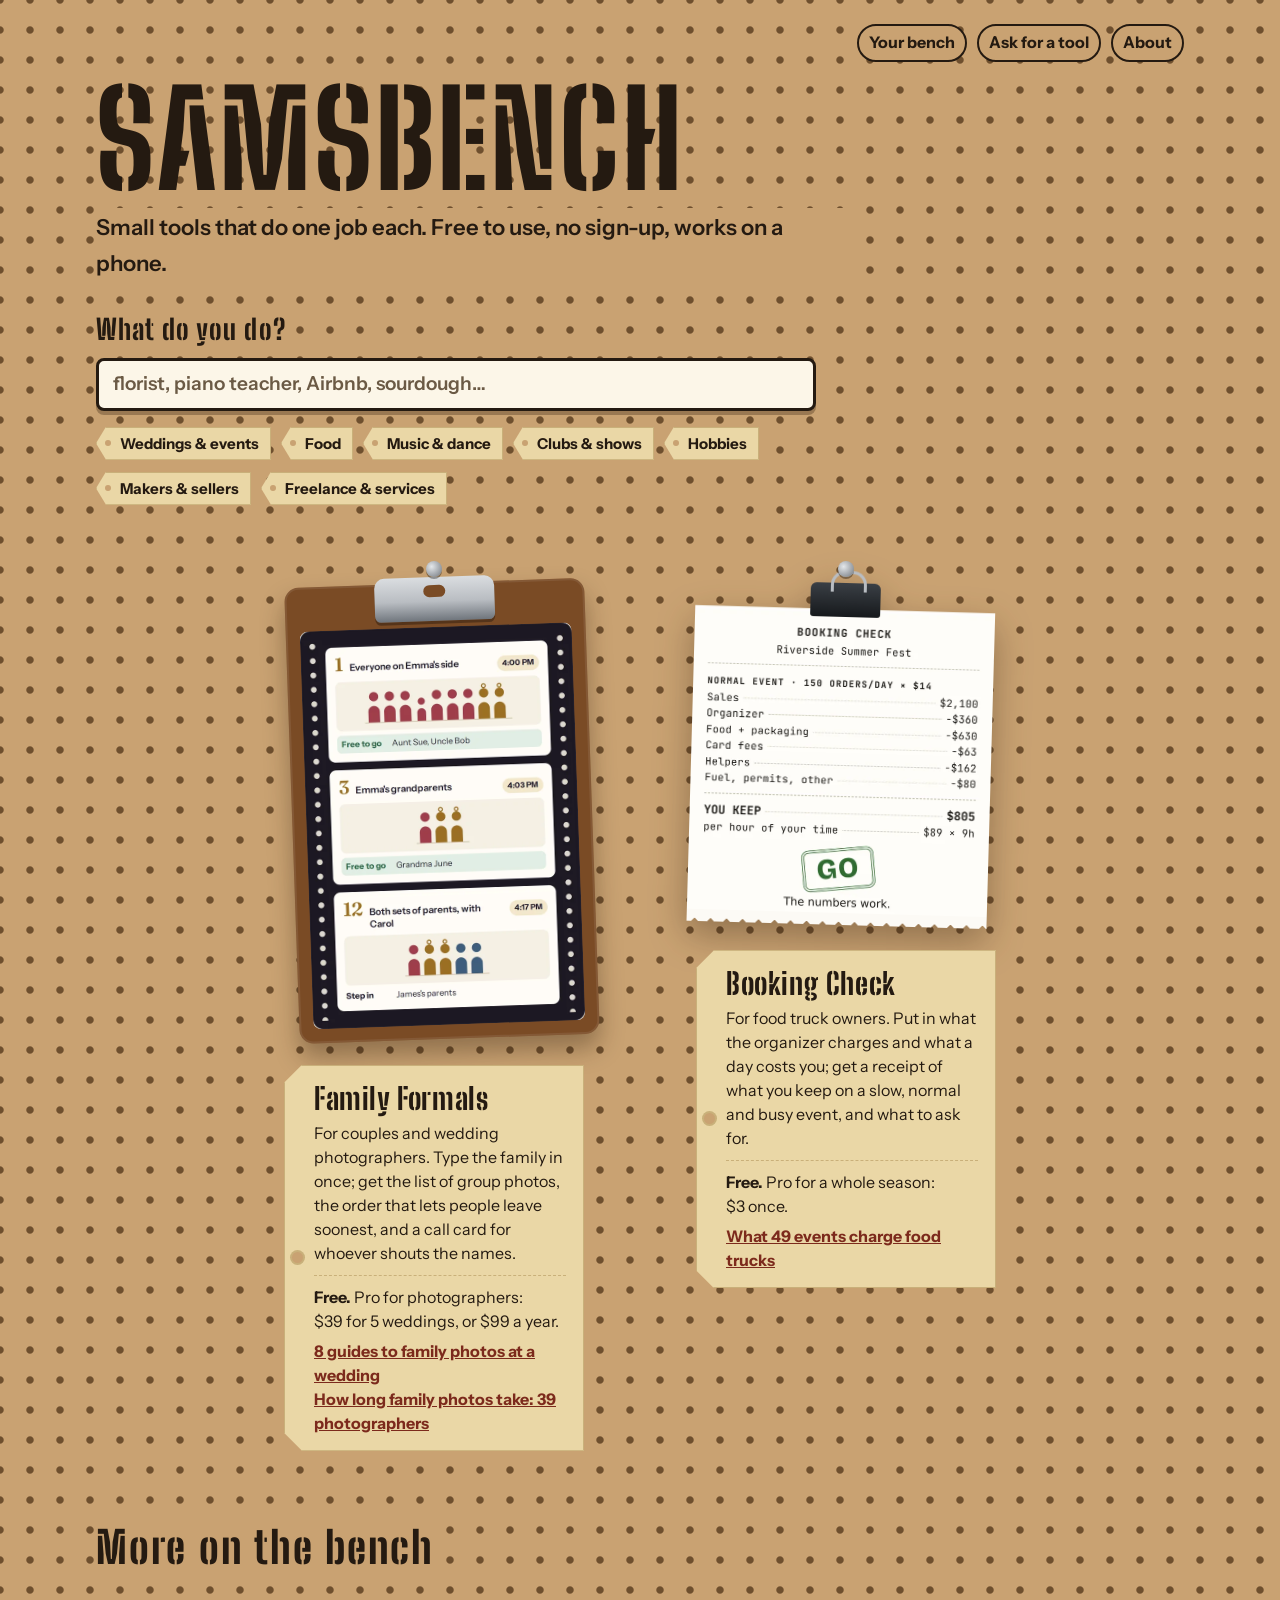
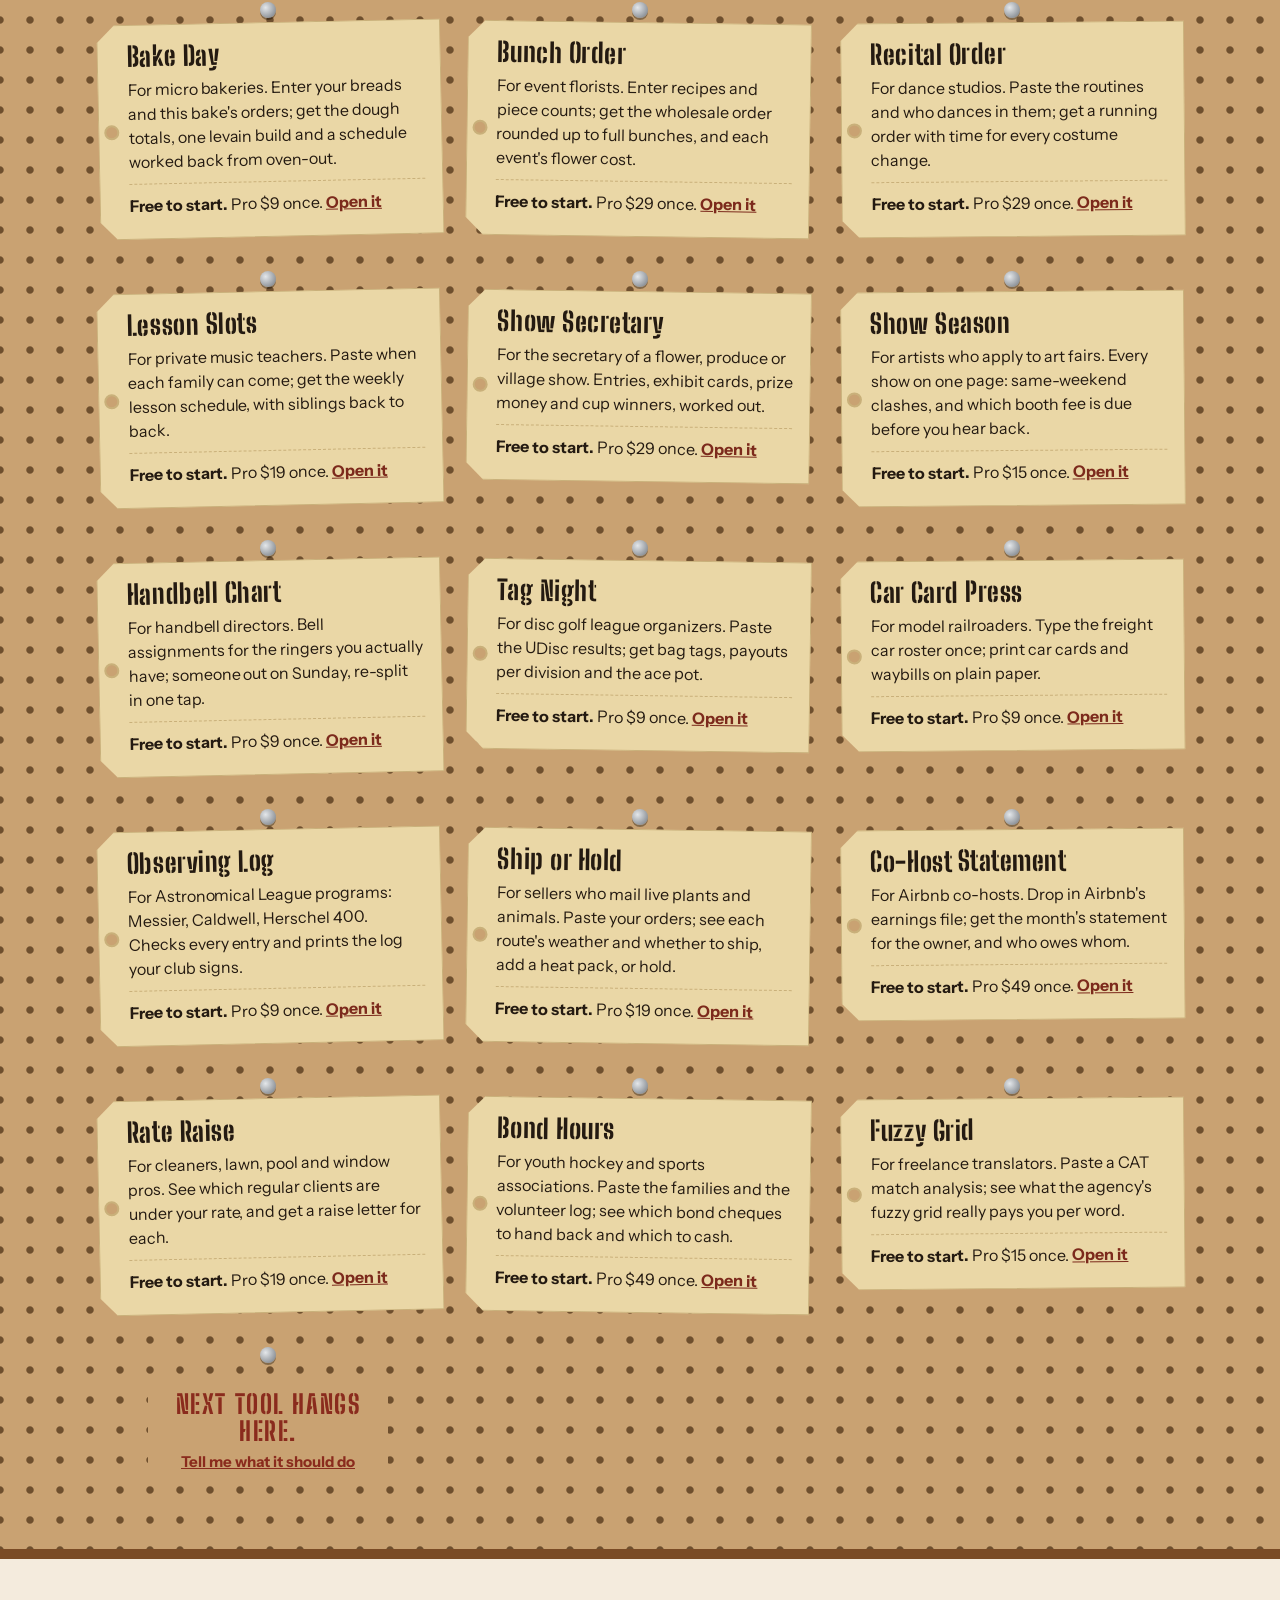
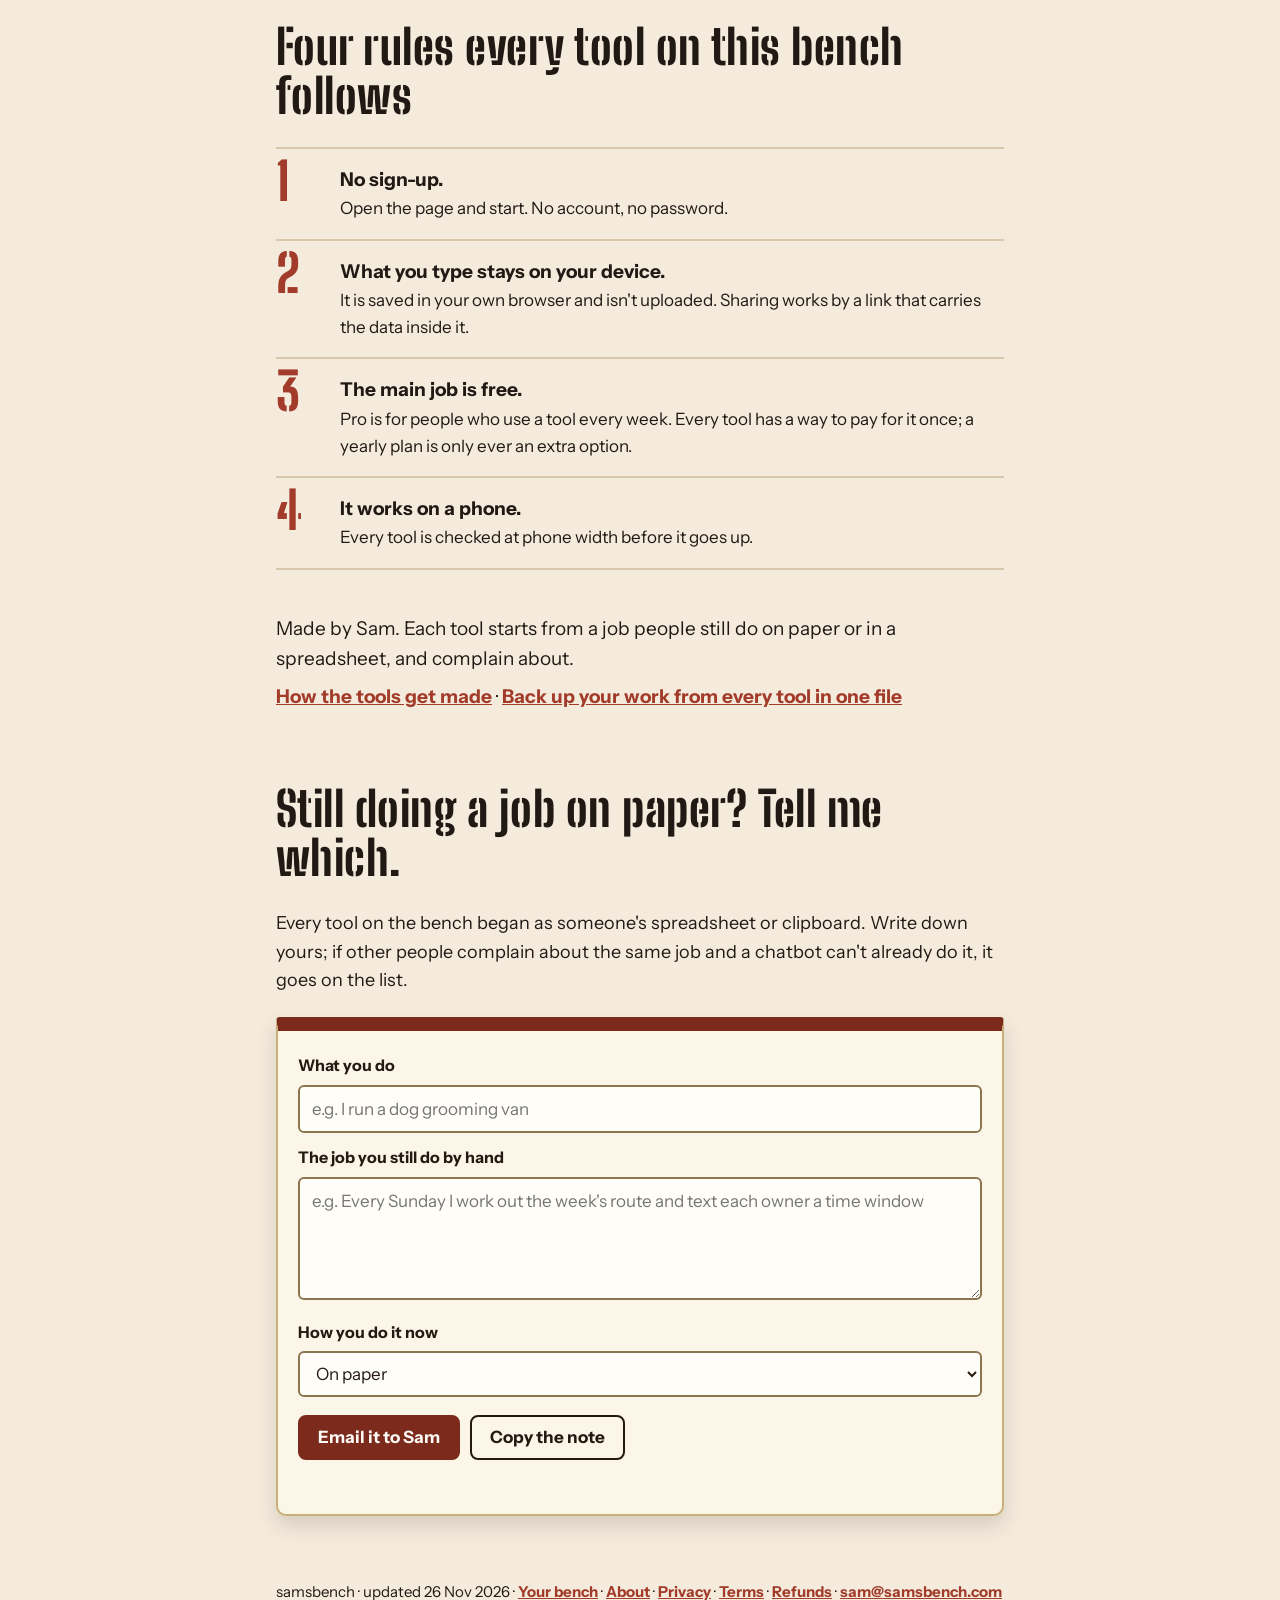
<file: index.html>
<!doctype html>
<html lang="en">
<head>
<meta charset="utf-8">
<meta name="viewport" content="width=device-width,initial-scale=1">
<title>samsbench · small tools that do one job each</title>
<meta name="description" content="Small web tools, one job each: wedding family photos, food truck bookings, micro bakery bake days, recital running orders, handbell charts, village show prize money and more. Free to start, no sign-up, works on a phone.">
<link rel="canonical" href="https://samsbench.com/">
<meta name="p:domain_verify" content="02de9fec3d98bda171ea58de4adf4663"/>
<link rel="icon" href="/favicon.ico" sizes="48x48">
<link rel="icon" href="/icon.svg" type="image/svg+xml">
<link rel="apple-touch-icon" href="/apple-touch-icon.png">
<link rel="manifest" href="/site.webmanifest">
<meta name="theme-color" content="#C9A272">
<meta property="og:type" content="website">
<meta property="og:site_name" content="samsbench">
<meta property="og:url" content="https://samsbench.com/">
<meta property="og:title" content="samsbench · small tools that do one job each">
<meta property="og:description" content="17 small web tools for wedding photographers, food trucks, micro bakeries, dance studios, show secretaries and more. Free to start, no sign-up, works on a phone.">
<meta property="og:image" content="https://samsbench.com/img/og.png">
<meta property="og:image:width" content="1200">
<meta property="og:image:height" content="630">
<meta name="twitter:card" content="summary_large_image">
<script type="application/ld+json">
{"@context":"https://schema.org","@graph":[
 {"@type":"Organization","@id":"https://samsbench.com/#org","name":"samsbench","url":"https://samsbench.com/","logo":"https://samsbench.com/icon-512.png"},
 {"@type":"WebSite","@id":"https://samsbench.com/#site","name":"samsbench","url":"https://samsbench.com/","publisher":{"@id":"https://samsbench.com/#org"},
  "potentialAction":{"@type":"SearchAction","target":{"@type":"EntryPoint","urlTemplate":"https://samsbench.com/?q={search_term_string}"},"query-input":"required name=search_term_string"}}
]}
</script>
<script src="/site.js" defer></script>
<link rel="preconnect" href="https://fonts.googleapis.com">
<link rel="preconnect" href="https://fonts.gstatic.com" crossorigin>
<link href="https://fonts.googleapis.com/css2?family=Big+Shoulders+Stencil+Display:wght@700;800&family=Instrument+Sans:wght@400;600;700&display=swap" rel="stylesheet">
<link rel="stylesheet" href="bench.css">
<script data-goatcounter="https://familyformals.goatcounter.com/count" async src="//gc.zgo.at/count.js"></script>
</head>
<body>

<header class="board">
  <div class="wrap">
    <nav class="topnav" aria-label="Site">
      <a href="/my/">Your bench</a>
      <a href="#ask">Ask for a tool</a>
      <a href="/about/">About</a>
    </nav>
    <h1 class="mark">SAMSBENCH</h1>
    <p class="lede">Small tools that do one job each. Free to use, no sign-up, works on a phone.</p>

    <p class="mine" id="mine" hidden><b>On this device:</b> <span class="mine-list"></span> <a class="mine-go" href="/my/">Your bench &rarr;</a></p>

    <form class="find" id="find" role="search" onsubmit="return false">
      <label class="find-label" for="find-q">What do you do?</label>
      <div class="find-row">
        <input id="find-q" type="search" autocomplete="off" spellcheck="false" placeholder="florist, piano teacher, Airbnb, sourdough&hellip;">
        <button type="button" id="find-clear" class="find-clear">Show all</button>
      </div>
      <div class="chips" aria-label="Filter by trade">
        <button type="button" class="chip" data-trade="weddings" aria-pressed="false">Weddings &amp; events</button>
        <button type="button" class="chip" data-trade="food" aria-pressed="false">Food</button>
        <button type="button" class="chip" data-trade="music" aria-pressed="false">Music &amp; dance</button>
        <button type="button" class="chip" data-trade="clubs" aria-pressed="false">Clubs &amp; shows</button>
        <button type="button" class="chip" data-trade="hobbies" aria-pressed="false">Hobbies</button>
        <button type="button" class="chip" data-trade="makers" aria-pressed="false">Makers &amp; sellers</button>
        <button type="button" class="chip" data-trade="services" aria-pressed="false">Freelance &amp; services</button>
      </div>
      <p class="find-status" id="find-status" role="status" aria-live="polite"></p>
    </form>

    <div class="none" id="find-none" hidden>
      <p class="paint">NOTHING ON THE BENCH FOR &ldquo;<span id="none-q"></span>&rdquo; YET</p>
      <p class="none-sub"><a href="#ask">Tell me the job you still do by hand</a>. That is how every tool here started.</p>
    </div>

    <div class="rack rack-two" data-rack>

      <div class="slot" data-tool="family-formals">
        <span class="peg" aria-hidden="true"></span>
        <a class="obj clipboard" href="https://samsbench.com/family-formals/?via=home" aria-label="Open Family Formals">
          <span class="clip" aria-hidden="true"></span>
          <img src="img/family-formals-cards.webp" width="300" height="439" alt="Family Formals call cards: photo 1, everyone on Emma's side at 4:00 PM, Aunt Sue and Uncle Bob free to go; photo 3, Emma's grandparents at 4:03 PM.">
        </a>
        <div class="tag">
          <h2><a href="https://samsbench.com/family-formals/?via=home">Family Formals</a></h2>
          <p>For couples and wedding photographers. Type the family in once; get the list of group photos, the order that lets people leave soonest, and a call card for whoever shouts the names.</p>
          <p class="price"><b>Free.</b> Pro for photographers: <span class="nw">$39 for 5 weddings,</span> or <span class="nw">$99 a year.</span></p>
          <p class="more"><a href="https://samsbench.com/family-formals/guides/">8 guides to family photos at a wedding</a></p>
          <p class="more"><a href="data/wedding-family-photo-times/">How long family photos take: 39 photographers</a></p>
        </div>
      </div>

      <div class="slot" data-tool="food-truck-event">
        <span class="peg" aria-hidden="true"></span>
        <a class="obj receipt" href="https://samsbench.com/food-truck-event/?via=home" aria-label="Open Booking Check">
          <span class="bulldog" aria-hidden="true"></span>
          <img src="img/booking-check-receipt.webp" width="300" height="304" alt="Booking Check receipt for Riverside Summer Fest: sales $2,100, organizer minus $360, you keep $805, $89 an hour over 9 hours, stamped GO.">
        </a>
        <div class="tag">
          <h2><a href="https://samsbench.com/food-truck-event/?via=home">Booking Check</a></h2>
          <p>For food truck owners. Put in what the organizer charges and what a day costs you; get a receipt of what you keep on a slow, normal and busy event, and what to ask for.</p>
          <p class="price"><b>Free.</b> Pro for a whole season: <span class="nw">$3 once.</span></p>
          <p class="more"><a href="data/food-truck-event-fees/">What 49 events charge food trucks</a></p>
        </div>
      </div>

    </div>

    <h2 class="shelf" data-hide-when-filtered>More on the bench</h2>
    <ul class="minis" data-rack>
      <li class="mini" data-tool="bake-day">
        <span class="peg" aria-hidden="true"></span>
        <div class="tag">
          <h3><a href="https://samsbench.com/bake-day/?via=home">Bake Day</a></h3>
          <p>For micro bakeries. Enter your breads and this bake's orders; get the dough totals, one levain build and a schedule worked back from oven-out.</p>
          <p class="price"><b>Free to start.</b> Pro <span class="nw">$9 once.</span> <a href="https://samsbench.com/bake-day/?via=home">Open it</a></p>
        </div>
      </li>
      <li class="mini" data-tool="bunch-order">
        <span class="peg" aria-hidden="true"></span>
        <div class="tag">
          <h3><a href="https://samsbench.com/bunch-order/?via=home">Bunch Order</a></h3>
          <p>For event florists. Enter recipes and piece counts; get the wholesale order rounded up to full bunches, and each event's flower cost.</p>
          <p class="price"><b>Free to start.</b> Pro <span class="nw">$29 once.</span> <a href="https://samsbench.com/bunch-order/?via=home">Open it</a></p>
        </div>
      </li>
      <li class="mini" data-tool="recital-order">
        <span class="peg" aria-hidden="true"></span>
        <div class="tag">
          <h3><a href="https://samsbench.com/recital-order/?via=home">Recital Order</a></h3>
          <p>For dance studios. Paste the routines and who dances in them; get a running order with time for every costume change.</p>
          <p class="price"><b>Free to start.</b> Pro <span class="nw">$29 once.</span> <a href="https://samsbench.com/recital-order/?via=home">Open it</a></p>
        </div>
      </li>
      <li class="mini" data-tool="lesson-slots">
        <span class="peg" aria-hidden="true"></span>
        <div class="tag">
          <h3><a href="https://samsbench.com/lesson-slots/?via=home">Lesson Slots</a></h3>
          <p>For private music teachers. Paste when each family can come; get the weekly lesson schedule, with siblings back to back.</p>
          <p class="price"><b>Free to start.</b> Pro <span class="nw">$19 once.</span> <a href="https://samsbench.com/lesson-slots/?via=home">Open it</a></p>
        </div>
      </li>
      <li class="mini" data-tool="show-secretary">
        <span class="peg" aria-hidden="true"></span>
        <div class="tag">
          <h3><a href="https://samsbench.com/show-secretary/?via=home">Show Secretary</a></h3>
          <p>For the secretary of a flower, produce or village show. Entries, exhibit cards, prize money and cup winners, worked out.</p>
          <p class="price"><b>Free to start.</b> Pro <span class="nw">$29 once.</span> <a href="https://samsbench.com/show-secretary/?via=home">Open it</a></p>
        </div>
      </li>
      <li class="mini" data-tool="fair-season">
        <span class="peg" aria-hidden="true"></span>
        <div class="tag">
          <h3><a href="https://samsbench.com/fair-season/?via=home">Show Season</a></h3>
          <p>For artists who apply to art fairs. Every show on one page: same-weekend clashes, and which booth fee is due before you hear back.</p>
          <p class="price"><b>Free to start.</b> Pro <span class="nw">$15 once.</span> <a href="https://samsbench.com/fair-season/?via=home">Open it</a></p>
        </div>
      </li>
      <li class="mini" data-tool="handbell-chart">
        <span class="peg" aria-hidden="true"></span>
        <div class="tag">
          <h3><a href="https://samsbench.com/handbell-chart/?via=home">Handbell Chart</a></h3>
          <p>For handbell directors. Bell assignments for the ringers you actually have; someone out on Sunday, re-split in one tap.</p>
          <p class="price"><b>Free to start.</b> Pro <span class="nw">$9 once.</span> <a href="https://samsbench.com/handbell-chart/?via=home">Open it</a></p>
        </div>
      </li>
      <li class="mini" data-tool="discgolf-league">
        <span class="peg" aria-hidden="true"></span>
        <div class="tag">
          <h3><a href="https://samsbench.com/discgolf-league/?via=home">Tag Night</a></h3>
          <p>For disc golf league organizers. Paste the UDisc results; get bag tags, payouts per division and the ace pot.</p>
          <p class="price"><b>Free to start.</b> Pro <span class="nw">$9 once.</span> <a href="https://samsbench.com/discgolf-league/?via=home">Open it</a></p>
        </div>
      </li>
      <li class="mini" data-tool="car-cards">
        <span class="peg" aria-hidden="true"></span>
        <div class="tag">
          <h3><a href="https://samsbench.com/car-cards/?via=home">Car Card Press</a></h3>
          <p>For model railroaders. Type the freight car roster once; print car cards and waybills on plain paper.</p>
          <p class="price"><b>Free to start.</b> Pro <span class="nw">$9 once.</span> <a href="https://samsbench.com/car-cards/?via=home">Open it</a></p>
        </div>
      </li>
      <li class="mini" data-tool="observing-log">
        <span class="peg" aria-hidden="true"></span>
        <div class="tag">
          <h3><a href="https://samsbench.com/observing-log/?via=home">Observing Log</a></h3>
          <p>For Astronomical League programs: Messier, Caldwell, Herschel 400. Checks every entry and prints the log your club signs.</p>
          <p class="price"><b>Free to start.</b> Pro <span class="nw">$9 once.</span> <a href="https://samsbench.com/observing-log/?via=home">Open it</a></p>
        </div>
      </li>
      <li class="mini" data-tool="ship-or-hold">
        <span class="peg" aria-hidden="true"></span>
        <div class="tag">
          <h3><a href="https://samsbench.com/ship-or-hold/?via=home">Ship or Hold</a></h3>
          <p>For sellers who mail live plants and animals. Paste your orders; see each route's weather and whether to ship, add a heat pack, or hold.</p>
          <p class="price"><b>Free to start.</b> Pro <span class="nw">$19 once.</span> <a href="https://samsbench.com/ship-or-hold/?via=home">Open it</a></p>
        </div>
      </li>
      <li class="mini" data-tool="cohost-statement">
        <span class="peg" aria-hidden="true"></span>
        <div class="tag">
          <h3><a href="https://samsbench.com/cohost-statement/?via=home">Co-Host Statement</a></h3>
          <p>For Airbnb co-hosts. Drop in Airbnb's earnings file; get the month's statement for the owner, and who owes whom.</p>
          <p class="price"><b>Free to start.</b> Pro <span class="nw">$49 once.</span> <a href="https://samsbench.com/cohost-statement/?via=home">Open it</a></p>
        </div>
      </li>
      <li class="mini" data-tool="rate-raise">
        <span class="peg" aria-hidden="true"></span>
        <div class="tag">
          <h3><a href="https://samsbench.com/rate-raise/?via=home">Rate Raise</a></h3>
          <p>For cleaners, lawn, pool and window pros. See which regular clients are under your rate, and get a raise letter for each.</p>
          <p class="price"><b>Free to start.</b> Pro <span class="nw">$19 once.</span> <a href="https://samsbench.com/rate-raise/?via=home">Open it</a></p>
        </div>
      </li>
      <li class="mini" data-tool="bond-hours">
        <span class="peg" aria-hidden="true"></span>
        <div class="tag">
          <h3><a href="https://samsbench.com/bond-hours/?via=home">Bond Hours</a></h3>
          <p>For youth hockey and sports associations. Paste the families and the volunteer log; see which bond cheques to hand back and which to cash.</p>
          <p class="price"><b>Free to start.</b> Pro <span class="nw">$49 once.</span> <a href="https://samsbench.com/bond-hours/?via=home">Open it</a></p>
        </div>
      </li>
      <li class="mini" data-tool="fuzzy-grid">
        <span class="peg" aria-hidden="true"></span>
        <div class="tag">
          <h3><a href="https://samsbench.com/fuzzy-grid/?via=home">Fuzzy Grid</a></h3>
          <p>For freelance translators. Paste a CAT match analysis; see what the agency's fuzzy grid really pays you per word.</p>
          <p class="price"><b>Free to start.</b> Pro <span class="nw">$15 once.</span> <a href="https://samsbench.com/fuzzy-grid/?via=home">Open it</a></p>
        </div>
      </li>
      <li class="mini mini-empty" data-hide-when-filtered>
        <span class="peg" aria-hidden="true"></span>
        <a class="paint" href="#ask">NEXT TOOL HANGS HERE. <span class="paint-sub">Tell me what it should do</span></a>
      </li>
    </ul>
  </div>
</header>

<main class="paper">
  <div class="wrap narrow">
    <h2 class="h">Four rules every tool on this bench follows</h2>
    <ol class="rules">
      <li><b>No sign-up.</b> Open the page and start. No account, no password.</li>
      <li><b>What you type stays on your device.</b> It is saved in your own browser and isn't uploaded. Sharing works by a link that carries the data inside it.</li>
      <li><b>The main job is free.</b> Pro is for people who use a tool every week. Every tool has a way to pay for it once; a yearly plan is only ever an extra option.</li>
      <li><b>It works on a phone.</b> Every tool is checked at phone width before it goes up.</li>
    </ol>

    <div class="maker">
      <p>Made by Sam. Each tool starts from a job people still do on paper or in a spreadsheet, and complain about.</p>
      <p><a href="/about/">How the tools get made</a> · <a href="/my/">Back up your work from every tool in one file</a></p>
    </div>

    <section class="ask" id="ask" aria-labelledby="ask-h">
      <h2 class="h" id="ask-h">Still doing a job on paper? Tell me which.</h2>
      <p class="ask-lede">Every tool on the bench began as someone's spreadsheet or clipboard. Write down yours; if other people complain about the same job and a chatbot can't already do it, it goes on the list.</p>
      <form id="ask-form" class="ask-card" novalidate>
        <label for="ask-who">What you do</label>
        <input id="ask-who" maxlength="80" placeholder="e.g. I run a dog grooming van" autocomplete="organization-title">
        <label for="ask-job">The job you still do by hand</label>
        <textarea id="ask-job" rows="4" maxlength="1500" placeholder="e.g. Every Sunday I work out the week's route and text each owner a time window"></textarea>
        <label for="ask-now">How you do it now</label>
        <select id="ask-now">
          <option>On paper</option>
          <option>In a spreadsheet</option>
          <option>In an app I don't like</option>
          <option>In my head</option>
        </select>
        <div class="ask-acts">
          <button type="submit" class="btn">Email it to Sam</button>
          <button type="button" class="btn ghost" id="ask-copy">Copy the note</button>
        </div>
        <p class="ask-msg" id="ask-msg" role="status" aria-live="polite"></p>
      </form>
    </section>
  </div>
</main>

<footer class="foot">
  <div class="wrap narrow">samsbench · updated 26 Nov 2026 · <a href="/my/">Your bench</a> · <a href="/about/">About</a> · <a href="/privacy/">Privacy</a> · <a href="/terms/">Terms</a> · <a href="/refund/">Refunds</a> · <a href="mailto:sam@samsbench.com">sam@samsbench.com</a></div>
</footer>

</body>
</html>
</file>
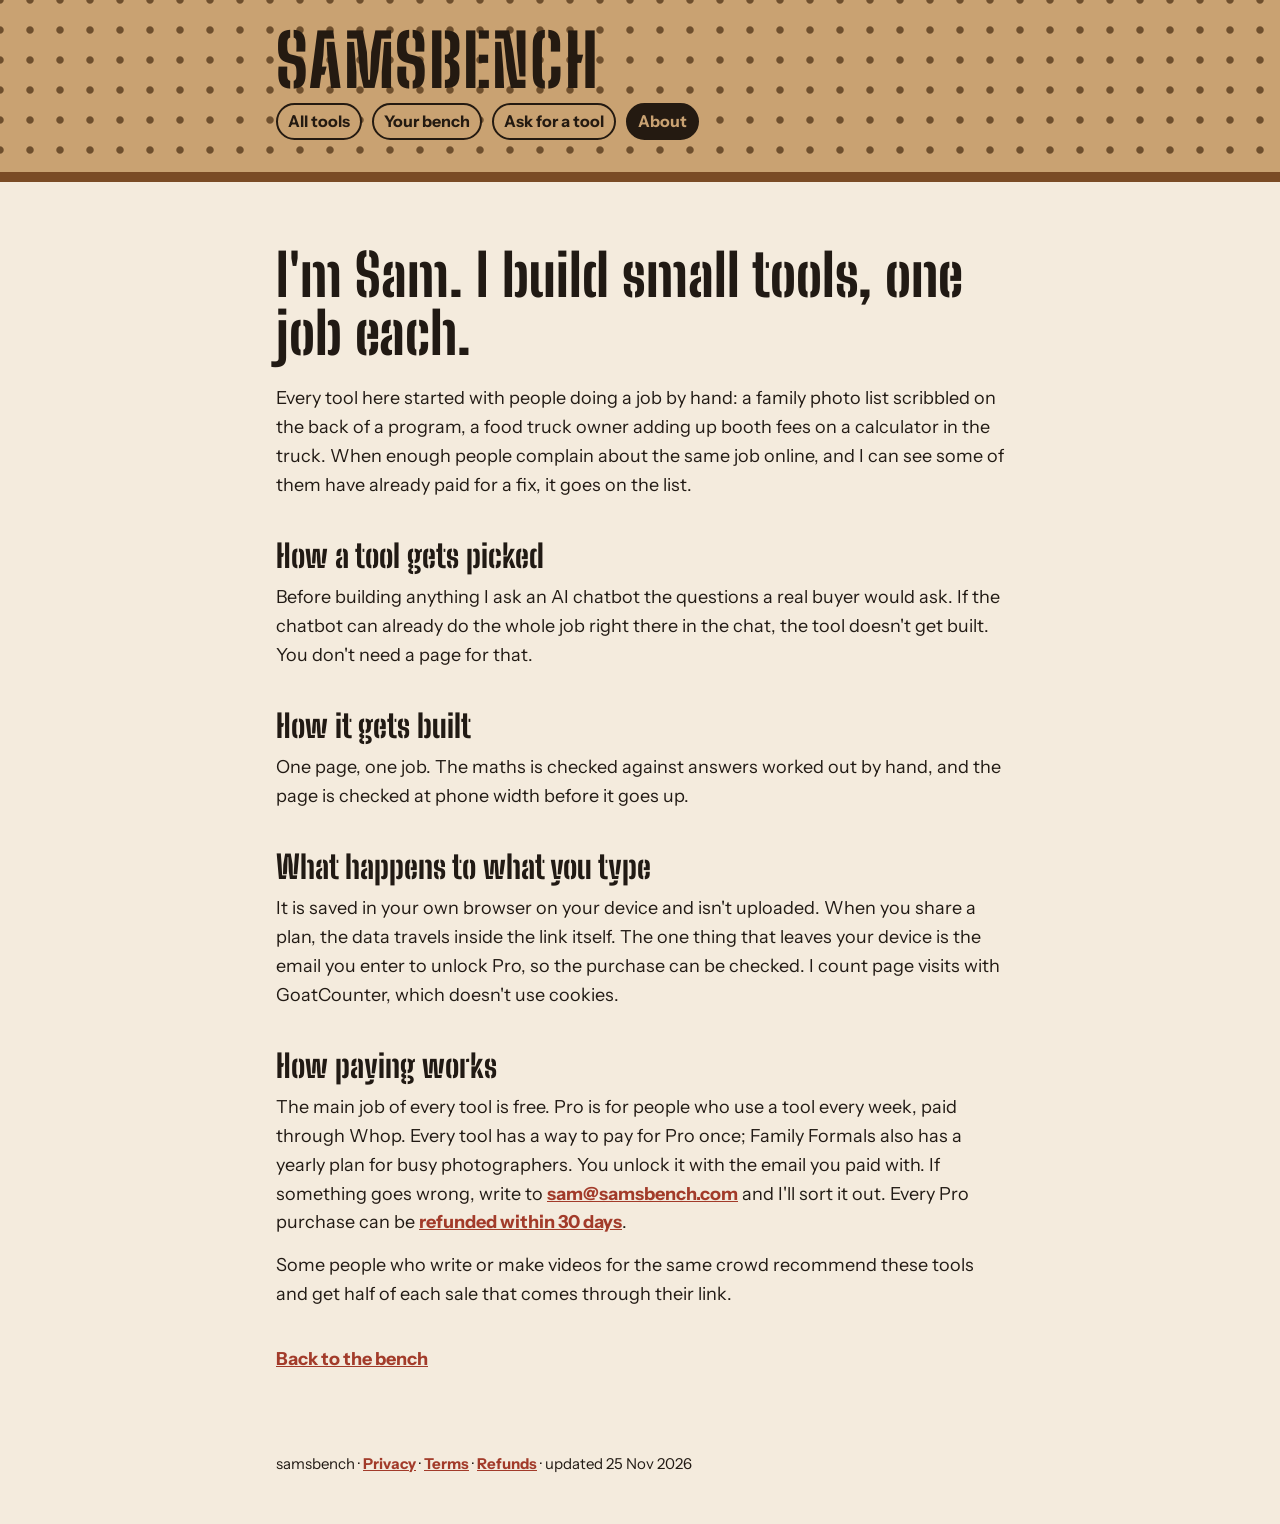
<file: about/index.html>
<!doctype html>
<html lang="en">
<head>
<meta charset="utf-8">
<meta name="viewport" content="width=device-width,initial-scale=1">
<title>About samsbench · how the tools get made</title>
<meta name="description" content="Who makes the samsbench tools, how a tool gets picked and built, what happens to what you type, and how paying works.">
<link rel="canonical" href="https://samsbench.com/about/">
<meta property="og:type" content="website">
<meta property="og:site_name" content="samsbench">
<meta property="og:url" content="https://samsbench.com/about/">
<meta property="og:title" content="About samsbench · how the tools get made">
<meta property="og:description" content="Who makes the samsbench tools, how a tool gets picked and built, what happens to what you type, and how paying works.">
<meta property="og:image" content="https://samsbench.com/img/og.png">
<meta name="twitter:card" content="summary_large_image">
<link rel="icon" href="/favicon.ico" sizes="48x48">
<link rel="icon" href="/icon.svg" type="image/svg+xml">
<link rel="apple-touch-icon" href="/apple-touch-icon.png">
<link rel="manifest" href="/site.webmanifest">
<meta name="theme-color" content="#C9A272">
<link rel="preconnect" href="https://fonts.googleapis.com">
<link rel="preconnect" href="https://fonts.gstatic.com" crossorigin>
<link href="https://fonts.googleapis.com/css2?family=Big+Shoulders+Stencil+Display:wght@700;800&family=Instrument+Sans:wght@400;600;700&display=swap" rel="stylesheet">
<link rel="stylesheet" href="../bench.css">
<style>
.board.short{padding:28px 0 32px}
.board.short .mark{font-size:clamp(44px,8vw,72px)}
.board.short .mark a{color:var(--ink);text-decoration:none}
.prose h1{font:800 clamp(38px,6vw,58px)/1 "Big Shoulders Stencil Display",Impact,sans-serif;margin:0 0 22px}
.prose h2{font:800 32px/1.05 "Big Shoulders Stencil Display",Impact,sans-serif;margin:40px 0 10px}
.prose p{margin:0 0 14px;font-size:18px}
.prose a{color:var(--accent);font-weight:700}
</style>
<script data-goatcounter="https://familyformals.goatcounter.com/count" async src="//gc.zgo.at/count.js"></script>
</head>
<body>

<header class="board short">
  <div class="wrap narrow bar">
    <p class="mark"><a href="/">SAMSBENCH</a></p>
    <nav class="topnav" aria-label="Site"><a href="/">All tools</a><a href="/my/">Your bench</a><a href="/#ask">Ask for a tool</a><a href="/about/" aria-current="page">About</a></nav>
  </div>
</header>

<main class="paper">
  <article class="wrap narrow prose">
    <h1>I'm Sam. I build small tools, one job each.</h1>

    <p>Every tool here started with people doing a job by hand: a family photo list scribbled on the back of a program, a food truck owner adding up booth fees on a calculator in the truck. When enough people complain about the same job online, and I can see some of them have already paid for a fix, it goes on the list.</p>

    <h2>How a tool gets picked</h2>
    <p>Before building anything I ask an AI chatbot the questions a real buyer would ask. If the chatbot can already do the whole job right there in the chat, the tool doesn't get built. You don't need a page for that.</p>

    <h2>How it gets built</h2>
    <p>One page, one job. The maths is checked against answers worked out by hand, and the page is checked at phone width before it goes up.</p>

    <h2>What happens to what you type</h2>
    <p>It is saved in your own browser on your device and isn't uploaded. When you share a plan, the data travels inside the link itself. The one thing that leaves your device is the email you enter to unlock Pro, so the purchase can be checked. I count page visits with GoatCounter, which doesn't use cookies.</p>

    <h2>How paying works</h2>
    <p>The main job of every tool is free. Pro is for people who use a tool every week, paid through Whop. Every tool has a way to pay for Pro once; Family Formals also has a yearly plan for busy photographers. You unlock it with the email you paid with. If something goes wrong, write to <a href="mailto:sam@samsbench.com">sam@samsbench.com</a> and I'll sort it out. Every Pro purchase can be <a href="../refund/">refunded within 30 days</a>.</p>
    <p>Some people who write or make videos for the same crowd recommend these tools and get half of each sale that comes through their link.</p>

    <p style="margin-top:36px"><a href="../">Back to the bench</a></p>
  </article>
</main>

<footer class="foot">
  <div class="wrap narrow">samsbench · <a href="../privacy/">Privacy</a> · <a href="../terms/">Terms</a> · <a href="../refund/">Refunds</a> · updated 25 Nov 2026</div>
</footer>

</body>
</html>
</file>
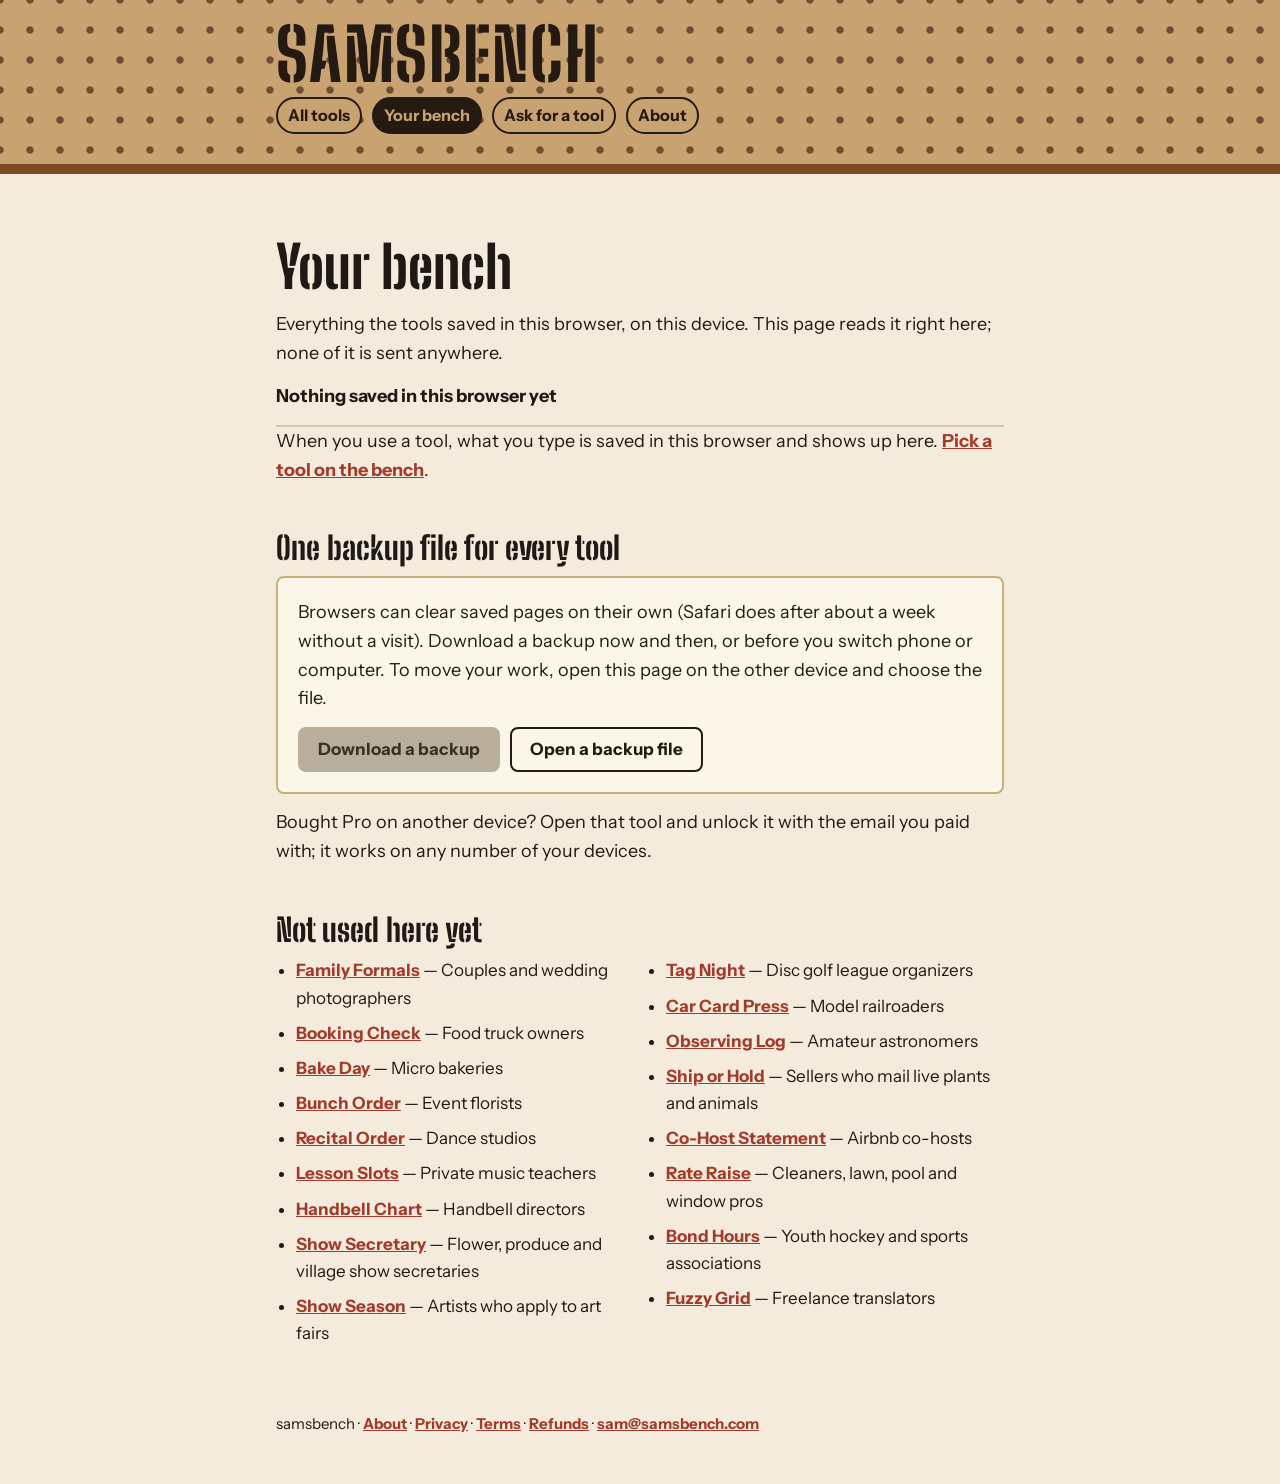
<file: my/index.html>
<!doctype html>
<html lang="en">
<head>
<meta charset="utf-8">
<meta name="viewport" content="width=device-width,initial-scale=1">
<title>Your bench · samsbench</title>
<meta name="description" content="See which samsbench tools have work saved in this browser, which have Pro, and back everything up to one file you can open on another device.">
<link rel="canonical" href="https://samsbench.com/my/">
<link rel="icon" href="/favicon.ico" sizes="48x48">
<link rel="icon" href="/icon.svg" type="image/svg+xml">
<link rel="apple-touch-icon" href="/apple-touch-icon.png">
<link rel="manifest" href="/site.webmanifest">
<meta name="theme-color" content="#C9A272">
<meta property="og:title" content="Your bench · samsbench">
<meta property="og:description" content="Everything the samsbench tools saved in this browser, and one backup file for all of it.">
<meta property="og:image" content="https://samsbench.com/img/og.png">
<link rel="preconnect" href="https://fonts.googleapis.com">
<link rel="preconnect" href="https://fonts.gstatic.com" crossorigin>
<link href="https://fonts.googleapis.com/css2?family=Big+Shoulders+Stencil+Display:wght@700;800&family=Instrument+Sans:wght@400;600;700&display=swap" rel="stylesheet">
<link rel="stylesheet" href="/bench.css">
<style>
.prose h1{font:800 clamp(38px,6vw,58px)/1 "Big Shoulders Stencil Display",Impact,sans-serif;margin:0 0 14px}
.prose h2{font:800 32px/1.05 "Big Shoulders Stencil Display",Impact,sans-serif;margin:48px 0 10px}
.prose p{margin:0 0 14px;font-size:18px}
.prose a{color:var(--accent);font-weight:700}
.prose a.btn{color:#FCFAF5}
.count{font-size:19px;font-weight:700;margin:0 0 18px}
.bench-list{list-style:none;margin:0;padding:0;border-top:2px solid var(--rule)}
.bench-row{display:grid;grid-template-columns:1fr auto auto;align-items:center;gap:10px 18px;padding:14px 0;border-bottom:2px solid var(--rule)}
.bench-row h3{font:800 28px/1 "Big Shoulders Stencil Display",Impact,sans-serif;letter-spacing:.02em;margin:0}
.bench-row h3 a{color:var(--paper-ink);text-decoration:none}
.bench-row h3 a:hover{text-decoration:underline}
.bench-meta{margin:4px 0 0!important;font-size:16px!important}
.stamp{font:800 18px/1 "Big Shoulders Stencil Display",Impact,sans-serif;letter-spacing:.12em;color:var(--accent);
  border:3px solid var(--accent);border-radius:4px;padding:5px 8px 3px;transform:rotate(-4deg)}
.stamp.free{color:var(--paper-ink);border-color:var(--rule);transform:none}
.bench-acts{display:flex;gap:8px}
.bench-acts .btn{font-size:16px;padding:10px 14px}
.empty{font-size:18px}
.rest{columns:2;column-gap:32px;padding-left:20px;margin:0}
.rest li{margin:0 0 8px;break-inside:avoid}
.flash{background:var(--tag);color:var(--tag-ink);border-left:6px solid #2F5A1E;padding:12px 14px;font-weight:600;margin:0 0 18px}
.flash.bad{border-left-color:#7C2A1C}
.backup-card{background:#FCF6E8;color:var(--tag-ink);border:2px solid var(--tag-edge);border-radius:8px;padding:20px}
.backup-card p{color:var(--tag-ink)}
.backup-card .btn.ghost{color:var(--tag-ink)}
.acts{display:flex;flex-wrap:wrap;gap:10px;align-items:center;margin-top:6px}
.file-btn{position:relative;overflow:hidden}
.file-btn input{position:absolute;inset:0;opacity:0;cursor:pointer;width:100%}
.file-btn:focus-within{outline:3px solid var(--ink);outline-offset:2px}
.restore{margin-top:16px;border-top:2px dashed var(--tag-edge);padding-top:14px}
@media (max-width:640px){
  .bench-row{grid-template-columns:1fr auto}
  .bench-acts{grid-column:1 / -1}
  .rest{columns:1}
}
</style>
<script data-goatcounter="https://familyformals.goatcounter.com/count" async src="//gc.zgo.at/count.js"></script>
<script src="/site.js" defer></script>
</head>
<body>

<header class="board short">
  <div class="wrap narrow bar">
    <p class="mark"><a href="/">SAMSBENCH</a></p>
    <nav class="topnav" aria-label="Site"><a href="/">All tools</a><a href="/my/" aria-current="page">Your bench</a><a href="/#ask">Ask for a tool</a><a href="/about/">About</a></nav>
  </div>
</header>

<main class="paper">
  <article class="wrap narrow prose">
    <h1>Your bench</h1>
    <p>Everything the tools saved in this browser, on this device. This page reads it right here; none of it is sent anywhere.</p>

    <p class="flash" id="flash" role="status" aria-live="polite" hidden></p>
    <p class="count" id="bench-count">Looking&hellip;</p>
    <ul class="bench-list" id="bench"></ul>

    <section id="backup" aria-labelledby="backup-h">
      <h2 id="backup-h">One backup file for every tool</h2>
      <div class="backup-card">
        <p>Browsers can clear saved pages on their own (Safari does after about a week without a visit). Download a backup now and then, or before you switch phone or computer. To move your work, open this page on the other device and choose the file.</p>
        <div class="acts">
          <button type="button" class="btn" id="dl">Download a backup</button>
          <label class="btn ghost file-btn">Open a backup file<input type="file" id="up" accept="application/json,.json"></label>
        </div>
        <div class="restore" id="restore" hidden>
          <p id="restore-what"></p>
          <div class="acts">
            <button type="button" class="btn" id="restore-go">Put it back</button>
            <button type="button" class="btn ghost" id="restore-no">Cancel</button>
          </div>
        </div>
      </div>
      <p style="margin-top:14px">Bought Pro on another device? Open that tool and unlock it with the email you paid with; it works on any number of your devices.</p>
    </section>

    <section id="rest-wrap" hidden>
      <h2>Not used here yet</h2>
      <ul class="rest" id="rest"></ul>
    </section>
  </article>
</main>

<footer class="foot">
  <div class="wrap narrow">samsbench · <a href="/about/">About</a> · <a href="/privacy/">Privacy</a> · <a href="/terms/">Terms</a> · <a href="/refund/">Refunds</a> · <a href="mailto:sam@samsbench.com">sam@samsbench.com</a></div>
</footer>

</body>
</html>
</file>
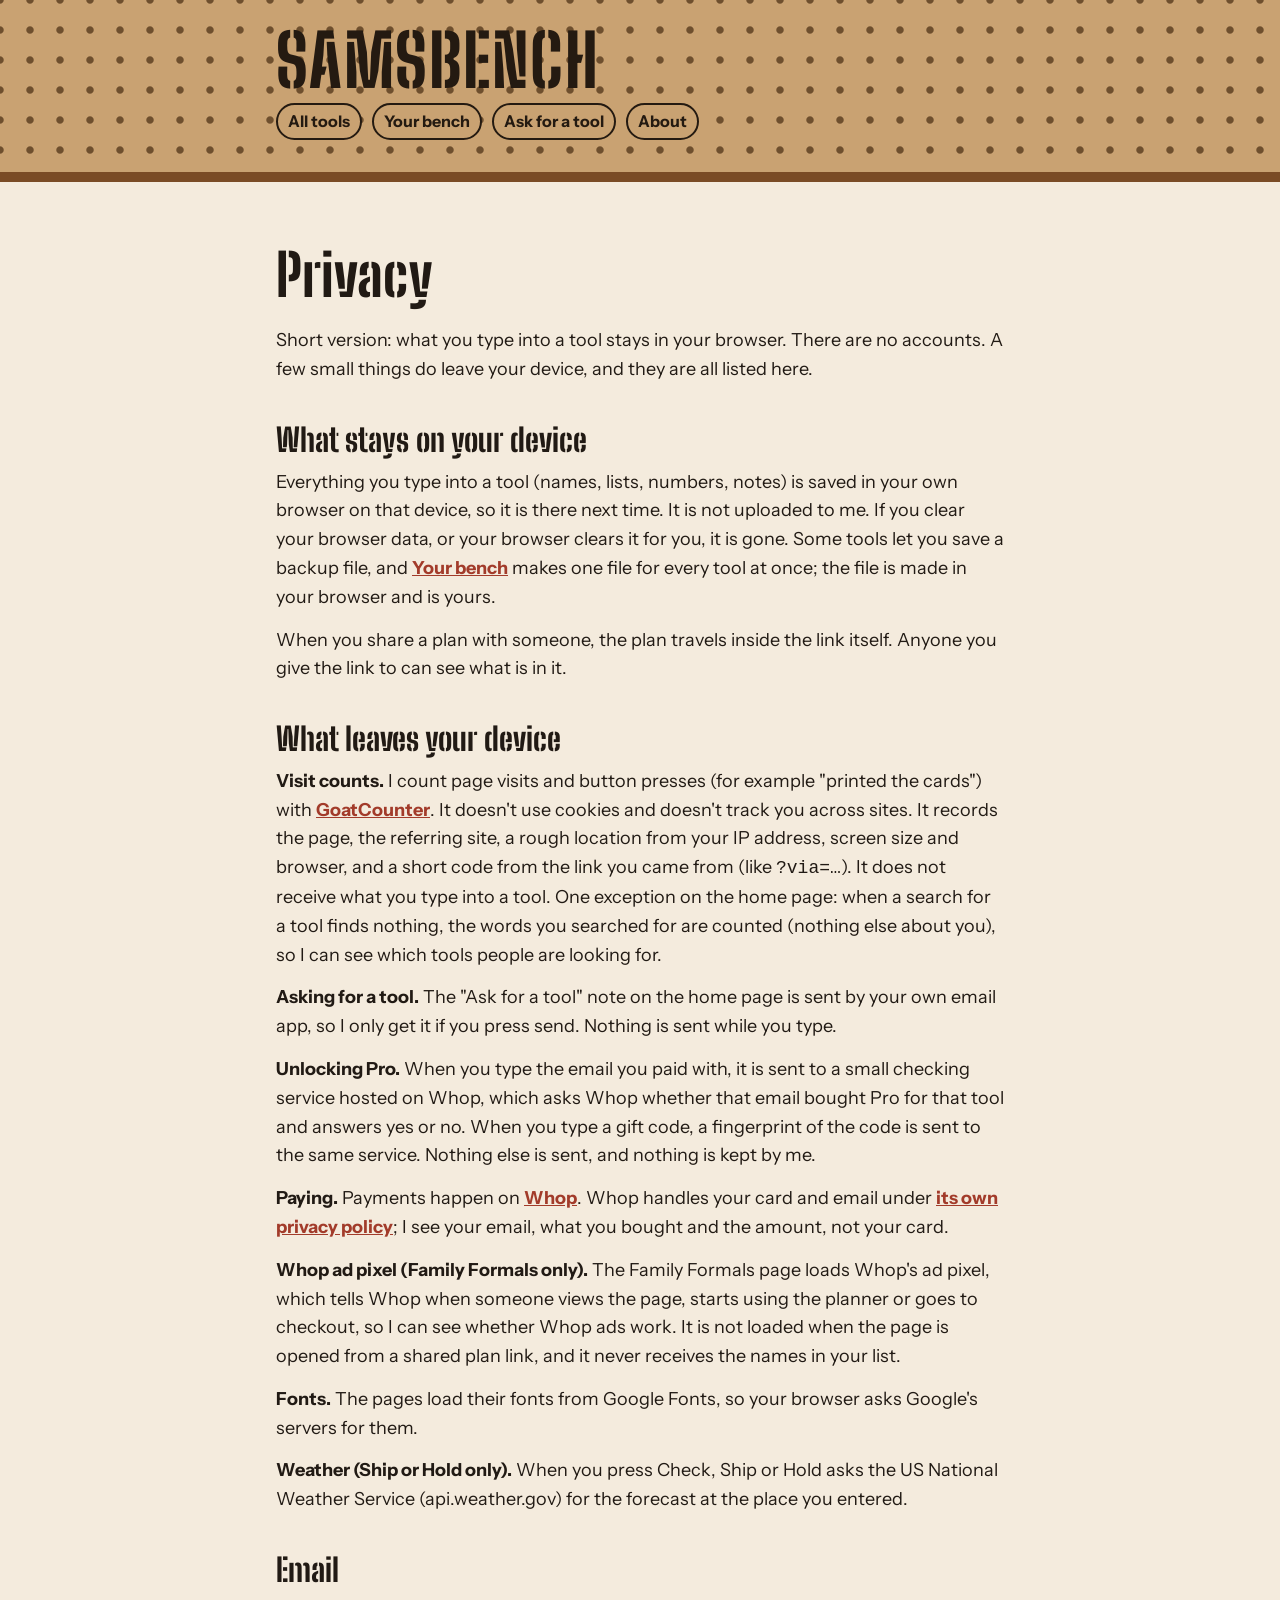
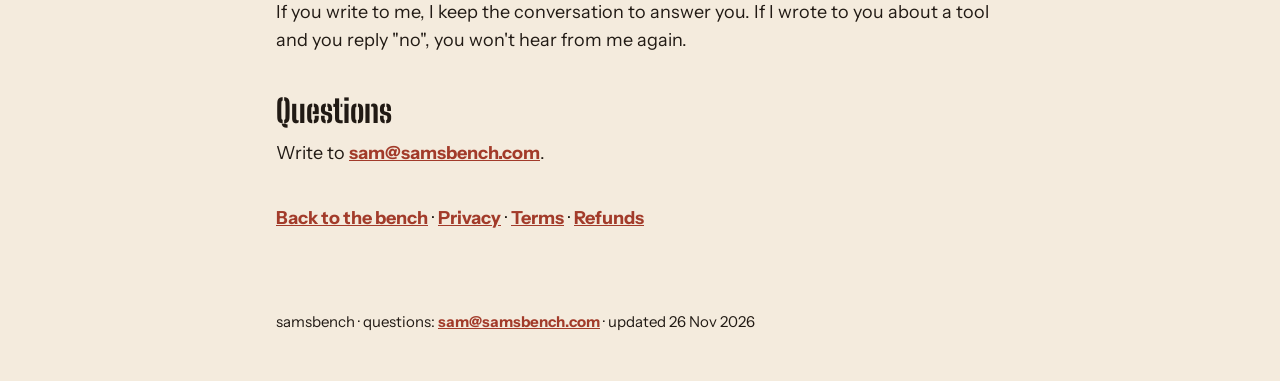
<file: privacy/index.html>
<!doctype html>
<html lang="en">
<head>
<meta charset="utf-8">
<meta name="viewport" content="width=device-width,initial-scale=1">
<title>Privacy · samsbench</title>
<meta name="description" content="What the samsbench tools keep, what they send and to whom: your data stays in your browser; visit counts by GoatCounter; payments and purchase checks by Whop.">
<link rel="canonical" href="https://samsbench.com/privacy/">
<meta property="og:type" content="website">
<meta property="og:site_name" content="samsbench">
<meta property="og:url" content="https://samsbench.com/privacy/">
<meta property="og:title" content="Privacy · samsbench">
<meta property="og:description" content="What the samsbench tools keep, what they send and to whom: your data stays in your browser; visit counts by GoatCounter; payments and purchase checks by Whop.">
<meta property="og:image" content="https://samsbench.com/img/og.png">
<meta name="twitter:card" content="summary_large_image">
<link rel="icon" href="/favicon.ico" sizes="48x48">
<link rel="icon" href="/icon.svg" type="image/svg+xml">
<link rel="apple-touch-icon" href="/apple-touch-icon.png">
<link rel="manifest" href="/site.webmanifest">
<meta name="theme-color" content="#C9A272">
<link rel="preconnect" href="https://fonts.googleapis.com">
<link rel="preconnect" href="https://fonts.gstatic.com" crossorigin>
<link href="https://fonts.googleapis.com/css2?family=Big+Shoulders+Stencil+Display:wght@700;800&family=Instrument+Sans:wght@400;600;700&display=swap" rel="stylesheet">
<link rel="stylesheet" href="../bench.css">
<style>
.board.short{padding:28px 0 32px}
.board.short .mark{font-size:clamp(44px,8vw,72px)}
.board.short .mark a{color:var(--ink);text-decoration:none}
.prose h1{font:800 clamp(38px,6vw,58px)/1 "Big Shoulders Stencil Display",Impact,sans-serif;margin:0 0 22px}
.prose h2{font:800 32px/1.05 "Big Shoulders Stencil Display",Impact,sans-serif;margin:40px 0 10px}
.prose p{margin:0 0 14px;font-size:18px}
.prose a{color:var(--accent);font-weight:700}
</style>
<script data-goatcounter="https://familyformals.goatcounter.com/count" async src="//gc.zgo.at/count.js"></script>
</head>
<body>

<header class="board short">
  <div class="wrap narrow bar">
    <p class="mark"><a href="/">SAMSBENCH</a></p>
    <nav class="topnav" aria-label="Site"><a href="/">All tools</a><a href="/my/">Your bench</a><a href="/#ask">Ask for a tool</a><a href="/about/">About</a></nav>
  </div>
</header>

<main class="paper">
  <article class="wrap narrow prose">
    <h1>Privacy</h1>
    <p>Short version: what you type into a tool stays in your browser. There are no accounts. A few small things do leave your device, and they are all listed here.</p>

    <h2>What stays on your device</h2>
    <p>Everything you type into a tool (names, lists, numbers, notes) is saved in your own browser on that device, so it is there next time. It is not uploaded to me. If you clear your browser data, or your browser clears it for you, it is gone. Some tools let you save a backup file, and <a href="/my/">Your bench</a> makes one file for every tool at once; the file is made in your browser and is yours.</p>
    <p>When you share a plan with someone, the plan travels inside the link itself. Anyone you give the link to can see what is in it.</p>

    <h2>What leaves your device</h2>
    <p><b>Visit counts.</b> I count page visits and button presses (for example "printed the cards") with <a href="https://www.goatcounter.com/">GoatCounter</a>. It doesn't use cookies and doesn't track you across sites. It records the page, the referring site, a rough location from your IP address, screen size and browser, and a short code from the link you came from (like <code>?via=…</code>). It does not receive what you type into a tool. One exception on the home page: when a search for a tool finds nothing, the words you searched for are counted (nothing else about you), so I can see which tools people are looking for.</p>
    <p><b>Asking for a tool.</b> The "Ask for a tool" note on the home page is sent by your own email app, so I only get it if you press send. Nothing is sent while you type.</p>
    <p><b>Unlocking Pro.</b> When you type the email you paid with, it is sent to a small checking service hosted on Whop, which asks Whop whether that email bought Pro for that tool and answers yes or no. When you type a gift code, a fingerprint of the code is sent to the same service. Nothing else is sent, and nothing is kept by me.</p>
    <p><b>Paying.</b> Payments happen on <a href="https://whop.com/">Whop</a>. Whop handles your card and email under <a href="https://whop.com/privacy/">its own privacy policy</a>; I see your email, what you bought and the amount, not your card.</p>
    <p><b>Whop ad pixel (Family Formals only).</b> The Family Formals page loads Whop's ad pixel, which tells Whop when someone views the page, starts using the planner or goes to checkout, so I can see whether Whop ads work. It is not loaded when the page is opened from a shared plan link, and it never receives the names in your list.</p>
    <p><b>Fonts.</b> The pages load their fonts from Google Fonts, so your browser asks Google's servers for them.</p>
    <p><b>Weather (Ship or Hold only).</b> When you press Check, Ship or Hold asks the US National Weather Service (api.weather.gov) for the forecast at the place you entered.</p>

    <h2>Email</h2>
    <p>If you write to me, I keep the conversation to answer you. If I wrote to you about a tool and you reply "no", you won't hear from me again.</p>

    <h2>Questions</h2>
    <p>Write to <a href="mailto:sam@samsbench.com">sam@samsbench.com</a>.</p>

    <p style="margin-top:36px"><a href="../">Back to the bench</a> · <a href="../privacy/">Privacy</a> · <a href="../terms/">Terms</a> · <a href="../refund/">Refunds</a></p>
  </article>
</main>

<footer class="foot">
  <div class="wrap narrow">samsbench · questions: <a href="mailto:sam@samsbench.com">sam@samsbench.com</a> · updated 26 Nov 2026</div>
</footer>

</body>
</html>
</file>
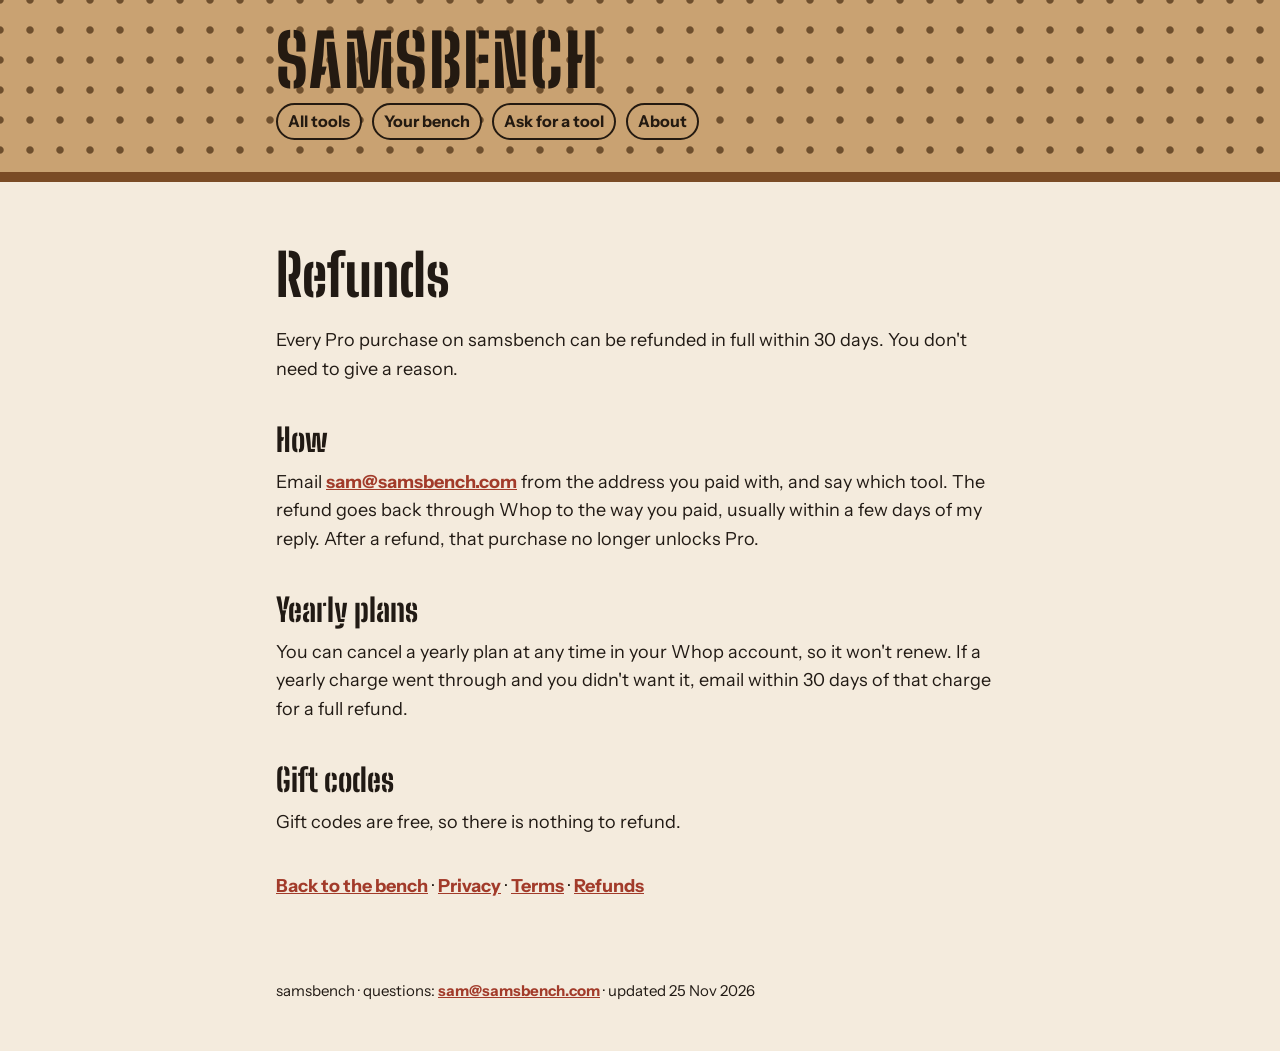
<file: refund/index.html>
<!doctype html>
<html lang="en">
<head>
<meta charset="utf-8">
<meta name="viewport" content="width=device-width,initial-scale=1">
<title>Refunds · samsbench</title>
<meta name="description" content="Every samsbench Pro purchase can be refunded in full within 30 days: email sam@samsbench.com.">
<link rel="canonical" href="https://samsbench.com/refund/">
<meta property="og:type" content="website">
<meta property="og:site_name" content="samsbench">
<meta property="og:url" content="https://samsbench.com/refund/">
<meta property="og:title" content="Refunds · samsbench">
<meta property="og:description" content="Every samsbench Pro purchase can be refunded in full within 30 days: email sam@samsbench.com.">
<meta property="og:image" content="https://samsbench.com/img/og.png">
<meta name="twitter:card" content="summary_large_image">
<link rel="icon" href="/favicon.ico" sizes="48x48">
<link rel="icon" href="/icon.svg" type="image/svg+xml">
<link rel="apple-touch-icon" href="/apple-touch-icon.png">
<link rel="manifest" href="/site.webmanifest">
<meta name="theme-color" content="#C9A272">
<link rel="preconnect" href="https://fonts.googleapis.com">
<link rel="preconnect" href="https://fonts.gstatic.com" crossorigin>
<link href="https://fonts.googleapis.com/css2?family=Big+Shoulders+Stencil+Display:wght@700;800&family=Instrument+Sans:wght@400;600;700&display=swap" rel="stylesheet">
<link rel="stylesheet" href="../bench.css">
<style>
.board.short{padding:28px 0 32px}
.board.short .mark{font-size:clamp(44px,8vw,72px)}
.board.short .mark a{color:var(--ink);text-decoration:none}
.prose h1{font:800 clamp(38px,6vw,58px)/1 "Big Shoulders Stencil Display",Impact,sans-serif;margin:0 0 22px}
.prose h2{font:800 32px/1.05 "Big Shoulders Stencil Display",Impact,sans-serif;margin:40px 0 10px}
.prose p{margin:0 0 14px;font-size:18px}
.prose a{color:var(--accent);font-weight:700}
</style>
<script data-goatcounter="https://familyformals.goatcounter.com/count" async src="//gc.zgo.at/count.js"></script>
</head>
<body>

<header class="board short">
  <div class="wrap narrow bar">
    <p class="mark"><a href="/">SAMSBENCH</a></p>
    <nav class="topnav" aria-label="Site"><a href="/">All tools</a><a href="/my/">Your bench</a><a href="/#ask">Ask for a tool</a><a href="/about/">About</a></nav>
  </div>
</header>

<main class="paper">
  <article class="wrap narrow prose">
    <h1>Refunds</h1>
    <p>Every Pro purchase on samsbench can be refunded in full within 30 days. You don't need to give a reason.</p>

    <h2>How</h2>
    <p>Email <a href="mailto:sam@samsbench.com">sam@samsbench.com</a> from the address you paid with, and say which tool. The refund goes back through Whop to the way you paid, usually within a few days of my reply. After a refund, that purchase no longer unlocks Pro.</p>

    <h2>Yearly plans</h2>
    <p>You can cancel a yearly plan at any time in your Whop account, so it won't renew. If a yearly charge went through and you didn't want it, email within 30 days of that charge for a full refund.</p>

    <h2>Gift codes</h2>
    <p>Gift codes are free, so there is nothing to refund.</p>

    <p style="margin-top:36px"><a href="../">Back to the bench</a> · <a href="../privacy/">Privacy</a> · <a href="../terms/">Terms</a> · <a href="../refund/">Refunds</a></p>
  </article>
</main>

<footer class="foot">
  <div class="wrap narrow">samsbench · questions: <a href="mailto:sam@samsbench.com">sam@samsbench.com</a> · updated 25 Nov 2026</div>
</footer>

</body>
</html>
</file>
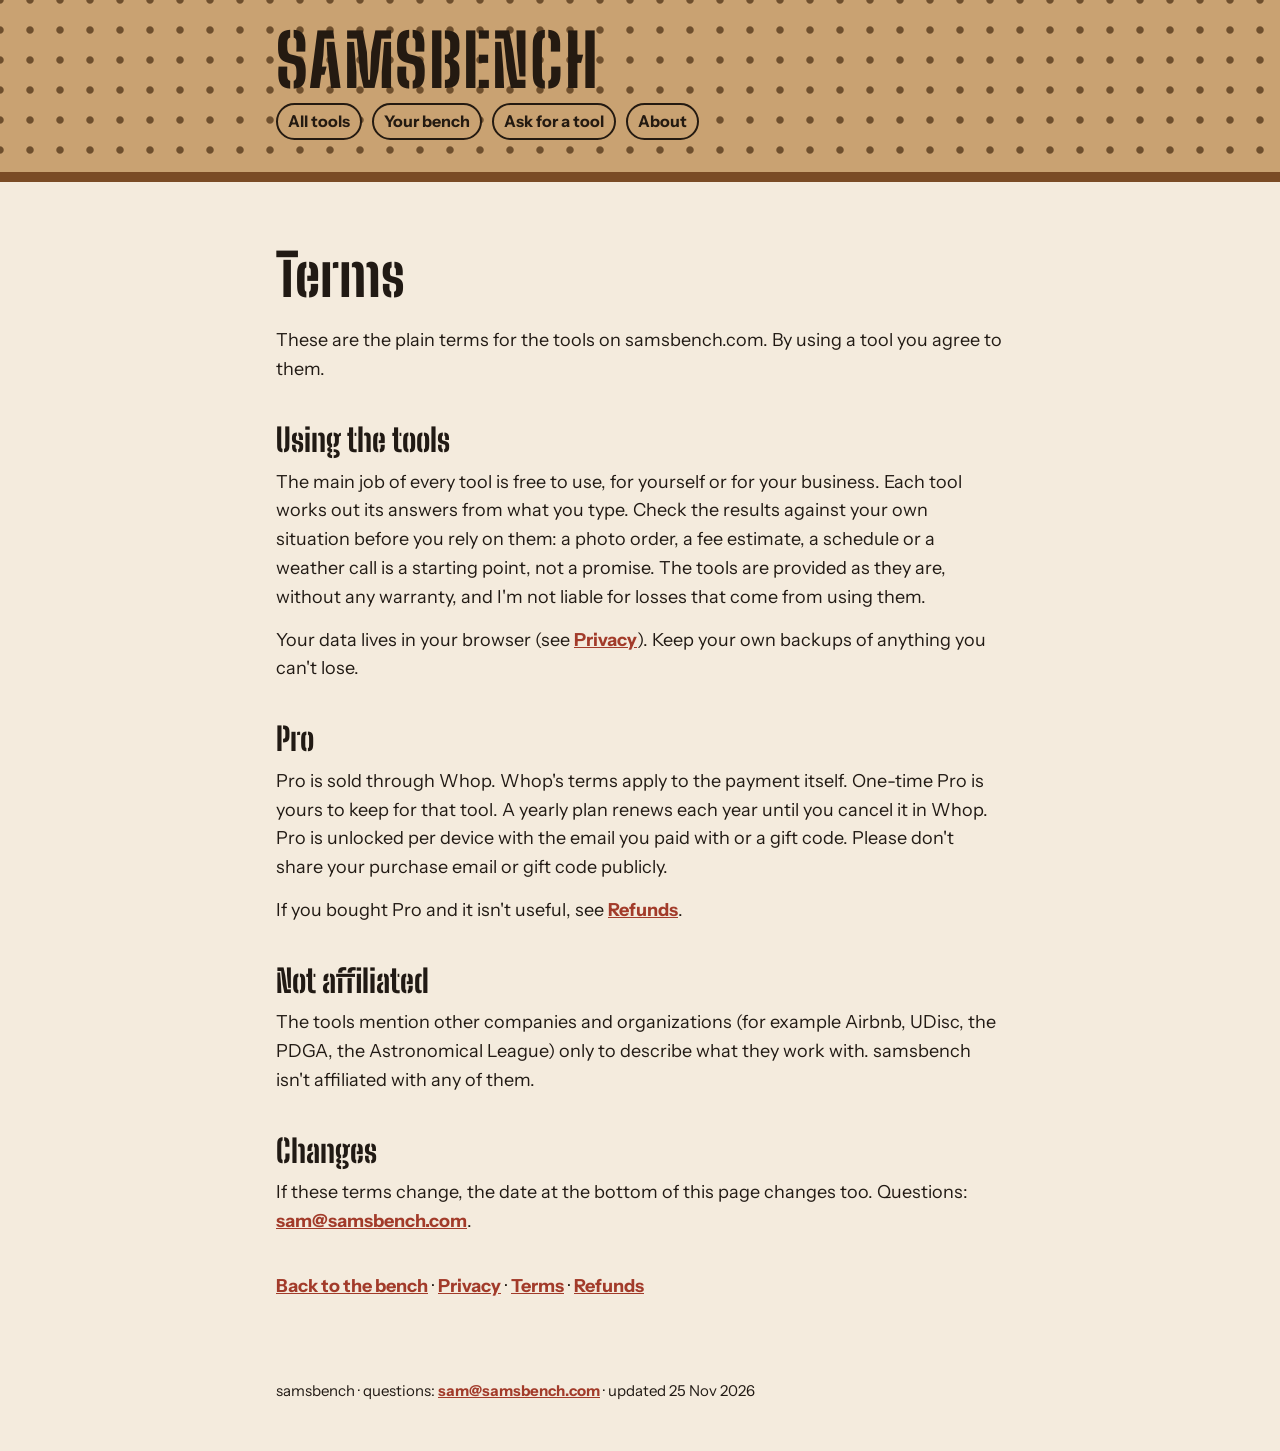
<file: terms/index.html>
<!doctype html>
<html lang="en">
<head>
<meta charset="utf-8">
<meta name="viewport" content="width=device-width,initial-scale=1">
<title>Terms · samsbench</title>
<meta name="description" content="The terms for using the samsbench tools: free to use, Pro through Whop, check the results, no warranty.">
<link rel="canonical" href="https://samsbench.com/terms/">
<meta property="og:type" content="website">
<meta property="og:site_name" content="samsbench">
<meta property="og:url" content="https://samsbench.com/terms/">
<meta property="og:title" content="Terms · samsbench">
<meta property="og:description" content="The terms for using the samsbench tools: free to use, Pro through Whop, check the results, no warranty.">
<meta property="og:image" content="https://samsbench.com/img/og.png">
<meta name="twitter:card" content="summary_large_image">
<link rel="icon" href="/favicon.ico" sizes="48x48">
<link rel="icon" href="/icon.svg" type="image/svg+xml">
<link rel="apple-touch-icon" href="/apple-touch-icon.png">
<link rel="manifest" href="/site.webmanifest">
<meta name="theme-color" content="#C9A272">
<link rel="preconnect" href="https://fonts.googleapis.com">
<link rel="preconnect" href="https://fonts.gstatic.com" crossorigin>
<link href="https://fonts.googleapis.com/css2?family=Big+Shoulders+Stencil+Display:wght@700;800&family=Instrument+Sans:wght@400;600;700&display=swap" rel="stylesheet">
<link rel="stylesheet" href="../bench.css">
<style>
.board.short{padding:28px 0 32px}
.board.short .mark{font-size:clamp(44px,8vw,72px)}
.board.short .mark a{color:var(--ink);text-decoration:none}
.prose h1{font:800 clamp(38px,6vw,58px)/1 "Big Shoulders Stencil Display",Impact,sans-serif;margin:0 0 22px}
.prose h2{font:800 32px/1.05 "Big Shoulders Stencil Display",Impact,sans-serif;margin:40px 0 10px}
.prose p{margin:0 0 14px;font-size:18px}
.prose a{color:var(--accent);font-weight:700}
</style>
<script data-goatcounter="https://familyformals.goatcounter.com/count" async src="//gc.zgo.at/count.js"></script>
</head>
<body>

<header class="board short">
  <div class="wrap narrow bar">
    <p class="mark"><a href="/">SAMSBENCH</a></p>
    <nav class="topnav" aria-label="Site"><a href="/">All tools</a><a href="/my/">Your bench</a><a href="/#ask">Ask for a tool</a><a href="/about/">About</a></nav>
  </div>
</header>

<main class="paper">
  <article class="wrap narrow prose">
    <h1>Terms</h1>
    <p>These are the plain terms for the tools on samsbench.com. By using a tool you agree to them.</p>

    <h2>Using the tools</h2>
    <p>The main job of every tool is free to use, for yourself or for your business. Each tool works out its answers from what you type. Check the results against your own situation before you rely on them: a photo order, a fee estimate, a schedule or a weather call is a starting point, not a promise. The tools are provided as they are, without any warranty, and I'm not liable for losses that come from using them.</p>
    <p>Your data lives in your browser (see <a href="../privacy/">Privacy</a>). Keep your own backups of anything you can't lose.</p>

    <h2>Pro</h2>
    <p>Pro is sold through Whop. Whop's terms apply to the payment itself. One-time Pro is yours to keep for that tool. A yearly plan renews each year until you cancel it in Whop. Pro is unlocked per device with the email you paid with or a gift code. Please don't share your purchase email or gift code publicly.</p>
    <p>If you bought Pro and it isn't useful, see <a href="../refund/">Refunds</a>.</p>

    <h2>Not affiliated</h2>
    <p>The tools mention other companies and organizations (for example Airbnb, UDisc, the PDGA, the Astronomical League) only to describe what they work with. samsbench isn't affiliated with any of them.</p>

    <h2>Changes</h2>
    <p>If these terms change, the date at the bottom of this page changes too. Questions: <a href="mailto:sam@samsbench.com">sam@samsbench.com</a>.</p>

    <p style="margin-top:36px"><a href="../">Back to the bench</a> · <a href="../privacy/">Privacy</a> · <a href="../terms/">Terms</a> · <a href="../refund/">Refunds</a></p>
  </article>
</main>

<footer class="foot">
  <div class="wrap narrow">samsbench · questions: <a href="mailto:sam@samsbench.com">sam@samsbench.com</a> · updated 25 Nov 2026</div>
</footer>

</body>
</html>
</file>
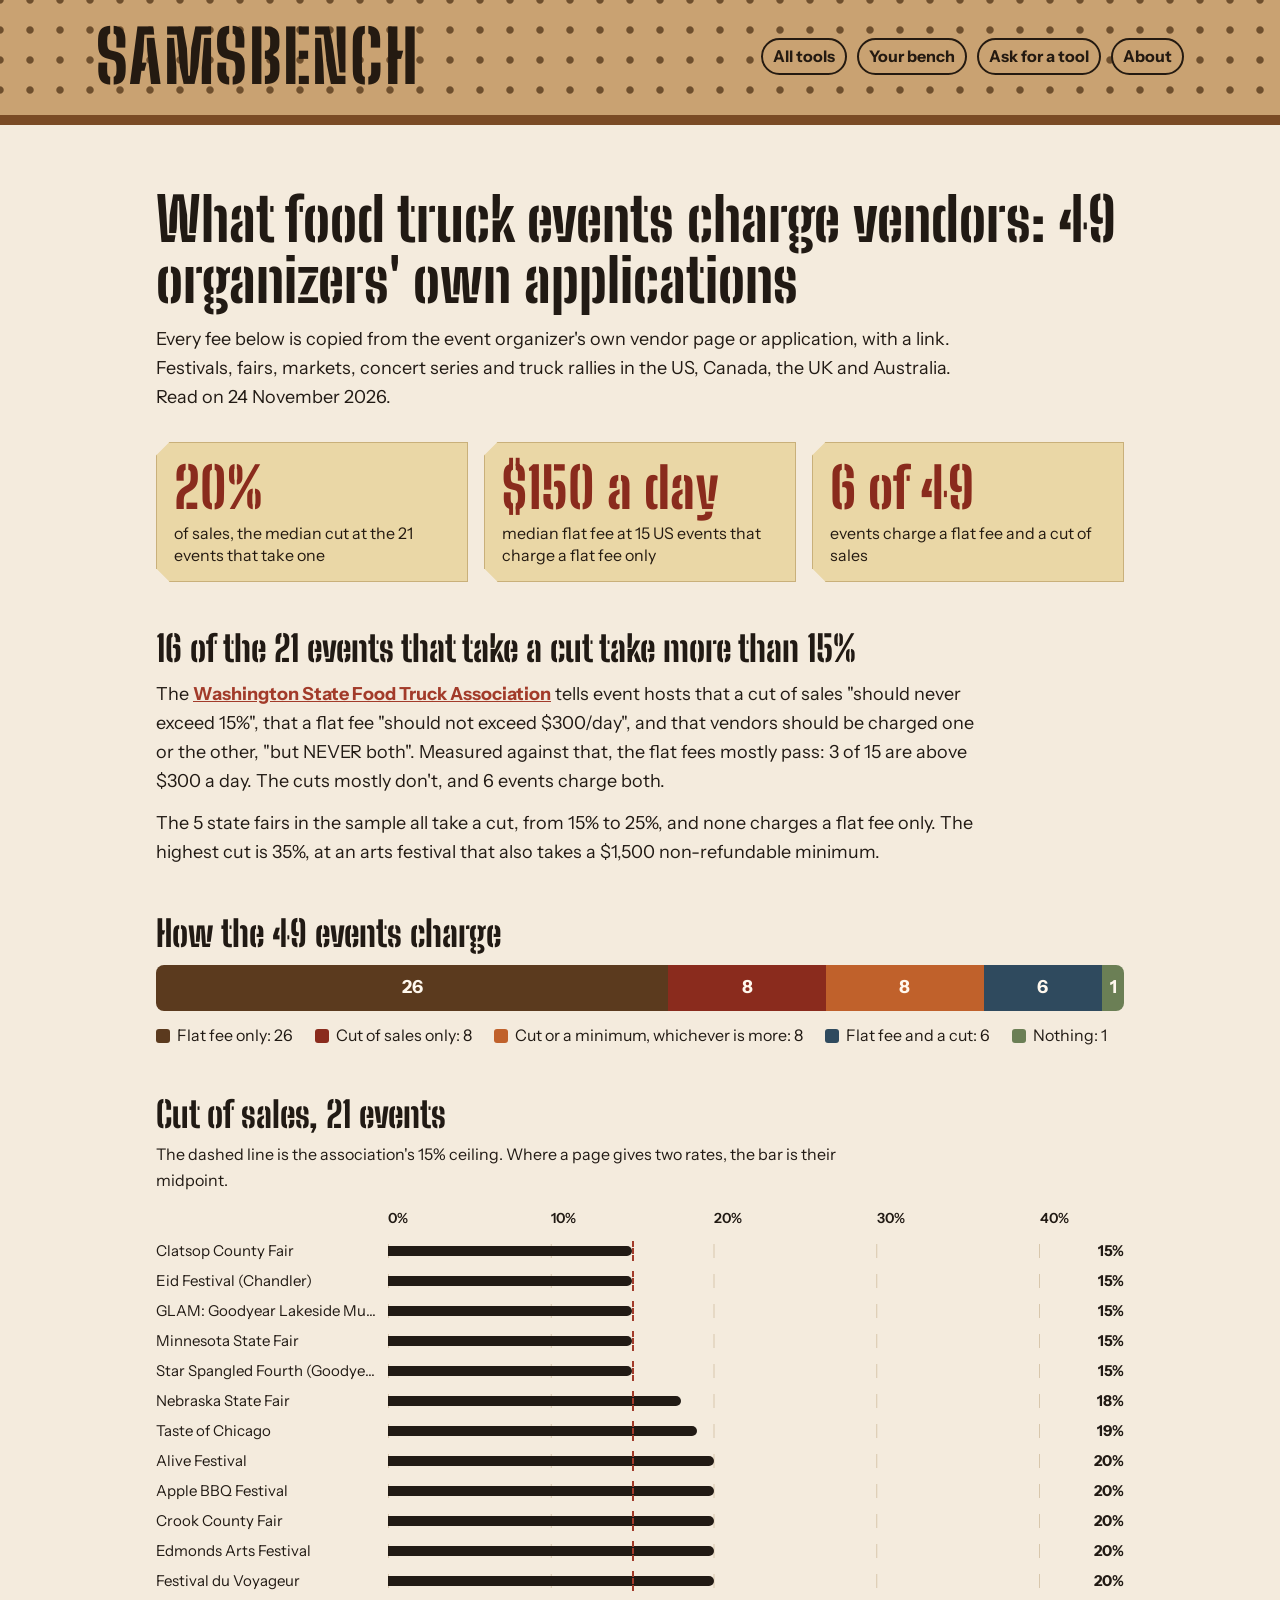
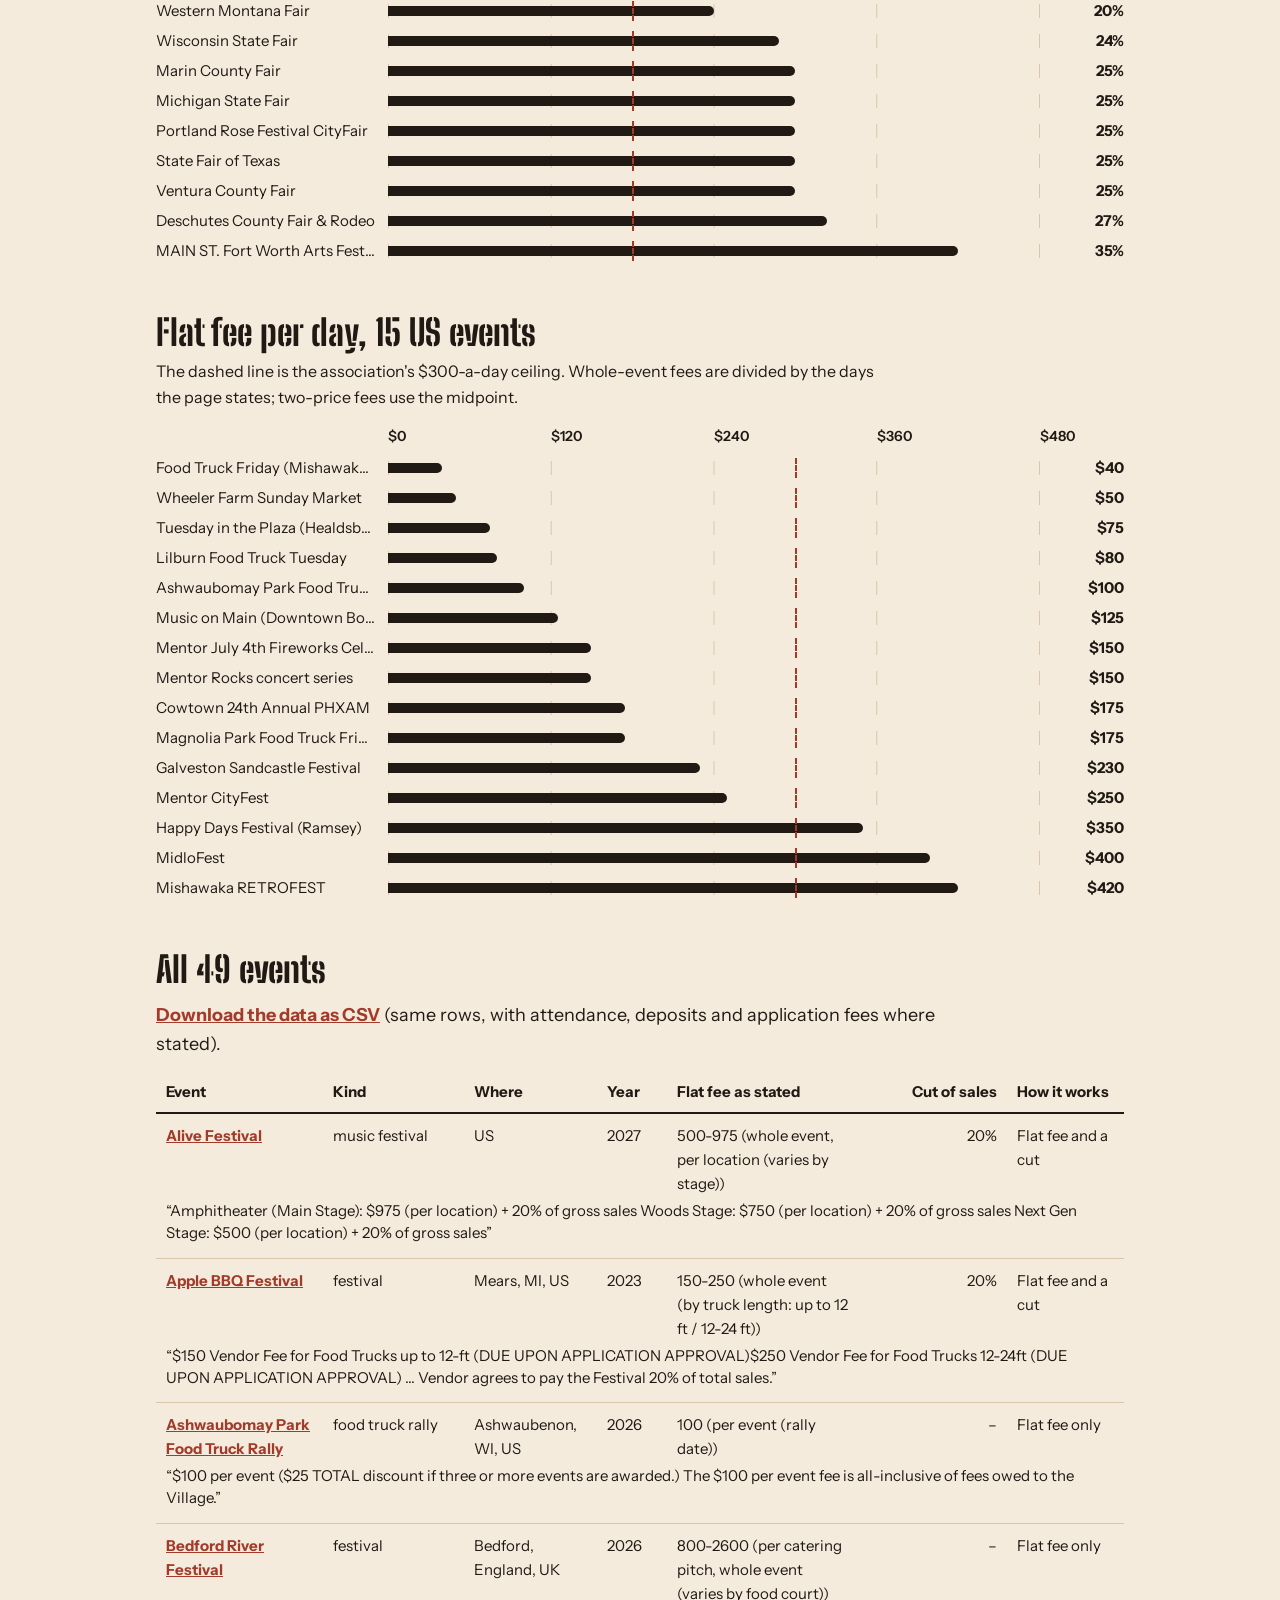
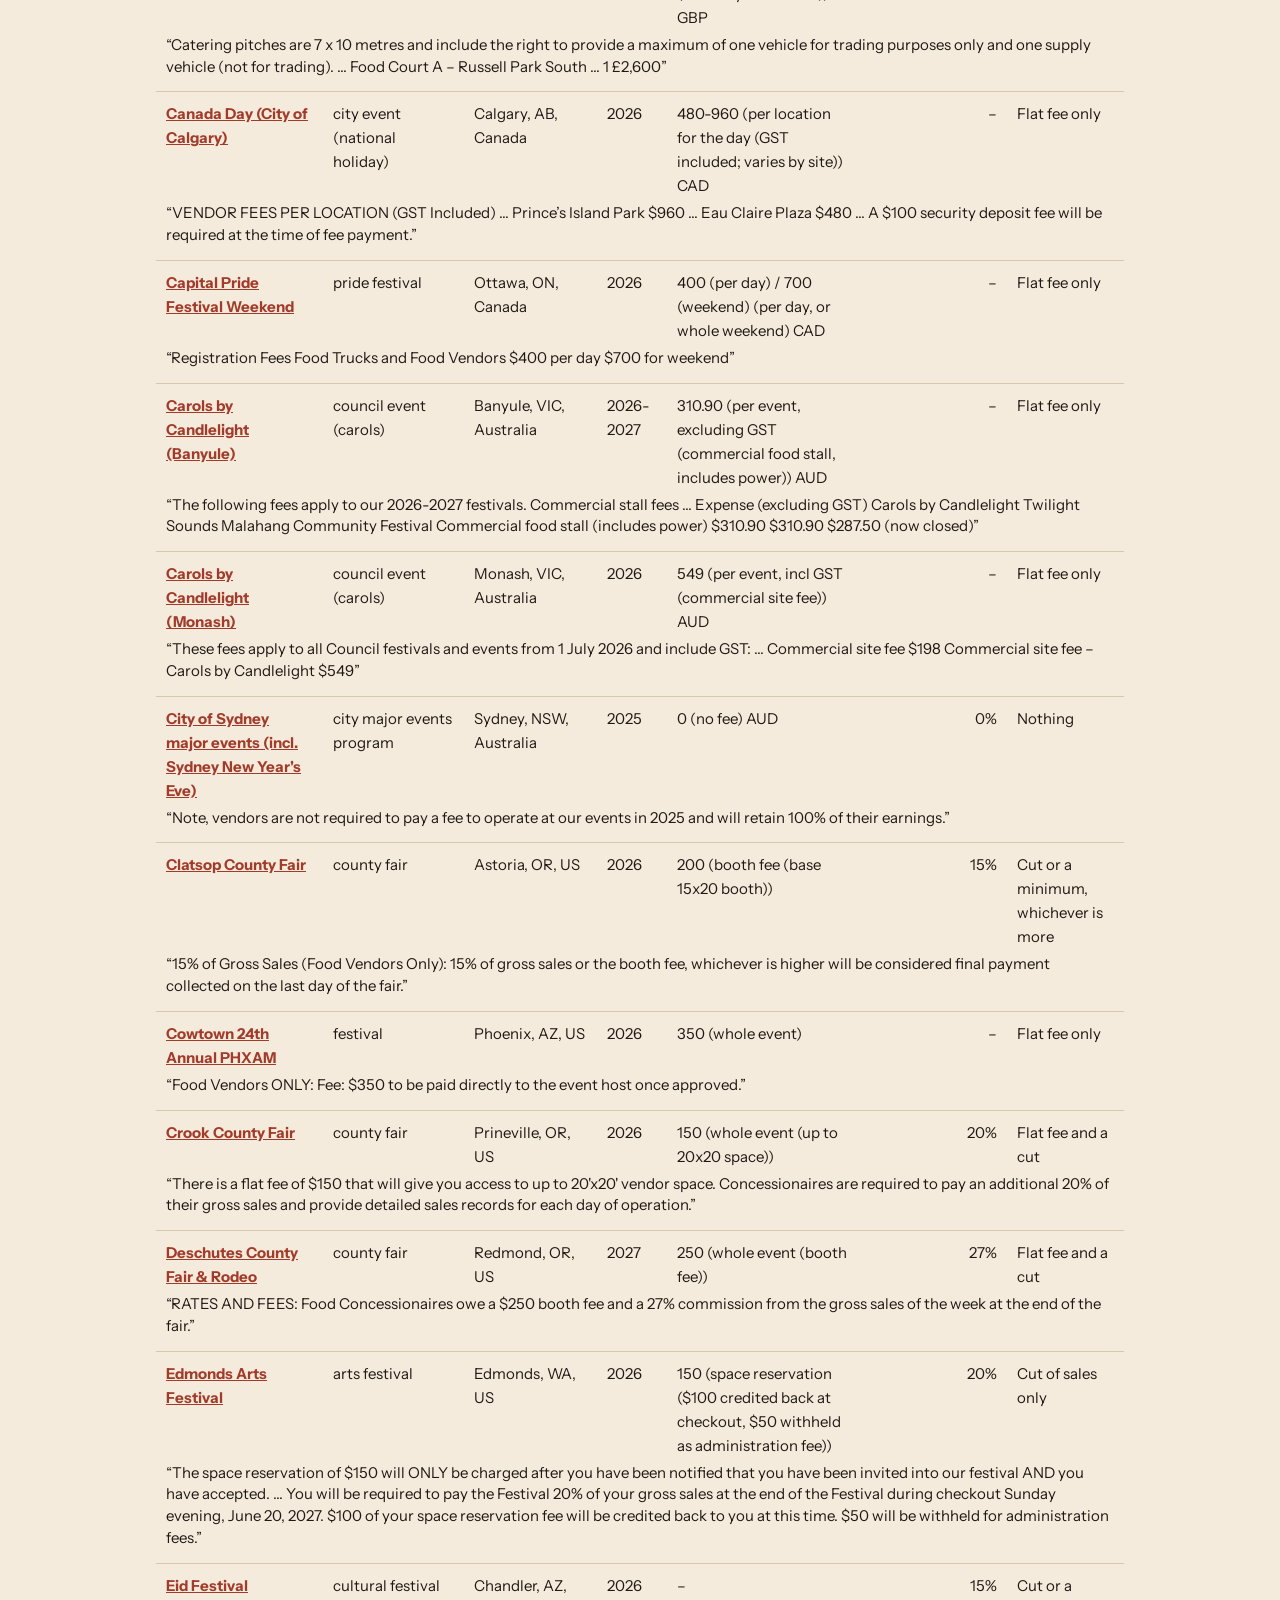
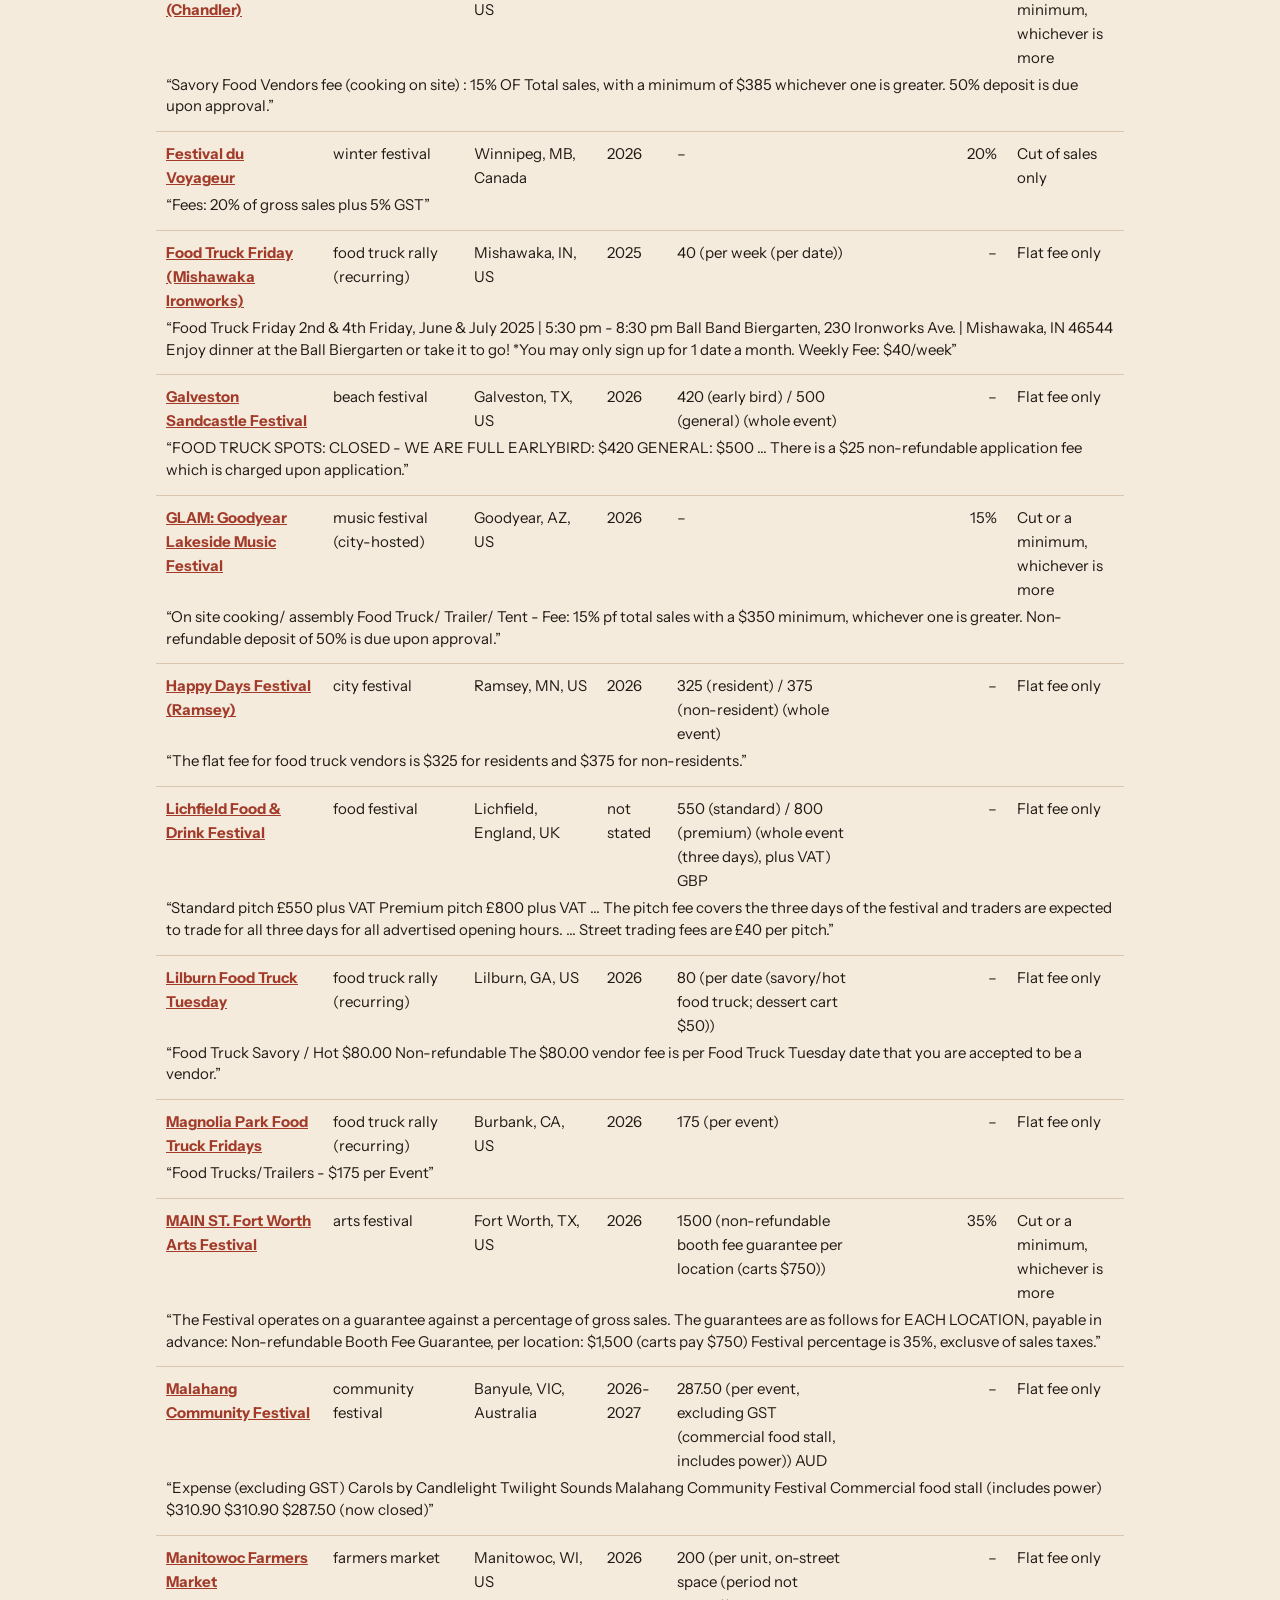
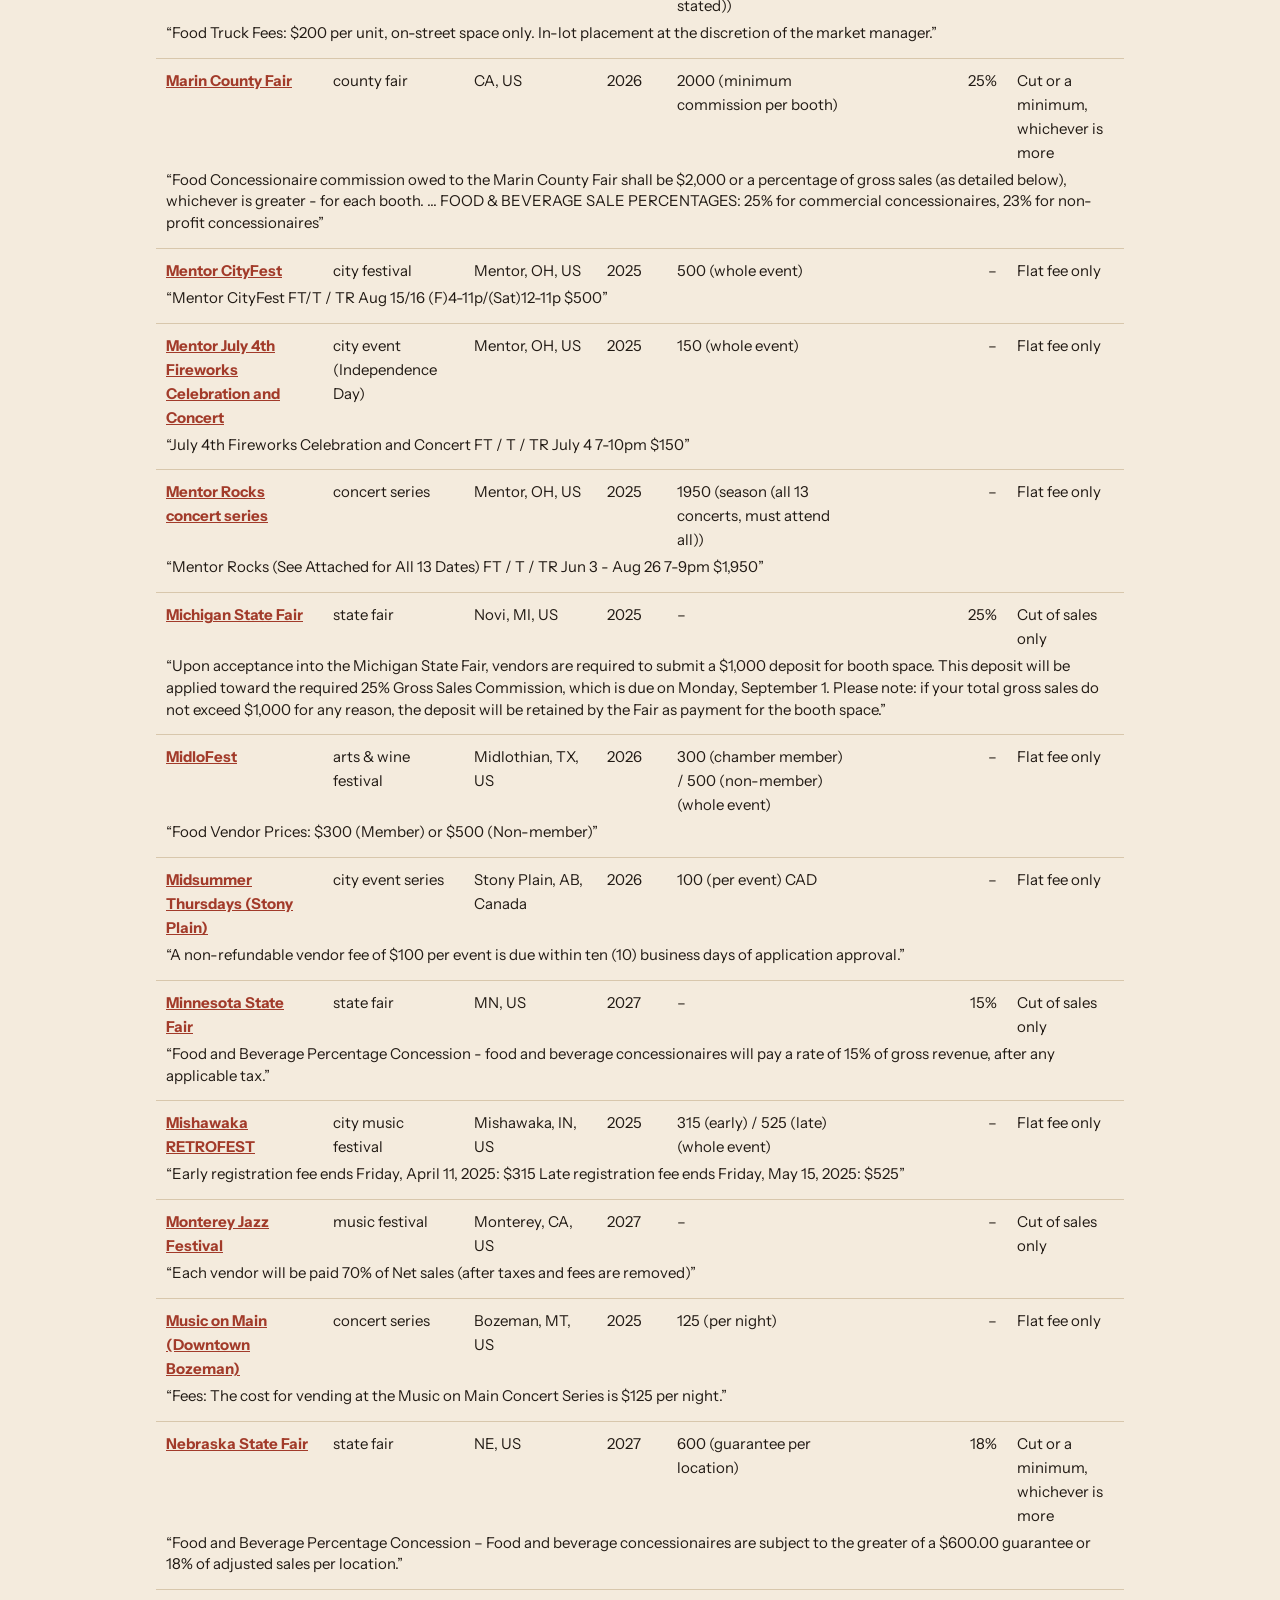
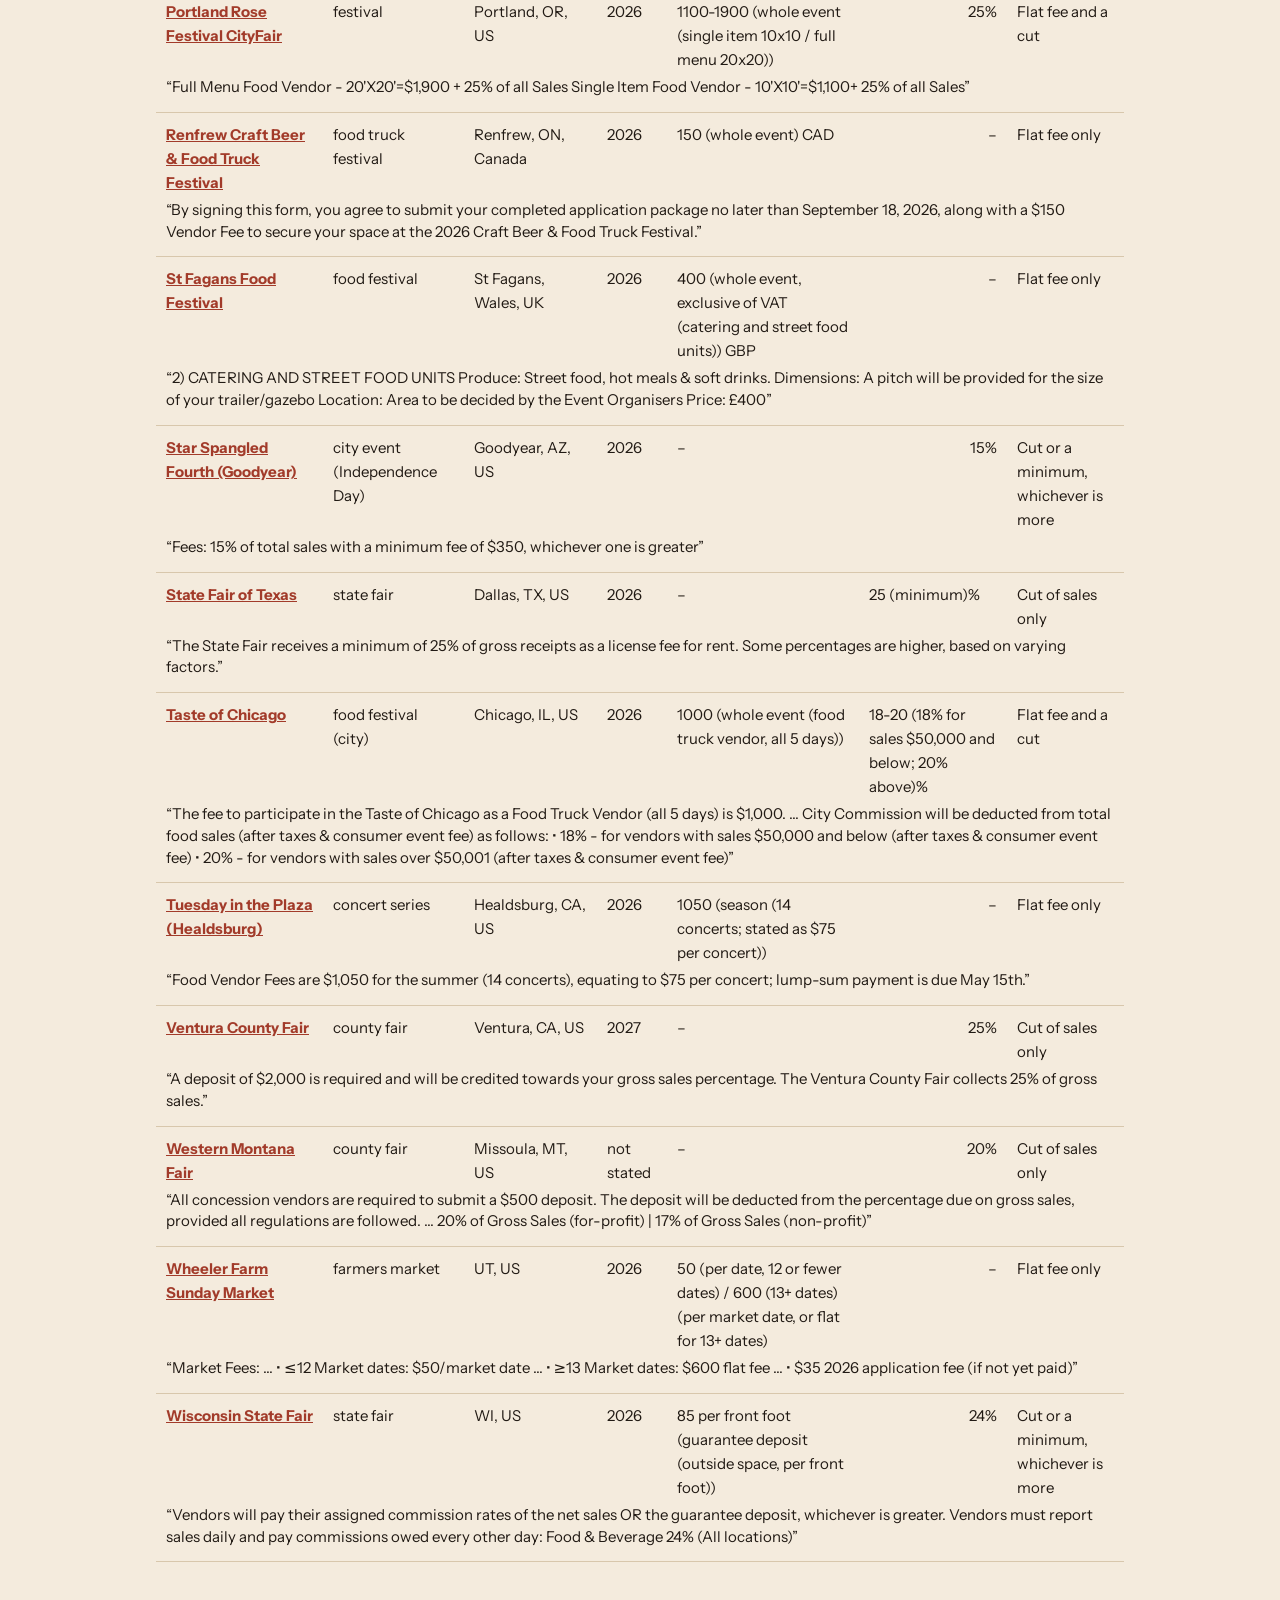
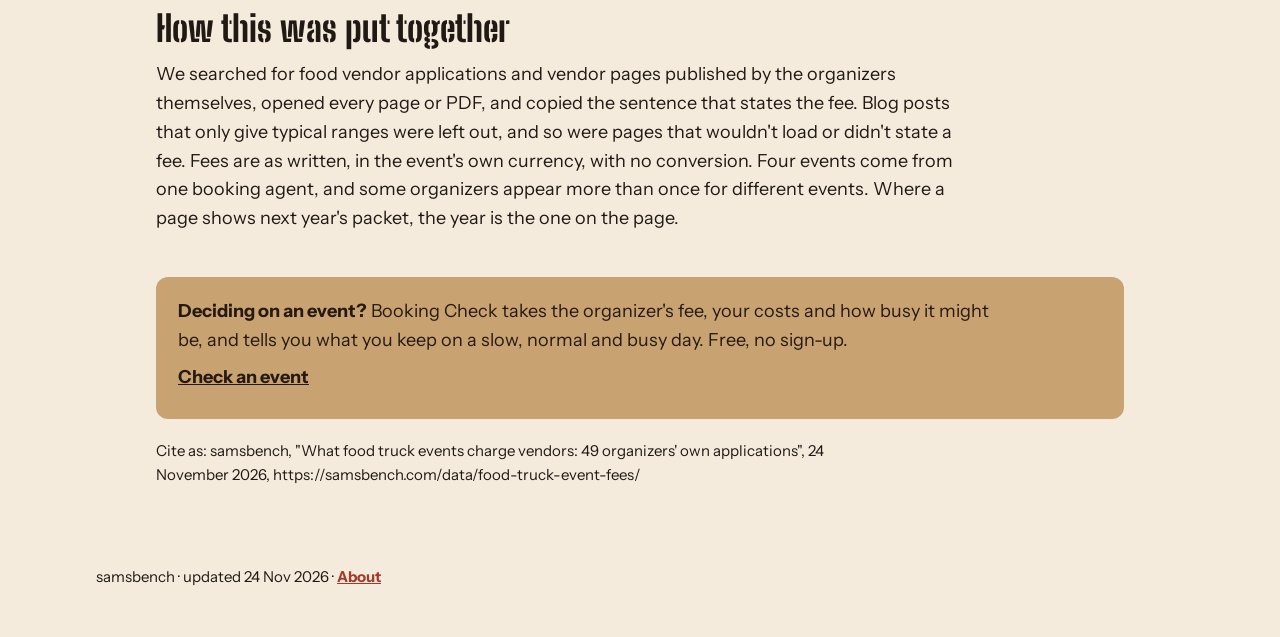
<file: data/food-truck-event-fees/index.html>
<!doctype html>
<html lang="en">
<head>
<meta charset="utf-8">
<meta name="viewport" content="width=device-width,initial-scale=1">
<title>What food truck events charge vendors: 49 applications read | samsbench</title>
<meta name="description" content="We read 49 event organizers' own food vendor applications. Median cut of sales: 20%. Median flat fee: $150 a day. 6 of 49 charge a flat fee and a cut. Every fee quoted and linked.">
<link rel="canonical" href="https://samsbench.com/data/food-truck-event-fees/">
<meta property="og:type" content="website">
<meta property="og:site_name" content="samsbench">
<meta property="og:url" content="https://samsbench.com/data/food-truck-event-fees/">
<meta property="og:title" content="What food truck events charge vendors: 49 applications read | samsbench">
<meta property="og:description" content="We read 49 event organizers' own food vendor applications. Median cut of sales: 20%. Median flat fee: $150 a day. 6 of 49 charge a flat fee and a cut. Every fee quoted and linked.">
<meta property="og:image" content="https://samsbench.com/img/og.png">
<meta name="twitter:card" content="summary_large_image">
<link rel="icon" href="/favicon.ico" sizes="48x48">
<link rel="icon" href="/icon.svg" type="image/svg+xml">
<link rel="apple-touch-icon" href="/apple-touch-icon.png">
<link rel="manifest" href="/site.webmanifest">
<meta name="theme-color" content="#C9A272">
<link rel="preconnect" href="https://fonts.googleapis.com">
<link rel="preconnect" href="https://fonts.gstatic.com" crossorigin>
<link href="https://fonts.googleapis.com/css2?family=Big+Shoulders+Stencil+Display:wght@700;800&family=Instrument+Sans:wght@400;600;700&display=swap" rel="stylesheet">
<link rel="stylesheet" href="../../bench.css">
<link rel="stylesheet" href="../data.css">
<script data-goatcounter="https://familyformals.goatcounter.com/count" async src="//gc.zgo.at/count.js"></script>
</head>
<body>
<header class="board short">
  <div class="wrap bar">
    <p class="mark"><a href="/">SAMSBENCH</a></p>
    <nav class="topnav" aria-label="Site"><a href="/">All tools</a><a href="/my/">Your bench</a><a href="/#ask">Ask for a tool</a><a href="/about/">About</a></nav>
  </div>
</header>
<main class="paper">
<article class="wrap">
<h1>What food truck events charge vendors: 49 organizers' own applications</h1>
<p class="sub">Every fee below is copied from the event organizer's own vendor page or application, with a link. Festivals, fairs, markets, concert series and truck rallies in the US, Canada, the UK and Australia. Read on 24 November 2026.</p>

<div class="stats">
  <div class="stat"><b>20%</b><span>of sales, the median cut at the 21 events that take one</span></div>
  <div class="stat"><b>$150 a day</b><span>median flat fee at 15 US events that charge a flat fee only</span></div>
  <div class="stat"><b>6 of 49</b><span>events charge a flat fee and a cut of sales</span></div>
</div>

<h2>16 of the 21 events that take a cut take more than 15%</h2>
<p>The <a href="https://wafoodtrucks.squarespace.com/event-information" rel="nofollow noopener">Washington State Food Truck Association</a> tells event hosts that a cut of sales "should never exceed 15%", that a flat fee "should not exceed $300/day", and that vendors should be charged one or the other, "but NEVER both". Measured against that, the flat fees mostly pass: 3 of 15 are above $300 a day. The cuts mostly don't, and 6 events charge both.</p>
<p>The 5 state fairs in the sample all take a cut, from 15% to 25%, and none charges a flat fee only. The highest cut is 35%, at an arts festival that also takes a $1,500 non-refundable minimum.</p>

<h2>How the 49 events charge</h2>
<div class="stack" role="img" aria-label="Flat fee only: 26, Cut of sales only: 8, Cut or a minimum, whichever is more: 8, Flat fee and a cut: 6, Nothing: 1"><span class="seg s-flat" style="flex:26"><b>26</b></span><span class="seg s-commission" style="flex:8"><b>8</b></span><span class="seg s-greaterof" style="flex:8"><b>8</b></span><span class="seg s-both" style="flex:6"><b>6</b></span><span class="seg s-none" style="flex:1"><b>1</b></span></div>
<ul class="legend"><li><i class="s-flat"></i>Flat fee only: 26</li><li><i class="s-commission"></i>Cut of sales only: 8</li><li><i class="s-greaterof"></i>Cut or a minimum, whichever is more: 8</li><li><i class="s-both"></i>Flat fee and a cut: 6</li><li><i class="s-none"></i>Nothing: 1</li></ul>

<h2>Cut of sales, 21 events</h2>
<p class="cap">The dashed line is the association's 15% ceiling. Where a page gives two rates, the bar is their midpoint.</p>
<div class="axis" aria-hidden="true"><span>0%</span><span>10%</span><span>20%</span><span>30%</span><span>40%</span></div>
<ol class="bars from0">
<li><span class="who">Clatsop County Fair</span><span class="track" style="--g:37.50%"><span class="bar" style="left:0;width:37.50%"></span></span><span class="val">15%</span></li>
<li><span class="who">Eid Festival (Chandler)</span><span class="track" style="--g:37.50%"><span class="bar" style="left:0;width:37.50%"></span></span><span class="val">15%</span></li>
<li><span class="who">GLAM: Goodyear Lakeside Music Festival</span><span class="track" style="--g:37.50%"><span class="bar" style="left:0;width:37.50%"></span></span><span class="val">15%</span></li>
<li><span class="who">Minnesota State Fair</span><span class="track" style="--g:37.50%"><span class="bar" style="left:0;width:37.50%"></span></span><span class="val">15%</span></li>
<li><span class="who">Star Spangled Fourth (Goodyear)</span><span class="track" style="--g:37.50%"><span class="bar" style="left:0;width:37.50%"></span></span><span class="val">15%</span></li>
<li><span class="who">Nebraska State Fair</span><span class="track" style="--g:37.50%"><span class="bar" style="left:0;width:45.00%"></span></span><span class="val">18%</span></li>
<li><span class="who">Taste of Chicago</span><span class="track" style="--g:37.50%"><span class="bar" style="left:0;width:47.50%"></span></span><span class="val">19%</span></li>
<li><span class="who">Alive Festival</span><span class="track" style="--g:37.50%"><span class="bar" style="left:0;width:50.00%"></span></span><span class="val">20%</span></li>
<li><span class="who">Apple BBQ Festival</span><span class="track" style="--g:37.50%"><span class="bar" style="left:0;width:50.00%"></span></span><span class="val">20%</span></li>
<li><span class="who">Crook County Fair</span><span class="track" style="--g:37.50%"><span class="bar" style="left:0;width:50.00%"></span></span><span class="val">20%</span></li>
<li><span class="who">Edmonds Arts Festival</span><span class="track" style="--g:37.50%"><span class="bar" style="left:0;width:50.00%"></span></span><span class="val">20%</span></li>
<li><span class="who">Festival du Voyageur</span><span class="track" style="--g:37.50%"><span class="bar" style="left:0;width:50.00%"></span></span><span class="val">20%</span></li>
<li><span class="who">Western Montana Fair</span><span class="track" style="--g:37.50%"><span class="bar" style="left:0;width:50.00%"></span></span><span class="val">20%</span></li>
<li><span class="who">Wisconsin State Fair</span><span class="track" style="--g:37.50%"><span class="bar" style="left:0;width:60.00%"></span></span><span class="val">24%</span></li>
<li><span class="who">Marin County Fair</span><span class="track" style="--g:37.50%"><span class="bar" style="left:0;width:62.50%"></span></span><span class="val">25%</span></li>
<li><span class="who">Michigan State Fair</span><span class="track" style="--g:37.50%"><span class="bar" style="left:0;width:62.50%"></span></span><span class="val">25%</span></li>
<li><span class="who">Portland Rose Festival CityFair</span><span class="track" style="--g:37.50%"><span class="bar" style="left:0;width:62.50%"></span></span><span class="val">25%</span></li>
<li><span class="who">State Fair of Texas</span><span class="track" style="--g:37.50%"><span class="bar" style="left:0;width:62.50%"></span></span><span class="val">25%</span></li>
<li><span class="who">Ventura County Fair</span><span class="track" style="--g:37.50%"><span class="bar" style="left:0;width:62.50%"></span></span><span class="val">25%</span></li>
<li><span class="who">Deschutes County Fair &amp; Rodeo</span><span class="track" style="--g:37.50%"><span class="bar" style="left:0;width:67.50%"></span></span><span class="val">27%</span></li>
<li><span class="who">MAIN ST. Fort Worth Arts Festival</span><span class="track" style="--g:37.50%"><span class="bar" style="left:0;width:87.50%"></span></span><span class="val">35%</span></li>
</ol>

<h2>Flat fee per day, 15 US events</h2>
<p class="cap">The dashed line is the association's $300-a-day ceiling. Whole-event fees are divided by the days the page states; two-price fees use the midpoint.</p>
<div class="axis" aria-hidden="true"><span>$0</span><span>$120</span><span>$240</span><span>$360</span><span>$480</span></div>
<ol class="bars from0">
<li><span class="who">Food Truck Friday (Mishawaka Ironworks)</span><span class="track" style="--g:62.50%"><span class="bar" style="left:0;width:8.33%"></span></span><span class="val">$40</span></li>
<li><span class="who">Wheeler Farm Sunday Market</span><span class="track" style="--g:62.50%"><span class="bar" style="left:0;width:10.42%"></span></span><span class="val">$50</span></li>
<li><span class="who">Tuesday in the Plaza (Healdsburg)</span><span class="track" style="--g:62.50%"><span class="bar" style="left:0;width:15.62%"></span></span><span class="val">$75</span></li>
<li><span class="who">Lilburn Food Truck Tuesday</span><span class="track" style="--g:62.50%"><span class="bar" style="left:0;width:16.67%"></span></span><span class="val">$80</span></li>
<li><span class="who">Ashwaubomay Park Food Truck Rally</span><span class="track" style="--g:62.50%"><span class="bar" style="left:0;width:20.83%"></span></span><span class="val">$100</span></li>
<li><span class="who">Music on Main (Downtown Bozeman)</span><span class="track" style="--g:62.50%"><span class="bar" style="left:0;width:26.04%"></span></span><span class="val">$125</span></li>
<li><span class="who">Mentor July 4th Fireworks Celebration and Concert</span><span class="track" style="--g:62.50%"><span class="bar" style="left:0;width:31.25%"></span></span><span class="val">$150</span></li>
<li><span class="who">Mentor Rocks concert series</span><span class="track" style="--g:62.50%"><span class="bar" style="left:0;width:31.25%"></span></span><span class="val">$150</span></li>
<li><span class="who">Cowtown 24th Annual PHXAM</span><span class="track" style="--g:62.50%"><span class="bar" style="left:0;width:36.46%"></span></span><span class="val">$175</span></li>
<li><span class="who">Magnolia Park Food Truck Fridays</span><span class="track" style="--g:62.50%"><span class="bar" style="left:0;width:36.46%"></span></span><span class="val">$175</span></li>
<li><span class="who">Galveston Sandcastle Festival</span><span class="track" style="--g:62.50%"><span class="bar" style="left:0;width:47.92%"></span></span><span class="val">$230</span></li>
<li><span class="who">Mentor CityFest</span><span class="track" style="--g:62.50%"><span class="bar" style="left:0;width:52.08%"></span></span><span class="val">$250</span></li>
<li><span class="who">Happy Days Festival (Ramsey)</span><span class="track" style="--g:62.50%"><span class="bar" style="left:0;width:72.92%"></span></span><span class="val">$350</span></li>
<li><span class="who">MidloFest</span><span class="track" style="--g:62.50%"><span class="bar" style="left:0;width:83.33%"></span></span><span class="val">$400</span></li>
<li><span class="who">Mishawaka RETROFEST</span><span class="track" style="--g:62.50%"><span class="bar" style="left:0;width:87.50%"></span></span><span class="val">$420</span></li>
</ol>

<h2>All 49 events</h2>
<p><a href="food-truck-event-fees.csv" download>Download the data as CSV</a> (same rows, with attendance, deposits and application fees where stated).</p>
<div class="tablewrap">
<table class="data">
<thead><tr><th>Event</th><th>Kind</th><th>Where</th><th>Year</th><th>Flat fee as stated</th><th class="n">Cut of sales</th><th>How it works</th></tr></thead>
<tbody>
<tr><td data-l="Event"><a href="https://support.alive.org/knowledge-base/food-vendor-information/" rel="nofollow noopener">Alive Festival</a></td><td data-l="Kind">music festival</td><td data-l="Where">US</td><td data-l="Year">2027</td><td data-l="Flat fee">500-975 (whole event, per location (varies by stage))</td><td data-l="Cut of sales" class="n">20%</td><td data-l="How it works">Flat fee and a cut</td></tr><tr class="qrow"><td colspan="7" class="q">“Amphitheater (Main Stage): $975 (per location) + 20% of gross sales Woods Stage: $750 (per location) + 20% of gross sales Next Gen Stage: $500 (per location) + 20% of gross sales”</td></tr>
<tr><td data-l="Event"><a href="https://www.eventeny.com/events/vendor/?id=7831" rel="nofollow noopener">Apple BBQ Festival</a></td><td data-l="Kind">festival</td><td data-l="Where">Mears, MI, US</td><td data-l="Year">2023</td><td data-l="Flat fee">150-250 (whole event (by truck length: up to 12 ft / 12-24 ft))</td><td data-l="Cut of sales" class="n">20%</td><td data-l="How it works">Flat fee and a cut</td></tr><tr class="qrow"><td colspan="7" class="q">“$150 Vendor Fee for Food Trucks up to 12-ft (DUE UPON APPLICATION APPROVAL)$250 Vendor Fee for Food Trucks 12-24ft (DUE UPON APPLICATION APPROVAL) ... Vendor agrees to pay the Festival 20% of total sales.”</td></tr>
<tr><td data-l="Event"><a href="https://ashwaubenon.gov/media/tzkhxhgy/application-guidelines-for-approved-food-truck-rally-list.pdf" rel="nofollow noopener">Ashwaubomay Park Food Truck Rally</a></td><td data-l="Kind">food truck rally</td><td data-l="Where">Ashwaubenon, WI, US</td><td data-l="Year">2026</td><td data-l="Flat fee">100 (per event (rally date))</td><td data-l="Cut of sales" class="n">–</td><td data-l="How it works">Flat fee only</td></tr><tr class="qrow"><td colspan="7" class="q">“$100 per event ($25 TOTAL discount if three or more events are awarded.) The $100 per event fee is all-inclusive of fees owed to the Village.”</td></tr>
<tr><td data-l="Event"><a href="https://www.bedford.gov.uk/files/river-festival-2026-trade-pack.pdf/download" rel="nofollow noopener">Bedford River Festival</a></td><td data-l="Kind">festival</td><td data-l="Where">Bedford, England, UK</td><td data-l="Year">2026</td><td data-l="Flat fee">800-2600 (per catering pitch, whole event (varies by food court)) GBP</td><td data-l="Cut of sales" class="n">–</td><td data-l="How it works">Flat fee only</td></tr><tr class="qrow"><td colspan="7" class="q">“Catering pitches are 7 x 10 metres and include the right to provide a maximum of one vehicle for trading purposes only and one supply vehicle (not for trading). ... Food Court A – Russell Park South ... 1 £2,600”</td></tr>
<tr><td data-l="Event"><a href="https://www.calgary.ca/content/dam/www/get-involved/events/canada-day/2026/canada-day-2026-food-beverage-vendor-application.pdf" rel="nofollow noopener">Canada Day (City of Calgary)</a></td><td data-l="Kind">city event (national holiday)</td><td data-l="Where">Calgary, AB, Canada</td><td data-l="Year">2026</td><td data-l="Flat fee">480-960 (per location for the day (GST included; varies by site)) CAD</td><td data-l="Cut of sales" class="n">–</td><td data-l="How it works">Flat fee only</td></tr><tr class="qrow"><td colspan="7" class="q">“VENDOR FEES PER LOCATION (GST Included) ... Prince’s Island Park $960 ... Eau Claire Plaza $480 ... A $100 security deposit fee will be required at the time of fee payment.”</td></tr>
<tr><td data-l="Event"><a href="https://capitalpride.ca/2026-food-vendor-applications/" rel="nofollow noopener">Capital Pride Festival Weekend</a></td><td data-l="Kind">pride festival</td><td data-l="Where">Ottawa, ON, Canada</td><td data-l="Year">2026</td><td data-l="Flat fee">400 (per day) / 700 (weekend) (per day, or whole weekend) CAD</td><td data-l="Cut of sales" class="n">–</td><td data-l="How it works">Flat fee only</td></tr><tr class="qrow"><td colspan="7" class="q">“Registration Fees Food Trucks and Food Vendors $400 per day $700 for weekend”</td></tr>
<tr><td data-l="Event"><a href="https://www.banyule.vic.gov.au/Events-activities/Arts-culture/Stall-holder-and-food-vendor-application" rel="nofollow noopener">Carols by Candlelight (Banyule)</a></td><td data-l="Kind">council event (carols)</td><td data-l="Where">Banyule, VIC, Australia</td><td data-l="Year">2026-2027</td><td data-l="Flat fee">310.90 (per event, excluding GST (commercial food stall, includes power)) AUD</td><td data-l="Cut of sales" class="n">–</td><td data-l="How it works">Flat fee only</td></tr><tr class="qrow"><td colspan="7" class="q">“The following fees apply to our 2026-2027 festivals. Commercial stall fees ... Expense (excluding GST) Carols by Candlelight Twilight Sounds Malahang Community Festival Commercial food stall (includes power) $310.90 $310.90 $287.50 (now closed)”</td></tr>
<tr><td data-l="Event"><a href="https://www.monash.vic.gov.au/Things-to-Do/Festivals-and-Events/Stallholders-and-Performers" rel="nofollow noopener">Carols by Candlelight (Monash)</a></td><td data-l="Kind">council event (carols)</td><td data-l="Where">Monash, VIC, Australia</td><td data-l="Year">2026</td><td data-l="Flat fee">549 (per event, incl GST (commercial site fee)) AUD</td><td data-l="Cut of sales" class="n">–</td><td data-l="How it works">Flat fee only</td></tr><tr class="qrow"><td colspan="7" class="q">“These fees apply to all Council festivals and events from 1 July 2026 and include GST: ... Commercial site fee $198 Commercial site fee – Carols by Candlelight $549”</td></tr>
<tr><td data-l="Event"><a href="https://www.cityofsydney.nsw.gov.au/opportunities/apply-food-beverage-vendor-opportunities-major-events-festivals" rel="nofollow noopener">City of Sydney major events (incl. Sydney New Year&#x27;s Eve)</a></td><td data-l="Kind">city major events program</td><td data-l="Where">Sydney, NSW, Australia</td><td data-l="Year">2025</td><td data-l="Flat fee">0 (no fee) AUD</td><td data-l="Cut of sales" class="n">0%</td><td data-l="How it works">Nothing</td></tr><tr class="qrow"><td colspan="7" class="q">“Note, vendors are not required to pay a fee to operate at our events in 2025 and will retain 100% of their earnings.”</td></tr>
<tr><td data-l="Event"><a href="https://www.eventeny.com/events/vendor/?id=41993" rel="nofollow noopener">Clatsop County Fair</a></td><td data-l="Kind">county fair</td><td data-l="Where">Astoria, OR, US</td><td data-l="Year">2026</td><td data-l="Flat fee">200 (booth fee (base 15x20 booth))</td><td data-l="Cut of sales" class="n">15%</td><td data-l="How it works">Cut or a minimum, whichever is more</td></tr><tr class="qrow"><td colspan="7" class="q">“15% of Gross Sales (Food Vendors Only): 15% of gross sales or the booth fee, whichever is higher will be considered final payment collected on the last day of the fair.”</td></tr>
<tr><td data-l="Event"><a href="https://form.jotform.com/252991705987172" rel="nofollow noopener">Cowtown 24th Annual PHXAM</a></td><td data-l="Kind">festival</td><td data-l="Where">Phoenix, AZ, US</td><td data-l="Year">2026</td><td data-l="Flat fee">350 (whole event)</td><td data-l="Cut of sales" class="n">–</td><td data-l="How it works">Flat fee only</td></tr><tr class="qrow"><td colspan="7" class="q">“Food Vendors ONLY: Fee: $350 to be paid directly to the event host once approved.”</td></tr>
<tr><td data-l="Event"><a href="https://www.eventeny.com/events/vendor/?id=39115" rel="nofollow noopener">Crook County Fair</a></td><td data-l="Kind">county fair</td><td data-l="Where">Prineville, OR, US</td><td data-l="Year">2026</td><td data-l="Flat fee">150 (whole event (up to 20x20 space))</td><td data-l="Cut of sales" class="n">20%</td><td data-l="How it works">Flat fee and a cut</td></tr><tr class="qrow"><td colspan="7" class="q">“There is a flat fee of $150 that will give you access to up to 20&#x27;x20&#x27; vendor space. Concessionaires are required to pay an additional 20% of their gross sales and provide detailed sales records for each day of operation.”</td></tr>
<tr><td data-l="Event"><a href="https://expo.deschutes.org/p/fair/get-involved/food-vendors1/2026-food-vendor-handbook" rel="nofollow noopener">Deschutes County Fair &amp; Rodeo</a></td><td data-l="Kind">county fair</td><td data-l="Where">Redmond, OR, US</td><td data-l="Year">2027</td><td data-l="Flat fee">250 (whole event (booth fee))</td><td data-l="Cut of sales" class="n">27%</td><td data-l="How it works">Flat fee and a cut</td></tr><tr class="qrow"><td colspan="7" class="q">“RATES AND FEES: Food Concessionaires owe a $250 booth fee and a 27% commission from the gross sales of the week at the end of the fair.”</td></tr>
<tr><td data-l="Event"><a href="https://www.edmondsartsfestival.com/food-vendor-application" rel="nofollow noopener">Edmonds Arts Festival</a></td><td data-l="Kind">arts festival</td><td data-l="Where">Edmonds, WA, US</td><td data-l="Year">2026</td><td data-l="Flat fee">150 (space reservation ($100 credited back at checkout, $50 withheld as administration fee))</td><td data-l="Cut of sales" class="n">20%</td><td data-l="How it works">Cut of sales only</td></tr><tr class="qrow"><td colspan="7" class="q">“The space reservation of $150 will ONLY be charged after you have been notified that you have been invited into our festival AND you have accepted. ... You will be required to pay the Festival 20% of your gross sales at the end of the Festival during checkout Sunday evening, June 20, 2027. $100 of your space reservation fee will be credited back to you at this time. $50 will be withheld for administration fees.”</td></tr>
<tr><td data-l="Event"><a href="https://form.jotform.com/252991705987172" rel="nofollow noopener">Eid Festival (Chandler)</a></td><td data-l="Kind">cultural festival</td><td data-l="Where">Chandler, AZ, US</td><td data-l="Year">2026</td><td data-l="Flat fee">–</td><td data-l="Cut of sales" class="n">15%</td><td data-l="How it works">Cut or a minimum, whichever is more</td></tr><tr class="qrow"><td colspan="7" class="q">“Savory Food Vendors fee (cooking on site) : 15% OF Total sales, with a minimum of $385 whichever one is greater. 50% deposit is due upon approval.”</td></tr>
<tr><td data-l="Event"><a href="https://heho.ca/wp-content/uploads/2025/09/Festival-du-Voyageur-2026-Food-Vendor-Application-Form-1.pdf" rel="nofollow noopener">Festival du Voyageur</a></td><td data-l="Kind">winter festival</td><td data-l="Where">Winnipeg, MB, Canada</td><td data-l="Year">2026</td><td data-l="Flat fee">–</td><td data-l="Cut of sales" class="n">20%</td><td data-l="How it works">Cut of sales only</td></tr><tr class="qrow"><td colspan="7" class="q">“Fees: 20% of gross sales plus 5% GST”</td></tr>
<tr><td data-l="Event"><a href="https://mishawaka.in.gov/wp-content/uploads/2025/02/Ironworks-Program-and-Events-Food-Application-25.pdf" rel="nofollow noopener">Food Truck Friday (Mishawaka Ironworks)</a></td><td data-l="Kind">food truck rally (recurring)</td><td data-l="Where">Mishawaka, IN, US</td><td data-l="Year">2025</td><td data-l="Flat fee">40 (per week (per date))</td><td data-l="Cut of sales" class="n">–</td><td data-l="How it works">Flat fee only</td></tr><tr class="qrow"><td colspan="7" class="q">“Food Truck Friday 2nd &amp; 4th Friday, June &amp; July 2025 | 5:30 pm - 8:30 pm Ball Band Biergarten, 230 Ironworks Ave. | Mishawaka, IN 46544 Enjoy dinner at the Ball Biergarten or take it to go! *You may only sign up for 1 date a month. Weekly Fee: $40/week”</td></tr>
<tr><td data-l="Event"><a href="https://www.eventeny.com/events/vendor/?id=46200" rel="nofollow noopener">Galveston Sandcastle Festival</a></td><td data-l="Kind">beach festival</td><td data-l="Where">Galveston, TX, US</td><td data-l="Year">2026</td><td data-l="Flat fee">420 (early bird) / 500 (general) (whole event)</td><td data-l="Cut of sales" class="n">–</td><td data-l="How it works">Flat fee only</td></tr><tr class="qrow"><td colspan="7" class="q">“FOOD TRUCK SPOTS: CLOSED - WE ARE FULL EARLYBIRD: $420 GENERAL: $500 ... There is a $25 non-refundable application fee which is charged upon application.”</td></tr>
<tr><td data-l="Event"><a href="https://form.jotform.com/252991705987172" rel="nofollow noopener">GLAM: Goodyear Lakeside Music Festival</a></td><td data-l="Kind">music festival (city-hosted)</td><td data-l="Where">Goodyear, AZ, US</td><td data-l="Year">2026</td><td data-l="Flat fee">–</td><td data-l="Cut of sales" class="n">15%</td><td data-l="How it works">Cut or a minimum, whichever is more</td></tr><tr class="qrow"><td colspan="7" class="q">“On site cooking/ assembly Food Truck/ Trailer/ Tent - Fee: 15% pf total sales with a $350 minimum, whichever one is greater. Non- refundable deposit of 50% is due upon approval.”</td></tr>
<tr><td data-l="Event"><a href="https://www.cityoframseymn.gov/recreation-culture/events/happy-days-festival/food-truck-vendors/" rel="nofollow noopener">Happy Days Festival (Ramsey)</a></td><td data-l="Kind">city festival</td><td data-l="Where">Ramsey, MN, US</td><td data-l="Year">2026</td><td data-l="Flat fee">325 (resident) / 375 (non-resident) (whole event)</td><td data-l="Cut of sales" class="n">–</td><td data-l="How it works">Flat fee only</td></tr><tr class="qrow"><td colspan="7" class="q">“The flat fee for food truck vendors is $325 for residents and $375 for non-residents.”</td></tr>
<tr><td data-l="Event"><a href="https://www.lichfielddc.gov.uk/street-trading-licences/trader-information-applications/2" rel="nofollow noopener">Lichfield Food &amp; Drink Festival</a></td><td data-l="Kind">food festival</td><td data-l="Where">Lichfield, England, UK</td><td data-l="Year">not stated</td><td data-l="Flat fee">550 (standard) / 800 (premium) (whole event (three days), plus VAT) GBP</td><td data-l="Cut of sales" class="n">–</td><td data-l="How it works">Flat fee only</td></tr><tr class="qrow"><td colspan="7" class="q">“Standard pitch £550 plus VAT Premium pitch £800 plus VAT ... The pitch fee covers the three days of the festival and traders are expected to trade for all three days for all advertised opening hours. ... Street trading fees are £40 per pitch.”</td></tr>
<tr><td data-l="Event"><a href="https://www.eventeny.com/events/vendor/?id=41319" rel="nofollow noopener">Lilburn Food Truck Tuesday</a></td><td data-l="Kind">food truck rally (recurring)</td><td data-l="Where">Lilburn, GA, US</td><td data-l="Year">2026</td><td data-l="Flat fee">80 (per date (savory/hot food truck; dessert cart $50))</td><td data-l="Cut of sales" class="n">–</td><td data-l="How it works">Flat fee only</td></tr><tr class="qrow"><td colspan="7" class="q">“Food Truck Savory / Hot $80.00 Non-refundable The $80.00 vendor fee is per Food Truck Tuesday date that you are accepted to be a vendor.”</td></tr>
<tr><td data-l="Event"><a href="https://www.eventeny.com/events/vendor/?id=37854" rel="nofollow noopener">Magnolia Park Food Truck Fridays</a></td><td data-l="Kind">food truck rally (recurring)</td><td data-l="Where">Burbank, CA, US</td><td data-l="Year">2026</td><td data-l="Flat fee">175 (per event)</td><td data-l="Cut of sales" class="n">–</td><td data-l="How it works">Flat fee only</td></tr><tr class="qrow"><td colspan="7" class="q">“Food Trucks/Trailers - $175 per Event”</td></tr>
<tr><td data-l="Event"><a href="https://form.jotform.com/253480948527367" rel="nofollow noopener">MAIN ST. Fort Worth Arts Festival</a></td><td data-l="Kind">arts festival</td><td data-l="Where">Fort Worth, TX, US</td><td data-l="Year">2026</td><td data-l="Flat fee">1500 (non-refundable booth fee guarantee per location (carts $750))</td><td data-l="Cut of sales" class="n">35%</td><td data-l="How it works">Cut or a minimum, whichever is more</td></tr><tr class="qrow"><td colspan="7" class="q">“The Festival operates on a guarantee against a percentage of gross sales. The guarantees are as follows for EACH LOCATION, payable in advance: Non-refundable Booth Fee Guarantee, per location: $1,500 (carts pay $750) Festival percentage is 35%, exclusve of sales taxes.”</td></tr>
<tr><td data-l="Event"><a href="https://www.banyule.vic.gov.au/Events-activities/Arts-culture/Stall-holder-and-food-vendor-application" rel="nofollow noopener">Malahang Community Festival</a></td><td data-l="Kind">community festival</td><td data-l="Where">Banyule, VIC, Australia</td><td data-l="Year">2026-2027</td><td data-l="Flat fee">287.50 (per event, excluding GST (commercial food stall, includes power)) AUD</td><td data-l="Cut of sales" class="n">–</td><td data-l="How it works">Flat fee only</td></tr><tr class="qrow"><td colspan="7" class="q">“Expense (excluding GST) Carols by Candlelight Twilight Sounds Malahang Community Festival Commercial food stall (includes power) $310.90 $310.90 $287.50 (now closed)”</td></tr>
<tr><td data-l="Event"><a href="https://assets.simpleviewinc.com/simpleview/image/upload/v1/clients/manitowocwi/Vendor_Application_2026_56647b0b-0acc-4a7d-bbae-be3e68588c75.pdf" rel="nofollow noopener">Manitowoc Farmers Market</a></td><td data-l="Kind">farmers market</td><td data-l="Where">Manitowoc, WI, US</td><td data-l="Year">2026</td><td data-l="Flat fee">200 (per unit, on-street space (period not stated))</td><td data-l="Cut of sales" class="n">–</td><td data-l="How it works">Flat fee only</td></tr><tr class="qrow"><td colspan="7" class="q">“Food Truck Fees: $200 per unit, on-street space only. In-lot placement at the discretion of the market manager.”</td></tr>
<tr><td data-l="Event"><a href="https://marinfair.org/wp-content/uploads/2026/01/MCF26-Food-Vendor-Handbook-Final.pdf" rel="nofollow noopener">Marin County Fair</a></td><td data-l="Kind">county fair</td><td data-l="Where">CA, US</td><td data-l="Year">2026</td><td data-l="Flat fee">2000 (minimum commission per booth)</td><td data-l="Cut of sales" class="n">25%</td><td data-l="How it works">Cut or a minimum, whichever is more</td></tr><tr class="qrow"><td colspan="7" class="q">“Food Concessionaire commission owed to the Marin County Fair shall be $2,000 or a percentage of gross sales (as detailed below), whichever is greater - for each booth. ... FOOD &amp; BEVERAGE SALE PERCENTAGES: 25% for commercial concessionaires, 23% for non-profit concessionaires”</td></tr>
<tr><td data-l="Event"><a href="https://cityofmentor.com/wp-content/uploads/Food-Vendor-Application-2025.pdf" rel="nofollow noopener">Mentor CityFest</a></td><td data-l="Kind">city festival</td><td data-l="Where">Mentor, OH, US</td><td data-l="Year">2025</td><td data-l="Flat fee">500 (whole event)</td><td data-l="Cut of sales" class="n">–</td><td data-l="How it works">Flat fee only</td></tr><tr class="qrow"><td colspan="7" class="q">“Mentor CityFest FT/T / TR Aug 15/16 (F)4-11p/(Sat)12-11p $500”</td></tr>
<tr><td data-l="Event"><a href="https://cityofmentor.com/wp-content/uploads/Food-Vendor-Application-2025.pdf" rel="nofollow noopener">Mentor July 4th Fireworks Celebration and Concert</a></td><td data-l="Kind">city event (Independence Day)</td><td data-l="Where">Mentor, OH, US</td><td data-l="Year">2025</td><td data-l="Flat fee">150 (whole event)</td><td data-l="Cut of sales" class="n">–</td><td data-l="How it works">Flat fee only</td></tr><tr class="qrow"><td colspan="7" class="q">“July 4th Fireworks Celebration and Concert FT / T / TR July 4 7-10pm $150”</td></tr>
<tr><td data-l="Event"><a href="https://cityofmentor.com/wp-content/uploads/Food-Vendor-Application-2025.pdf" rel="nofollow noopener">Mentor Rocks concert series</a></td><td data-l="Kind">concert series</td><td data-l="Where">Mentor, OH, US</td><td data-l="Year">2025</td><td data-l="Flat fee">1950 (season (all 13 concerts, must attend all))</td><td data-l="Cut of sales" class="n">–</td><td data-l="How it works">Flat fee only</td></tr><tr class="qrow"><td colspan="7" class="q">“Mentor Rocks (See Attached for All 13 Dates) FT / T / TR Jun 3 - Aug 26 7-9pm $1,950”</td></tr>
<tr><td data-l="Event"><a href="https://www.michiganstatefairllc.com/_files/ugd/a94cf8_7cc7db7b4d8f4817a742649e1a1947a8.pdf" rel="nofollow noopener">Michigan State Fair</a></td><td data-l="Kind">state fair</td><td data-l="Where">Novi, MI, US</td><td data-l="Year">2025</td><td data-l="Flat fee">–</td><td data-l="Cut of sales" class="n">25%</td><td data-l="How it works">Cut of sales only</td></tr><tr class="qrow"><td colspan="7" class="q">“Upon acceptance into the Michigan State Fair, vendors are required to submit a $1,000 deposit for booth space. This deposit will be applied toward the required 25% Gross Sales Commission, which is due on Monday, September 1. Please note: if your total gross sales do not exceed $1,000 for any reason, the deposit will be retained by the Fair as payment for the booth space.”</td></tr>
<tr><td data-l="Event"><a href="https://www.eventeny.com/events/vendor/?id=40281" rel="nofollow noopener">MidloFest</a></td><td data-l="Kind">arts &amp; wine festival</td><td data-l="Where">Midlothian, TX, US</td><td data-l="Year">2026</td><td data-l="Flat fee">300 (chamber member) / 500 (non-member) (whole event)</td><td data-l="Cut of sales" class="n">–</td><td data-l="How it works">Flat fee only</td></tr><tr class="qrow"><td colspan="7" class="q">“Food Vendor Prices: $300 (Member) or $500 (Non-member)”</td></tr>
<tr><td data-l="Event"><a href="https://www.stonyplain.com/media/5yjb4og3/midsummer-thursdays-vendor-rules-2026.pdf" rel="nofollow noopener">Midsummer Thursdays (Stony Plain)</a></td><td data-l="Kind">city event series</td><td data-l="Where">Stony Plain, AB, Canada</td><td data-l="Year">2026</td><td data-l="Flat fee">100 (per event) CAD</td><td data-l="Cut of sales" class="n">–</td><td data-l="How it works">Flat fee only</td></tr><tr class="qrow"><td colspan="7" class="q">“A non-refundable vendor fee of $100 per event is due within ten (10) business days of application approval.”</td></tr>
<tr><td data-l="Event"><a href="https://www.mnstatefair.org/get-involved/concessions-and-exhibits" rel="nofollow noopener">Minnesota State Fair</a></td><td data-l="Kind">state fair</td><td data-l="Where">MN, US</td><td data-l="Year">2027</td><td data-l="Flat fee">–</td><td data-l="Cut of sales" class="n">15%</td><td data-l="How it works">Cut of sales only</td></tr><tr class="qrow"><td colspan="7" class="q">“Food and Beverage Percentage Concession - food and beverage concessionaires will pay a rate of 15% of gross revenue, after any applicable tax.”</td></tr>
<tr><td data-l="Event"><a href="https://mishawaka.in.gov/wp-content/uploads/2025/02/Ironworks-Program-and-Events-Food-Application-25.pdf" rel="nofollow noopener">Mishawaka RETROFEST</a></td><td data-l="Kind">city music festival</td><td data-l="Where">Mishawaka, IN, US</td><td data-l="Year">2025</td><td data-l="Flat fee">315 (early) / 525 (late) (whole event)</td><td data-l="Cut of sales" class="n">–</td><td data-l="How it works">Flat fee only</td></tr><tr class="qrow"><td colspan="7" class="q">“Early registration fee ends Friday, April 11, 2025: $315 Late registration fee ends Friday, May 15, 2025: $525”</td></tr>
<tr><td data-l="Event"><a href="https://montereyjazz.org/festival/food-vendor-details/" rel="nofollow noopener">Monterey Jazz Festival</a></td><td data-l="Kind">music festival</td><td data-l="Where">Monterey, CA, US</td><td data-l="Year">2027</td><td data-l="Flat fee">–</td><td data-l="Cut of sales" class="n">–</td><td data-l="How it works">Cut of sales only</td></tr><tr class="qrow"><td colspan="7" class="q">“Each vendor will be paid 70% of Net sales (after taxes and fees are removed)”</td></tr>
<tr><td data-l="Event"><a href="https://downtownbozeman.org/news/music-on-main-food-vendor-application-2025" rel="nofollow noopener">Music on Main (Downtown Bozeman)</a></td><td data-l="Kind">concert series</td><td data-l="Where">Bozeman, MT, US</td><td data-l="Year">2025</td><td data-l="Flat fee">125 (per night)</td><td data-l="Cut of sales" class="n">–</td><td data-l="How it works">Flat fee only</td></tr><tr class="qrow"><td colspan="7" class="q">“Fees: The cost for vending at the Music on Main Concert Series is $125 per night.”</td></tr>
<tr><td data-l="Event"><a href="https://www.statefair.org/?p=413406" rel="nofollow noopener">Nebraska State Fair</a></td><td data-l="Kind">state fair</td><td data-l="Where">NE, US</td><td data-l="Year">2027</td><td data-l="Flat fee">600 (guarantee per location)</td><td data-l="Cut of sales" class="n">18%</td><td data-l="How it works">Cut or a minimum, whichever is more</td></tr><tr class="qrow"><td colspan="7" class="q">“Food and Beverage Percentage Concession – Food and beverage concessionaires are subject to the greater of a $600.00 guarantee or 18% of adjusted sales per location.”</td></tr>
<tr><td data-l="Event"><a href="https://www.rosefestival.org/f/244" rel="nofollow noopener">Portland Rose Festival CityFair</a></td><td data-l="Kind">festival</td><td data-l="Where">Portland, OR, US</td><td data-l="Year">2026</td><td data-l="Flat fee">1100-1900 (whole event (single item 10x10 / full menu 20x20))</td><td data-l="Cut of sales" class="n">25%</td><td data-l="How it works">Flat fee and a cut</td></tr><tr class="qrow"><td colspan="7" class="q">“Full Menu Food Vendor - 20&#x27;X20&#x27;=$1,900 + 25% of all Sales Single Item Food Vendor - 10&#x27;X10&#x27;=$1,100+ 25% of all Sales”</td></tr>
<tr><td data-l="Event"><a href="https://www.renfrew.ca/uploads/2026-Food-Vendor-Application-Form-Craft-Beer-and-Food-Truck-Festival.pdf" rel="nofollow noopener">Renfrew Craft Beer &amp; Food Truck Festival</a></td><td data-l="Kind">food truck festival</td><td data-l="Where">Renfrew, ON, Canada</td><td data-l="Year">2026</td><td data-l="Flat fee">150 (whole event) CAD</td><td data-l="Cut of sales" class="n">–</td><td data-l="How it works">Flat fee only</td></tr><tr class="qrow"><td colspan="7" class="q">“By signing this form, you agree to submit your completed application package no later than September 18, 2026, along with a $150 Vendor Fee to secure your space at the 2026 Craft Beer &amp; Food Truck Festival.”</td></tr>
<tr><td data-l="Event"><a href="https://museum.wales/media/64538/Food-Festival-2026-Traders-Application-Guidance.pdf" rel="nofollow noopener">St Fagans Food Festival</a></td><td data-l="Kind">food festival</td><td data-l="Where">St Fagans, Wales, UK</td><td data-l="Year">2026</td><td data-l="Flat fee">400 (whole event, exclusive of VAT (catering and street food units)) GBP</td><td data-l="Cut of sales" class="n">–</td><td data-l="How it works">Flat fee only</td></tr><tr class="qrow"><td colspan="7" class="q">“2) CATERING AND STREET FOOD UNITS Produce: Street food, hot meals &amp; soft drinks. Dimensions: A pitch will be provided for the size of your trailer/gazebo Location: Area to be decided by the Event Organisers Price: £400”</td></tr>
<tr><td data-l="Event"><a href="https://form.jotform.com/252991705987172" rel="nofollow noopener">Star Spangled Fourth (Goodyear)</a></td><td data-l="Kind">city event (Independence Day)</td><td data-l="Where">Goodyear, AZ, US</td><td data-l="Year">2026</td><td data-l="Flat fee">–</td><td data-l="Cut of sales" class="n">15%</td><td data-l="How it works">Cut or a minimum, whichever is more</td></tr><tr class="qrow"><td colspan="7" class="q">“Fees: 15% of total sales with a minimum fee of $350, whichever one is greater”</td></tr>
<tr><td data-l="Event"><a href="https://bigtex.com/wp-content/uploads/2026/01/2026_Concessionaire-Applicant-Information-Packet_Final.pdf" rel="nofollow noopener">State Fair of Texas</a></td><td data-l="Kind">state fair</td><td data-l="Where">Dallas, TX, US</td><td data-l="Year">2026</td><td data-l="Flat fee">–</td><td data-l="Cut of sales">25 (minimum)%</td><td data-l="How it works">Cut of sales only</td></tr><tr class="qrow"><td colspan="7" class="q">“The State Fair receives a minimum of 25% of gross receipts as a license fee for rent. Some percentages are higher, based on varying factors.”</td></tr>
<tr><td data-l="Event"><a href="https://cdn.ymaws.com/www.illinoisrestaurants.org/resource/resmgr/Taste_2026_VendorInfoPacket.pdf" rel="nofollow noopener">Taste of Chicago</a></td><td data-l="Kind">food festival (city)</td><td data-l="Where">Chicago, IL, US</td><td data-l="Year">2026</td><td data-l="Flat fee">1000 (whole event (food truck vendor, all 5 days))</td><td data-l="Cut of sales">18-20 (18% for sales $50,000 and below; 20% above)%</td><td data-l="How it works">Flat fee and a cut</td></tr><tr class="qrow"><td colspan="7" class="q">“The fee to participate in the Taste of Chicago as a Food Truck Vendor (all 5 days) is $1,000. ... City Commission will be deducted from total food sales (after taxes &amp; consumer event fee) as follows: • 18% - for vendors with sales $50,000 and below (after taxes &amp; consumer event fee) • 20% - for vendors with sales over $50,001 (after taxes &amp; consumer event fee)”</td></tr>
<tr><td data-l="Event"><a href="https://cityofhealdsburg.org/FormCenter/Community-Services-Parks-Recreation-4/Food-Vendor-Application-City-of-Healdsbu-64" rel="nofollow noopener">Tuesday in the Plaza (Healdsburg)</a></td><td data-l="Kind">concert series</td><td data-l="Where">Healdsburg, CA, US</td><td data-l="Year">2026</td><td data-l="Flat fee">1050 (season (14 concerts; stated as $75 per concert))</td><td data-l="Cut of sales" class="n">–</td><td data-l="How it works">Flat fee only</td></tr><tr class="qrow"><td colspan="7" class="q">“Food Vendor Fees are $1,050 for the summer (14 concerts), equating to $75 per concert; lump-sum payment is due May 15th.”</td></tr>
<tr><td data-l="Event"><a href="https://venturacountyfair.org/fair/vendors/concessions-application/" rel="nofollow noopener">Ventura County Fair</a></td><td data-l="Kind">county fair</td><td data-l="Where">Ventura, CA, US</td><td data-l="Year">2027</td><td data-l="Flat fee">–</td><td data-l="Cut of sales" class="n">25%</td><td data-l="How it works">Cut of sales only</td></tr><tr class="qrow"><td colspan="7" class="q">“A deposit of $2,000 is required and will be credited towards your gross sales percentage. The Ventura County Fair collects 25% of gross sales.”</td></tr>
<tr><td data-l="Event"><a href="https://westernmontanafair.squarespace.com/handbook-sections/2022/2/3/vendor-handbook-fees-amp-payments" rel="nofollow noopener">Western Montana Fair</a></td><td data-l="Kind">county fair</td><td data-l="Where">Missoula, MT, US</td><td data-l="Year">not stated</td><td data-l="Flat fee">–</td><td data-l="Cut of sales" class="n">20%</td><td data-l="How it works">Cut of sales only</td></tr><tr class="qrow"><td colspan="7" class="q">“All concession vendors are required to submit a $500 deposit. The deposit will be deducted from the percentage due on gross sales, provided all regulations are followed. ... 20% of Gross Sales (for-profit) | 17% of Gross Sales (non-profit)”</td></tr>
<tr><td data-l="Event"><a href="https://www.saltlakecounty.gov/globalassets/3-wheeler-farm/vendor-opportunities/seasonal-blocks/application---concessions-food-truck-vendors---2026.pdf" rel="nofollow noopener">Wheeler Farm Sunday Market</a></td><td data-l="Kind">farmers market</td><td data-l="Where">UT, US</td><td data-l="Year">2026</td><td data-l="Flat fee">50 (per date, 12 or fewer dates) / 600 (13+ dates) (per market date, or flat for 13+ dates)</td><td data-l="Cut of sales" class="n">–</td><td data-l="How it works">Flat fee only</td></tr><tr class="qrow"><td colspan="7" class="q">“Market Fees: ... • ≤12 Market dates: $50/market date ... • ≥13 Market dates: $600 flat fee ... • $35 2026 application fee (if not yet paid)”</td></tr>
<tr><td data-l="Event"><a href="https://wistatefair.com/fair/wp-content/uploads/2026/04/2026-FB-App-Info-1.pdf" rel="nofollow noopener">Wisconsin State Fair</a></td><td data-l="Kind">state fair</td><td data-l="Where">WI, US</td><td data-l="Year">2026</td><td data-l="Flat fee">85 per front foot (guarantee deposit (outside space, per front foot))</td><td data-l="Cut of sales" class="n">24%</td><td data-l="How it works">Cut or a minimum, whichever is more</td></tr><tr class="qrow"><td colspan="7" class="q">“Vendors will pay their assigned commission rates of the net sales OR the guarantee deposit, whichever is greater. Vendors must report sales daily and pay commissions owed every other day: Food &amp; Beverage 24% (All locations)”</td></tr>
</tbody>
</table>
</div>

<h2>How this was put together</h2>
<p>We searched for food vendor applications and vendor pages published by the organizers themselves, opened every page or PDF, and copied the sentence that states the fee. Blog posts that only give typical ranges were left out, and so were pages that wouldn't load or didn't state a fee. Fees are as written, in the event's own currency, with no conversion. Four events come from one booking agent, and some organizers appear more than once for different events. Where a page shows next year's packet, the year is the one on the page.</p>

<div class="cta">
  <p><b>Deciding on an event?</b> Booking Check takes the organizer's fee, your costs and how busy it might be, and tells you what you keep on a slow, normal and busy day. Free, no sign-up.</p>
  <p><a href="https://samsbench.com/food-truck-event/?via=data-fees">Check an event</a></p>
</div>
<p class="cite">Cite as: samsbench, "What food truck events charge vendors: 49 organizers' own applications", 24 November 2026, https://samsbench.com/data/food-truck-event-fees/</p>
</article>
</main>
<footer class="foot"><div class="wrap">samsbench · updated 24 Nov 2026 · <a href="../../about/">About</a></div></footer>
</body>
</html>
</file>
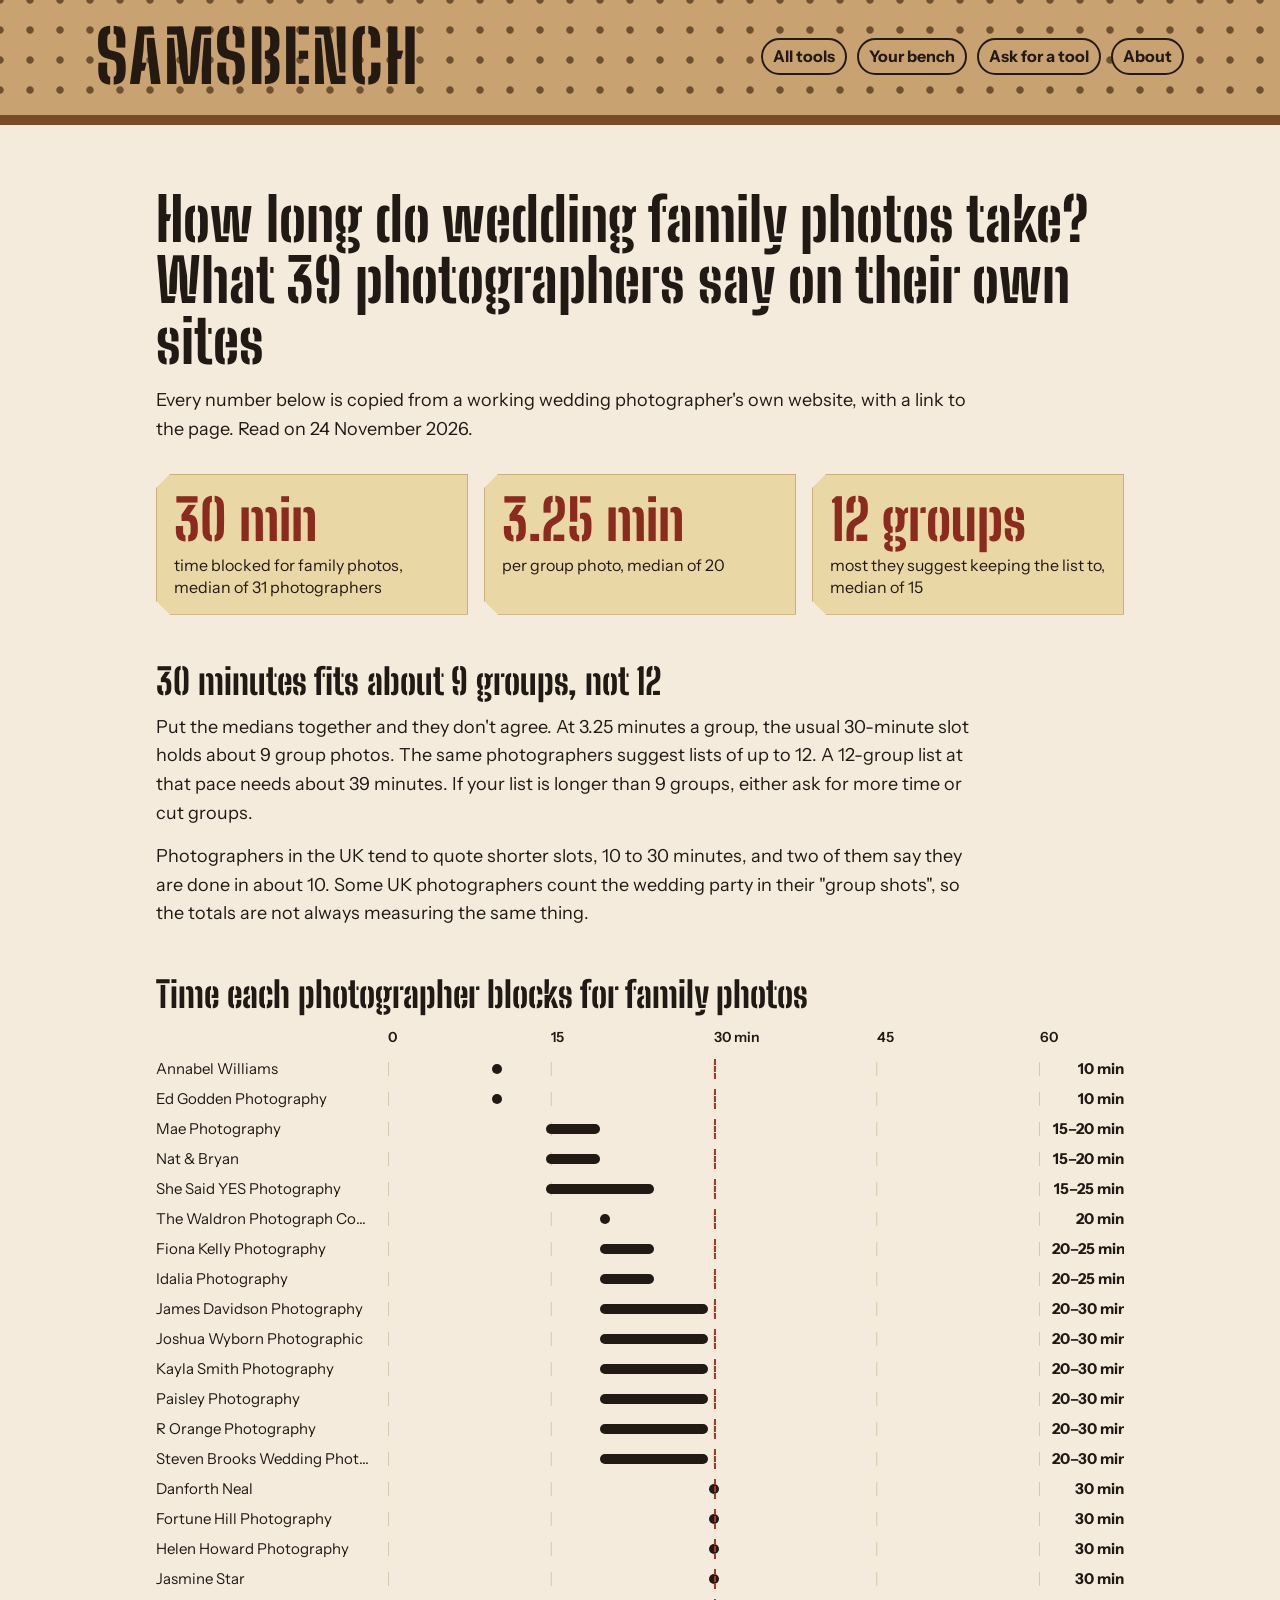
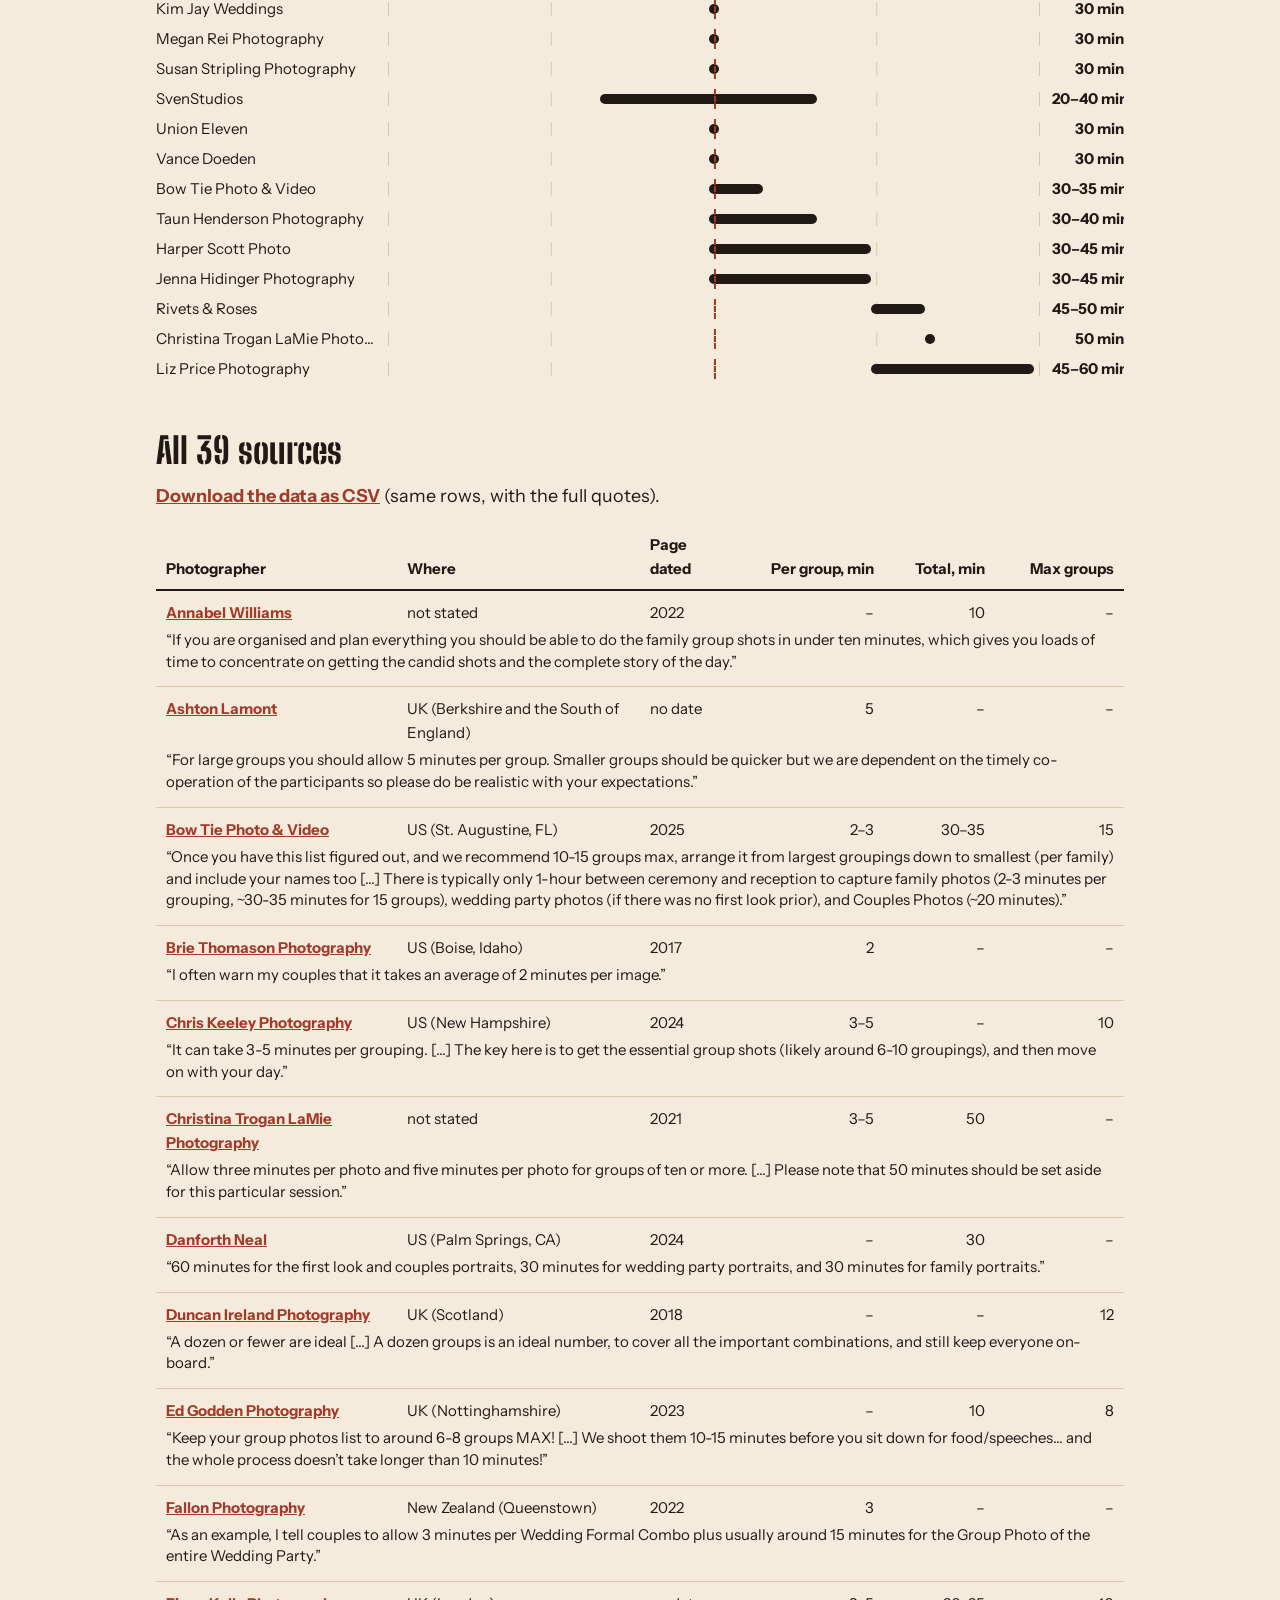
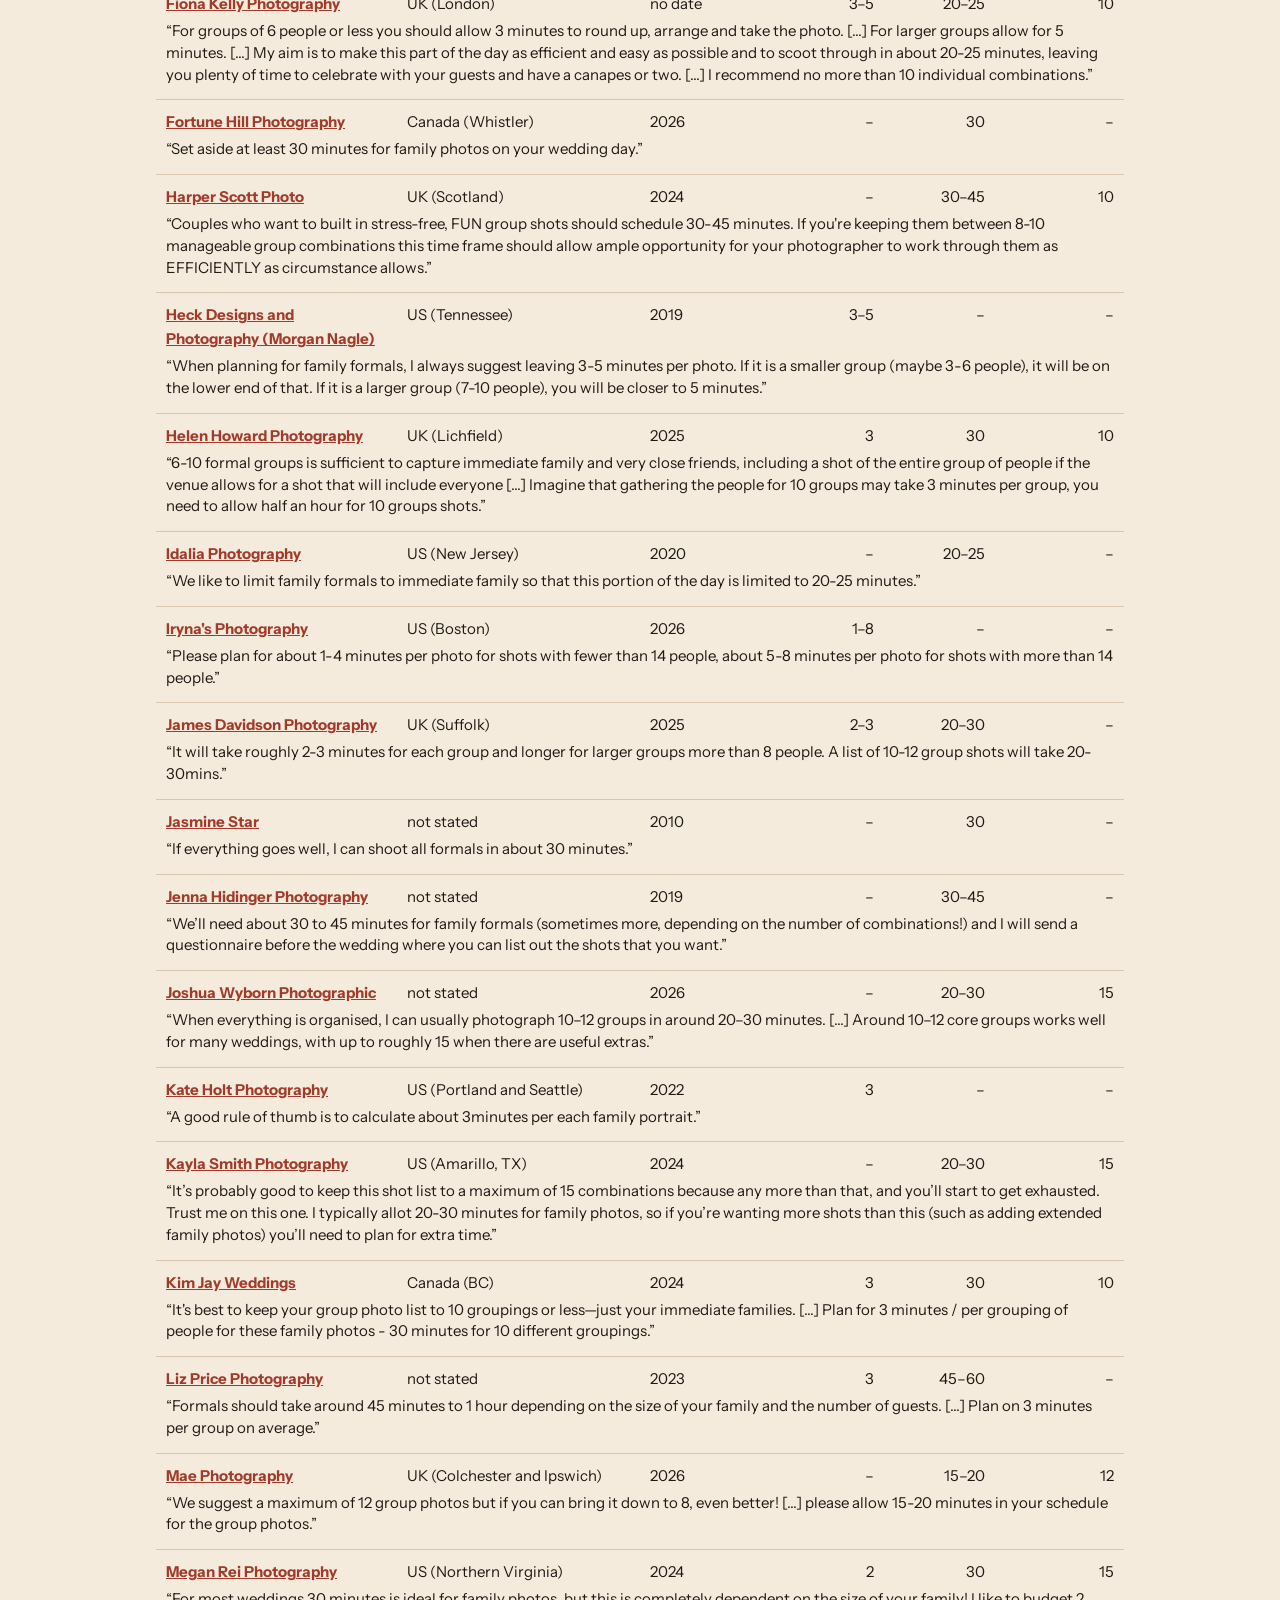
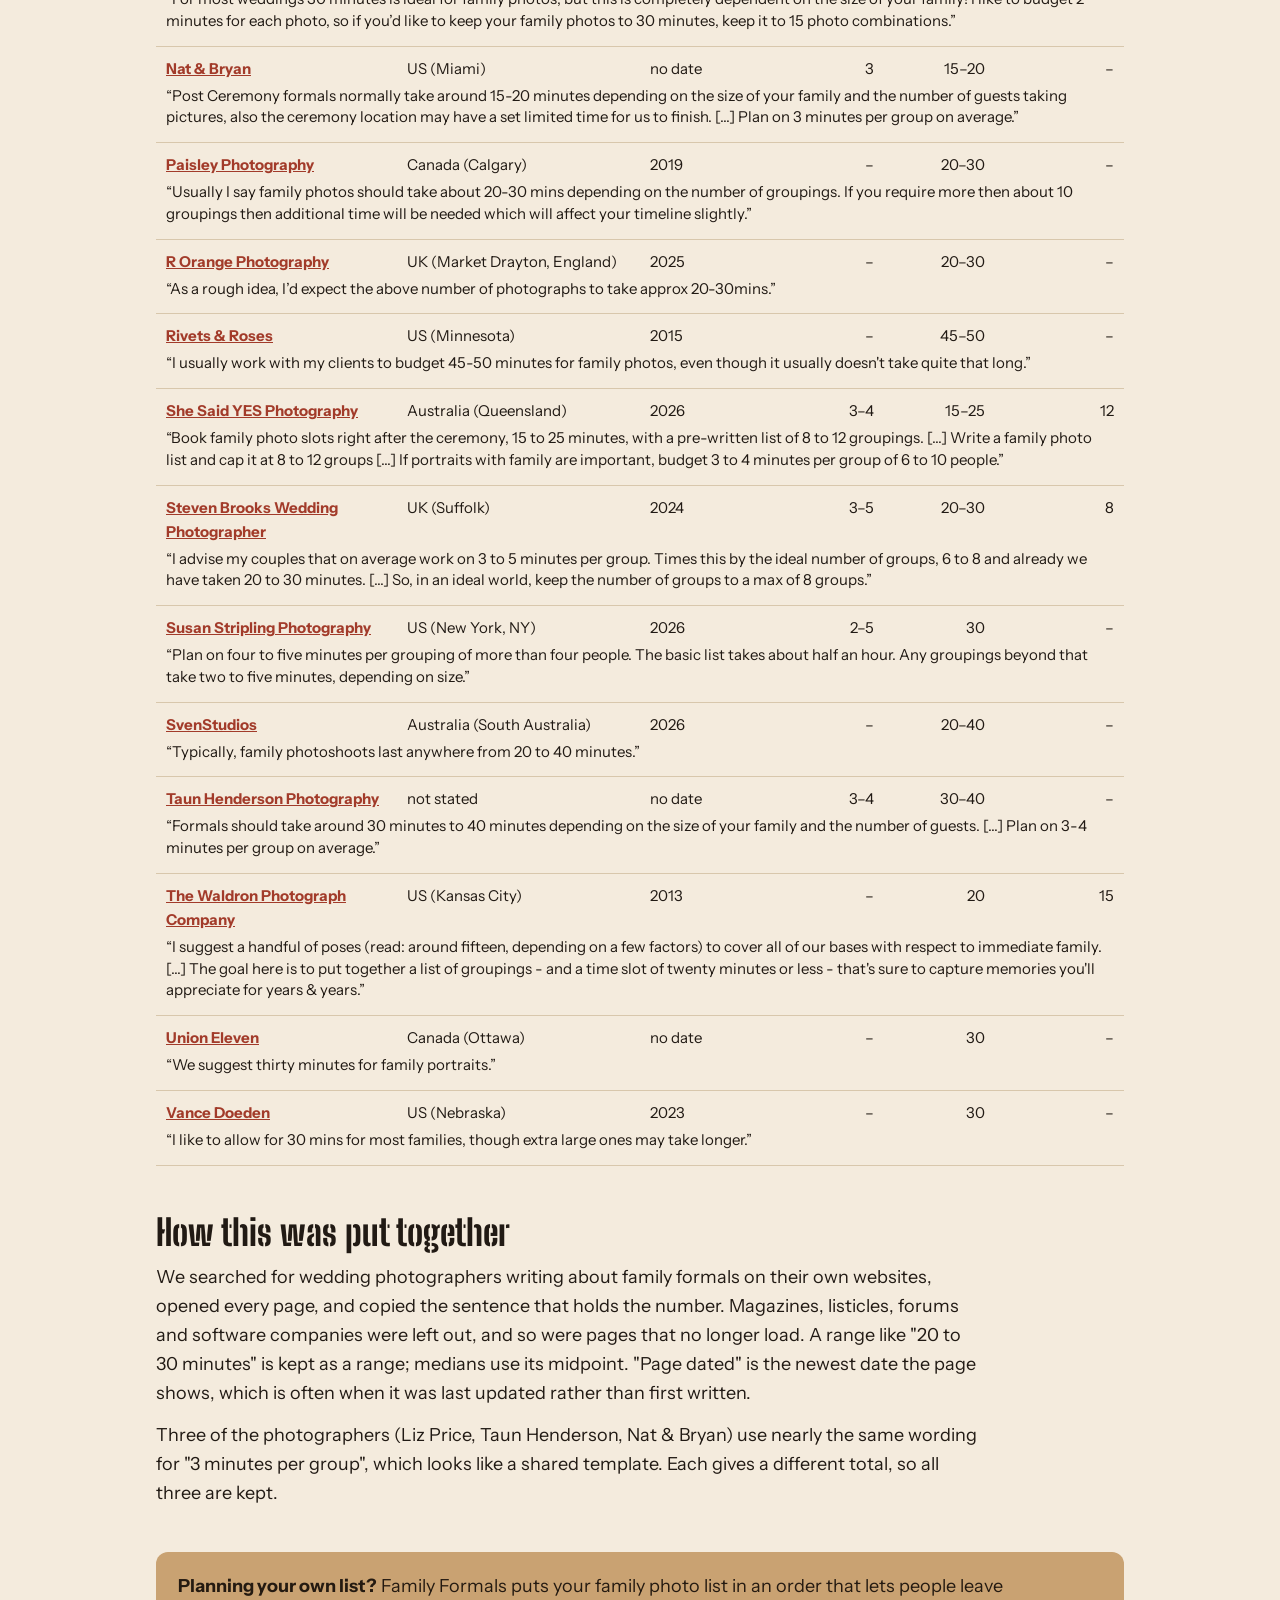
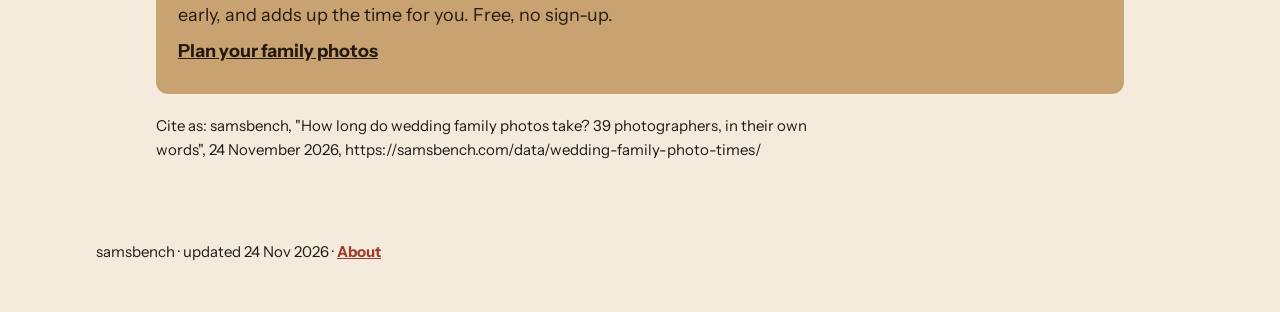
<file: data/wedding-family-photo-times/index.html>
<!doctype html>
<html lang="en">
<head>
<meta charset="utf-8">
<meta name="viewport" content="width=device-width,initial-scale=1">
<title>How long wedding family photos take: what 39 photographers say | samsbench</title>
<meta name="description" content="We read 39 wedding photographers' own sites. Median: 30 minutes blocked for family photos, 3.25 minutes per group, lists capped at about 12 groups. Every number quoted and linked.">
<link rel="canonical" href="https://samsbench.com/data/wedding-family-photo-times/">
<meta property="og:type" content="website">
<meta property="og:site_name" content="samsbench">
<meta property="og:url" content="https://samsbench.com/data/wedding-family-photo-times/">
<meta property="og:title" content="How long wedding family photos take: what 39 photographers say | samsbench">
<meta property="og:description" content="We read 39 wedding photographers' own sites. Median: 30 minutes blocked for family photos, 3.25 minutes per group, lists capped at about 12 groups. Every number quoted and linked.">
<meta property="og:image" content="https://samsbench.com/img/og.png">
<meta name="twitter:card" content="summary_large_image">
<link rel="icon" href="/favicon.ico" sizes="48x48">
<link rel="icon" href="/icon.svg" type="image/svg+xml">
<link rel="apple-touch-icon" href="/apple-touch-icon.png">
<link rel="manifest" href="/site.webmanifest">
<meta name="theme-color" content="#C9A272">
<link rel="preconnect" href="https://fonts.googleapis.com">
<link rel="preconnect" href="https://fonts.gstatic.com" crossorigin>
<link href="https://fonts.googleapis.com/css2?family=Big+Shoulders+Stencil+Display:wght@700;800&family=Instrument+Sans:wght@400;600;700&display=swap" rel="stylesheet">
<link rel="stylesheet" href="../../bench.css">
<link rel="stylesheet" href="../data.css">
<script data-goatcounter="https://familyformals.goatcounter.com/count" async src="//gc.zgo.at/count.js"></script>
<script>/* ?via=<code> (e.g. fu2 letters) -> one GoatCounter event via-<code>, 1.5 s after count.js so its pageview goes first */
(function(){var v=(new URLSearchParams(location.search).get('via')||'').replace(/[^a-z0-9-]/g,'').slice(0,20);if(!v)return;var n=0;
(function go(){if(window.goatcounter&&window.goatcounter.count){setTimeout(function(){try{window.goatcounter.count({path:'via-'+v,title:'via-'+v,event:true});}catch(e){}},1500);}else if(n++<20)setTimeout(go,500);})();})();
</script>
</head>
<body>
<header class="board short">
  <div class="wrap bar">
    <p class="mark"><a href="/">SAMSBENCH</a></p>
    <nav class="topnav" aria-label="Site"><a href="/">All tools</a><a href="/my/">Your bench</a><a href="/#ask">Ask for a tool</a><a href="/about/">About</a></nav>
  </div>
</header>
<main class="paper">
<article class="wrap">
<h1>How long do wedding family photos take? What 39 photographers say on their own sites</h1>
<p class="sub">Every number below is copied from a working wedding photographer's own website, with a link to the page. Read on 24 November 2026.</p>

<div class="stats">
  <div class="stat"><b>30 min</b><span>time blocked for family photos, median of 31 photographers</span></div>
  <div class="stat"><b>3.25 min</b><span>per group photo, median of 20</span></div>
  <div class="stat"><b>12 groups</b><span>most they suggest keeping the list to, median of 15</span></div>
</div>

<h2>30 minutes fits about 9 groups, not 12</h2>
<p>Put the medians together and they don't agree. At 3.25 minutes a group, the usual 30-minute slot holds about 9 group photos. The same photographers suggest lists of up to 12. A 12-group list at that pace needs about 39 minutes. If your list is longer than 9 groups, either ask for more time or cut groups.</p>
<p>Photographers in the UK tend to quote shorter slots, 10 to 30 minutes, and two of them say they are done in about 10. Some UK photographers count the wedding party in their "group shots", so the totals are not always measuring the same thing.</p>

<h2>Time each photographer blocks for family photos</h2>
<div class="axis" aria-hidden="true"><span>0</span><span>15</span><span>30 min</span><span>45</span><span>60</span></div>
<ol class="bars">
<li><span class="who">Annabel Williams</span><span class="track"><span class="bar pt" style="left:16.67%;width:0.00%"></span></span><span class="val">10 min</span></li>
<li><span class="who">Ed Godden Photography</span><span class="track"><span class="bar pt" style="left:16.67%;width:0.00%"></span></span><span class="val">10 min</span></li>
<li><span class="who">Mae Photography</span><span class="track"><span class="bar" style="left:25.00%;width:8.33%"></span></span><span class="val">15–20 min</span></li>
<li><span class="who">Nat &amp; Bryan</span><span class="track"><span class="bar" style="left:25.00%;width:8.33%"></span></span><span class="val">15–20 min</span></li>
<li><span class="who">She Said YES Photography</span><span class="track"><span class="bar" style="left:25.00%;width:16.67%"></span></span><span class="val">15–25 min</span></li>
<li><span class="who">The Waldron Photograph Company</span><span class="track"><span class="bar pt" style="left:33.33%;width:0.00%"></span></span><span class="val">20 min</span></li>
<li><span class="who">Fiona Kelly Photography</span><span class="track"><span class="bar" style="left:33.33%;width:8.33%"></span></span><span class="val">20–25 min</span></li>
<li><span class="who">Idalia Photography</span><span class="track"><span class="bar" style="left:33.33%;width:8.33%"></span></span><span class="val">20–25 min</span></li>
<li><span class="who">James Davidson Photography</span><span class="track"><span class="bar" style="left:33.33%;width:16.67%"></span></span><span class="val">20–30 min</span></li>
<li><span class="who">Joshua Wyborn Photographic</span><span class="track"><span class="bar" style="left:33.33%;width:16.67%"></span></span><span class="val">20–30 min</span></li>
<li><span class="who">Kayla Smith Photography</span><span class="track"><span class="bar" style="left:33.33%;width:16.67%"></span></span><span class="val">20–30 min</span></li>
<li><span class="who">Paisley Photography</span><span class="track"><span class="bar" style="left:33.33%;width:16.67%"></span></span><span class="val">20–30 min</span></li>
<li><span class="who">R Orange Photography</span><span class="track"><span class="bar" style="left:33.33%;width:16.67%"></span></span><span class="val">20–30 min</span></li>
<li><span class="who">Steven Brooks Wedding Photographer</span><span class="track"><span class="bar" style="left:33.33%;width:16.67%"></span></span><span class="val">20–30 min</span></li>
<li><span class="who">Danforth Neal</span><span class="track"><span class="bar pt" style="left:50.00%;width:0.00%"></span></span><span class="val">30 min</span></li>
<li><span class="who">Fortune Hill Photography</span><span class="track"><span class="bar pt" style="left:50.00%;width:0.00%"></span></span><span class="val">30 min</span></li>
<li><span class="who">Helen Howard Photography</span><span class="track"><span class="bar pt" style="left:50.00%;width:0.00%"></span></span><span class="val">30 min</span></li>
<li><span class="who">Jasmine Star</span><span class="track"><span class="bar pt" style="left:50.00%;width:0.00%"></span></span><span class="val">30 min</span></li>
<li><span class="who">Kim Jay Weddings</span><span class="track"><span class="bar pt" style="left:50.00%;width:0.00%"></span></span><span class="val">30 min</span></li>
<li><span class="who">Megan Rei Photography</span><span class="track"><span class="bar pt" style="left:50.00%;width:0.00%"></span></span><span class="val">30 min</span></li>
<li><span class="who">Susan Stripling Photography</span><span class="track"><span class="bar pt" style="left:50.00%;width:0.00%"></span></span><span class="val">30 min</span></li>
<li><span class="who">SvenStudios</span><span class="track"><span class="bar" style="left:33.33%;width:33.33%"></span></span><span class="val">20–40 min</span></li>
<li><span class="who">Union Eleven</span><span class="track"><span class="bar pt" style="left:50.00%;width:0.00%"></span></span><span class="val">30 min</span></li>
<li><span class="who">Vance Doeden</span><span class="track"><span class="bar pt" style="left:50.00%;width:0.00%"></span></span><span class="val">30 min</span></li>
<li><span class="who">Bow Tie Photo &amp; Video</span><span class="track"><span class="bar" style="left:50.00%;width:8.33%"></span></span><span class="val">30–35 min</span></li>
<li><span class="who">Taun Henderson Photography</span><span class="track"><span class="bar" style="left:50.00%;width:16.67%"></span></span><span class="val">30–40 min</span></li>
<li><span class="who">Harper Scott Photo</span><span class="track"><span class="bar" style="left:50.00%;width:25.00%"></span></span><span class="val">30–45 min</span></li>
<li><span class="who">Jenna Hidinger Photography</span><span class="track"><span class="bar" style="left:50.00%;width:25.00%"></span></span><span class="val">30–45 min</span></li>
<li><span class="who">Rivets &amp; Roses</span><span class="track"><span class="bar" style="left:75.00%;width:8.33%"></span></span><span class="val">45–50 min</span></li>
<li><span class="who">Christina Trogan LaMie Photography</span><span class="track"><span class="bar pt" style="left:83.33%;width:0.00%"></span></span><span class="val">50 min</span></li>
<li><span class="who">Liz Price Photography</span><span class="track"><span class="bar" style="left:75.00%;width:25.00%"></span></span><span class="val">45–60 min</span></li>
</ol>

<h2>All 39 sources</h2>
<p><a href="wedding-family-photo-times.csv" download>Download the data as CSV</a> (same rows, with the full quotes).</p>
<div class="tablewrap">
<table class="data">
<thead><tr><th>Photographer</th><th>Where</th><th>Page dated</th><th class="n">Per group, min</th><th class="n">Total, min</th><th class="n">Max groups</th></tr></thead>
<tbody>
<tr><td data-l="Photographer"><a href="https://www.annabelwilliams.com/photography-training/archive/10-ways-to-simplify-wedding-group-shots" rel="nofollow noopener">Annabel Williams</a></td><td data-l="Where">not stated</td><td data-l="Page dated">2022</td><td data-l="Per group" class="n">–</td><td data-l="Total" class="n">10</td><td data-l="Max groups" class="n">–</td></tr><tr class="qrow"><td colspan="6" class="q">“If you are organised and plan everything you should be able to do the family group shots in under ten minutes, which gives you loads of time to concentrate on getting the candid shots and the complete story of the day.”</td></tr>
<tr><td data-l="Photographer"><a href="https://www.ashtonlamont.co.uk/photoshoot" rel="nofollow noopener">Ashton Lamont</a></td><td data-l="Where">UK (Berkshire and the South of England)</td><td data-l="Page dated">no date</td><td data-l="Per group" class="n">5</td><td data-l="Total" class="n">–</td><td data-l="Max groups" class="n">–</td></tr><tr class="qrow"><td colspan="6" class="q">“For large groups you should allow 5 minutes per group. Smaller groups should be quicker but we are dependent on the timely co-operation of the participants so please do be realistic with your expectations.”</td></tr>
<tr><td data-l="Photographer"><a href="https://www.bowtiephoto.com/blog/shot-list" rel="nofollow noopener">Bow Tie Photo &amp; Video</a></td><td data-l="Where">US (St. Augustine, FL)</td><td data-l="Page dated">2025</td><td data-l="Per group" class="n">2–3</td><td data-l="Total" class="n">30–35</td><td data-l="Max groups" class="n">15</td></tr><tr class="qrow"><td colspan="6" class="q">“Once you have this list figured out, and we recommend 10-15 groups max, arrange it from largest groupings down to smallest (per family) and include your names too [...] There is typically only 1-hour between ceremony and reception to capture family photos (2-3 minutes per grouping, ~30-35 minutes for 15 groups), wedding party photos (if there was no first look prior), and Couples Photos (~20 minutes).”</td></tr>
<tr><td data-l="Photographer"><a href="https://briethomason.com/brie-thomason-photography/2017/4/13/how-to-breeze-through-family-formals-during-the-wedding-day-advice-from-boise-wedding-photographer-brie-thomason" rel="nofollow noopener">Brie Thomason Photography</a></td><td data-l="Where">US (Boise, Idaho)</td><td data-l="Page dated">2017</td><td data-l="Per group" class="n">2</td><td data-l="Total" class="n">–</td><td data-l="Max groups" class="n">–</td></tr><tr class="qrow"><td colspan="6" class="q">“I often warn my couples that it takes an average of 2 minutes per image.”</td></tr>
<tr><td data-l="Photographer"><a href="https://www.chriskeeleyphotography.com/blog/2016/7/6/tips-for-family-photos-on-wedding-day" rel="nofollow noopener">Chris Keeley Photography</a></td><td data-l="Where">US (New Hampshire)</td><td data-l="Page dated">2024</td><td data-l="Per group" class="n">3–5</td><td data-l="Total" class="n">–</td><td data-l="Max groups" class="n">10</td></tr><tr class="qrow"><td colspan="6" class="q">“It can take 3-5 minutes per grouping. [...] The key here is to get the essential group shots (likely around 6-10 groupings), and then move on with your day.”</td></tr>
<tr><td data-l="Photographer"><a href="https://christinalamie.zenfolio.com/blog/2021/9/tips-for-family-photos-after-the-ceremony" rel="nofollow noopener">Christina Trogan LaMie Photography</a></td><td data-l="Where">not stated</td><td data-l="Page dated">2021</td><td data-l="Per group" class="n">3–5</td><td data-l="Total" class="n">50</td><td data-l="Max groups" class="n">–</td></tr><tr class="qrow"><td colspan="6" class="q">“Allow three minutes per photo and five minutes per photo for groups of ten or more. [...] Please note that 50 minutes should be set aside for this particular session.”</td></tr>
<tr><td data-l="Photographer"><a href="https://www.danforthneal.com/resources/wedding-day-timeline" rel="nofollow noopener">Danforth Neal</a></td><td data-l="Where">US (Palm Springs, CA)</td><td data-l="Page dated">2024</td><td data-l="Per group" class="n">–</td><td data-l="Total" class="n">30</td><td data-l="Max groups" class="n">–</td></tr><tr class="qrow"><td colspan="6" class="q">“60 minutes for the first look and couples portraits, 30 minutes for wedding party portraits, and 30 minutes for family portraits.”</td></tr>
<tr><td data-l="Photographer"><a href="https://duncanirelandphotography.blogspot.com/2018/05/group-therapy-10-tips-for-stress-free.html" rel="nofollow noopener">Duncan Ireland Photography</a></td><td data-l="Where">UK (Scotland)</td><td data-l="Page dated">2018</td><td data-l="Per group" class="n">–</td><td data-l="Total" class="n">–</td><td data-l="Max groups" class="n">12</td></tr><tr class="qrow"><td colspan="6" class="q">“A dozen or fewer are ideal [...] A dozen groups is an ideal number, to cover all the important combinations, and still keep everyone on-board.”</td></tr>
<tr><td data-l="Photographer"><a href="https://www.edgodden.co.uk/new-blog/2020/1/21/group-photos-at-weddings-the-fun-and-quick-way" rel="nofollow noopener">Ed Godden Photography</a></td><td data-l="Where">UK (Nottinghamshire)</td><td data-l="Page dated">2023</td><td data-l="Per group" class="n">–</td><td data-l="Total" class="n">10</td><td data-l="Max groups" class="n">8</td></tr><tr class="qrow"><td colspan="6" class="q">“Keep your group photos list to around 6-8 groups MAX! [...] We shoot them 10-15 minutes before you sit down for food/speeches… and the whole process doesn’t take longer than 10 minutes!”</td></tr>
<tr><td data-l="Photographer"><a href="https://www.fallon.co.nz/queenstown-wedding-formals/" rel="nofollow noopener">Fallon Photography</a></td><td data-l="Where">New Zealand (Queenstown)</td><td data-l="Page dated">2022</td><td data-l="Per group" class="n">3</td><td data-l="Total" class="n">–</td><td data-l="Max groups" class="n">–</td></tr><tr class="qrow"><td colspan="6" class="q">“As an example, I tell couples to allow 3 minutes per Wedding Formal Combo plus usually around 15 minutes for the Group Photo of the entire Wedding Party.”</td></tr>
<tr><td data-l="Photographer"><a href="https://www.fionakellyphotography.com/wedding-group-photos-made-easy/" rel="nofollow noopener">Fiona Kelly Photography</a></td><td data-l="Where">UK (London)</td><td data-l="Page dated">no date</td><td data-l="Per group" class="n">3–5</td><td data-l="Total" class="n">20–25</td><td data-l="Max groups" class="n">10</td></tr><tr class="qrow"><td colspan="6" class="q">“For groups of 6 people or less you should allow 3 minutes to round up, arrange and take the photo. [...] For larger groups allow for 5 minutes. [...] My aim is to make this part of the day as efficient and easy as possible and to scoot through in about 20-25 minutes, leaving you plenty of time to celebrate with your guests and have a canapes or two. [...] I recommend no more than 10 individual combinations.”</td></tr>
<tr><td data-l="Photographer"><a href="https://www.fortunehillphotography.ca/blog/wedding-photo-shot-list" rel="nofollow noopener">Fortune Hill Photography</a></td><td data-l="Where">Canada (Whistler)</td><td data-l="Page dated">2026</td><td data-l="Per group" class="n">–</td><td data-l="Total" class="n">30</td><td data-l="Max groups" class="n">–</td></tr><tr class="qrow"><td colspan="6" class="q">“Set aside at least 30 minutes for family photos on your wedding day.”</td></tr>
<tr><td data-l="Photographer"><a href="https://harperscottphoto.squarespace.com/blog/the-wedding-group-photograph" rel="nofollow noopener">Harper Scott Photo</a></td><td data-l="Where">UK (Scotland)</td><td data-l="Page dated">2024</td><td data-l="Per group" class="n">–</td><td data-l="Total" class="n">30–45</td><td data-l="Max groups" class="n">10</td></tr><tr class="qrow"><td colspan="6" class="q">“Couples who want to built in stress-free, FUN group shots should schedule 30-45 minutes. If you&#x27;re keeping them between 8-10 manageable group combinations this time frame should allow ample opportunity for your photographer to work through them as EFFICIENTLY as circumstance allows.”</td></tr>
<tr><td data-l="Photographer"><a href="https://www.heckdesignsandphotography.com/blog/2019/10/7/tips-and-tricks-handling-family-formals-on-wedding-days" rel="nofollow noopener">Heck Designs and Photography (Morgan Nagle)</a></td><td data-l="Where">US (Tennessee)</td><td data-l="Page dated">2019</td><td data-l="Per group" class="n">3–5</td><td data-l="Total" class="n">–</td><td data-l="Max groups" class="n">–</td></tr><tr class="qrow"><td colspan="6" class="q">“When planning for family formals, I always suggest leaving 3-5 minutes per photo. If it is a smaller group (maybe 3-6 people), it will be on the lower end of that. If it is a larger group (7-10 people), you will be closer to 5 minutes.”</td></tr>
<tr><td data-l="Photographer"><a href="https://www.helenhowardphotography.com/blog/2016/3/20/a-guide-to-formal-group-photos-at-weddings" rel="nofollow noopener">Helen Howard Photography</a></td><td data-l="Where">UK (Lichfield)</td><td data-l="Page dated">2025</td><td data-l="Per group" class="n">3</td><td data-l="Total" class="n">30</td><td data-l="Max groups" class="n">10</td></tr><tr class="qrow"><td colspan="6" class="q">“6-10 formal groups is sufficient to capture immediate family and very close friends, including a shot of the entire group of people if the venue allows for a shot that will include everyone [...] Imagine that gathering the people for 10 groups may take 3 minutes per group, you need to allow half an hour for 10 groups shots.”</td></tr>
<tr><td data-l="Photographer"><a href="https://www.idaliaphotography.com/tips-for-brides-family-formals/" rel="nofollow noopener">Idalia Photography</a></td><td data-l="Where">US (New Jersey)</td><td data-l="Page dated">2020</td><td data-l="Per group" class="n">–</td><td data-l="Total" class="n">20–25</td><td data-l="Max groups" class="n">–</td></tr><tr class="qrow"><td colspan="6" class="q">“We like to limit family formals to immediate family so that this portion of the day is limited to 20-25 minutes.”</td></tr>
<tr><td data-l="Photographer"><a href="https://www.irynasphotography.com/blog-3/2023/1/6/family-formals-photo-list-by-irynas-photography" rel="nofollow noopener">Iryna&#x27;s Photography</a></td><td data-l="Where">US (Boston)</td><td data-l="Page dated">2026</td><td data-l="Per group" class="n">1–8</td><td data-l="Total" class="n">–</td><td data-l="Max groups" class="n">–</td></tr><tr class="qrow"><td colspan="6" class="q">“Please plan for about 1-4 minutes per photo for shots with fewer than 14 people, about 5-8 minutes per photo for shots with more than 14 people.”</td></tr>
<tr><td data-l="Photographer"><a href="https://www.jamesdavidson.co.uk/organsing-the-group-shots-for-the-day/" rel="nofollow noopener">James Davidson Photography</a></td><td data-l="Where">UK (Suffolk)</td><td data-l="Page dated">2025</td><td data-l="Per group" class="n">2–3</td><td data-l="Total" class="n">20–30</td><td data-l="Max groups" class="n">–</td></tr><tr class="qrow"><td colspan="6" class="q">“It will take roughly 2-3 minutes for each group and longer for larger groups more than 8 people. A list of 10-12 group shots will take 20-30mins.”</td></tr>
<tr><td data-l="Photographer"><a href="https://jasminestar.com/faq-shooting-family-formal-photos-at-weddings/" rel="nofollow noopener">Jasmine Star</a></td><td data-l="Where">not stated</td><td data-l="Page dated">2010</td><td data-l="Per group" class="n">–</td><td data-l="Total" class="n">30</td><td data-l="Max groups" class="n">–</td></tr><tr class="qrow"><td colspan="6" class="q">“If everything goes well, I can shoot all formals in about 30 minutes.”</td></tr>
<tr><td data-l="Photographer"><a href="https://www.jennahidingerphotography.com/jenna-hidinger-photography/2019/1/9/this-one-thing-can-make-or-break-your-wedding-day" rel="nofollow noopener">Jenna Hidinger Photography</a></td><td data-l="Where">not stated</td><td data-l="Page dated">2019</td><td data-l="Per group" class="n">–</td><td data-l="Total" class="n">30–45</td><td data-l="Max groups" class="n">–</td></tr><tr class="qrow"><td colspan="6" class="q">“We’ll need about 30 to 45 minutes for family formals (sometimes more, depending on the number of combinations!) and I will send a questionnaire before the wedding where you can list out the shots that you want.”</td></tr>
<tr><td data-l="Photographer"><a href="https://www.joshuawybornphotographic.com/wedding-group-photo-list/" rel="nofollow noopener">Joshua Wyborn Photographic</a></td><td data-l="Where">not stated</td><td data-l="Page dated">2026</td><td data-l="Per group" class="n">–</td><td data-l="Total" class="n">20–30</td><td data-l="Max groups" class="n">15</td></tr><tr class="qrow"><td colspan="6" class="q">“When everything is organised, I can usually photograph 10–12 groups in around 20–30 minutes. [...] Around 10–12 core groups works well for many weddings, with up to roughly 15 when there are useful extras.”</td></tr>
<tr><td data-l="Photographer"><a href="https://www.kateholtphotography.com/mainblog/tips-for-getting-amazing-family-photos-on-your-wedding" rel="nofollow noopener">Kate Holt Photography</a></td><td data-l="Where">US (Portland and Seattle)</td><td data-l="Page dated">2022</td><td data-l="Per group" class="n">3</td><td data-l="Total" class="n">–</td><td data-l="Max groups" class="n">–</td></tr><tr class="qrow"><td colspan="6" class="q">“A good rule of thumb is to calculate about 3minutes per each family portrait.”</td></tr>
<tr><td data-l="Photographer"><a href="https://www.kaylasmithphotography.com/blog-1/2019/2/19/planning-for-stress-free-family-photos-on-your-wedding-day" rel="nofollow noopener">Kayla Smith Photography</a></td><td data-l="Where">US (Amarillo, TX)</td><td data-l="Page dated">2024</td><td data-l="Per group" class="n">–</td><td data-l="Total" class="n">20–30</td><td data-l="Max groups" class="n">15</td></tr><tr class="qrow"><td colspan="6" class="q">“It’s probably good to keep this shot list to a maximum of 15 combinations because any more than that, and you’ll start to get exhausted. Trust me on this one. I typically allot 20-30 minutes for family photos, so if you’re wanting more shots than this (such as adding extended family photos) you’ll need to plan for extra time.”</td></tr>
<tr><td data-l="Photographer"><a href="https://www.kimjayweddings.com/client-guide/photography-timeline-for-wedding" rel="nofollow noopener">Kim Jay Weddings</a></td><td data-l="Where">Canada (BC)</td><td data-l="Page dated">2024</td><td data-l="Per group" class="n">3</td><td data-l="Total" class="n">30</td><td data-l="Max groups" class="n">10</td></tr><tr class="qrow"><td colspan="6" class="q">“It&#x27;s best to keep your group photo list to 10 groupings or less—just your immediate families. [...] Plan for 3 minutes / per grouping of people for these family photos - 30 minutes for 10 different groupings.”</td></tr>
<tr><td data-l="Photographer"><a href="https://www.lizpricephotography.com/blog/2022/2/22/ideal-wedding-timeline" rel="nofollow noopener">Liz Price Photography</a></td><td data-l="Where">not stated</td><td data-l="Page dated">2023</td><td data-l="Per group" class="n">3</td><td data-l="Total" class="n">45–60</td><td data-l="Max groups" class="n">–</td></tr><tr class="qrow"><td colspan="6" class="q">“Formals should take around 45 minutes to 1 hour depending on the size of your family and the number of guests. [...] Plan on 3 minutes per group on average.”</td></tr>
<tr><td data-l="Photographer"><a href="https://www.maephotography.co.uk/wedding-blog/wedding-information/guide-for-group-photos" rel="nofollow noopener">Mae Photography</a></td><td data-l="Where">UK (Colchester and Ipswich)</td><td data-l="Page dated">2026</td><td data-l="Per group" class="n">–</td><td data-l="Total" class="n">15–20</td><td data-l="Max groups" class="n">12</td></tr><tr class="qrow"><td colspan="6" class="q">“We suggest a maximum of 12 group photos but if you can bring it down to 8, even better! [...] please allow 15-20 minutes in your schedule for the group photos.”</td></tr>
<tr><td data-l="Photographer"><a href="https://www.meganreiphotography.com/blog/how-to-plan-your-wedding-photography-timeline" rel="nofollow noopener">Megan Rei Photography</a></td><td data-l="Where">US (Northern Virginia)</td><td data-l="Page dated">2024</td><td data-l="Per group" class="n">2</td><td data-l="Total" class="n">30</td><td data-l="Max groups" class="n">15</td></tr><tr class="qrow"><td colspan="6" class="q">“For most weddings 30 minutes is ideal for family photos, but this is completely dependent on the size of your family! I like to budget 2 minutes for each photo, so if you’d like to keep your family photos to 30 minutes, keep it to 15 photo combinations.”</td></tr>
<tr><td data-l="Photographer"><a href="https://www.natandbryan.com/photographytimeline" rel="nofollow noopener">Nat &amp; Bryan</a></td><td data-l="Where">US (Miami)</td><td data-l="Page dated">no date</td><td data-l="Per group" class="n">3</td><td data-l="Total" class="n">15–20</td><td data-l="Max groups" class="n">–</td></tr><tr class="qrow"><td colspan="6" class="q">“Post Ceremony formals normally take around 15-20 minutes depending on the size of your family and the number of guests taking pictures, also the ceremony location may have a set limited time for us to finish. [...] Plan on 3 minutes per group on average.”</td></tr>
<tr><td data-l="Photographer"><a href="https://paisleyphotos.ca/5-tips-for-stress-free-family-photos-on-your-wedding-day-calgary-wedding-photographer/" rel="nofollow noopener">Paisley Photography</a></td><td data-l="Where">Canada (Calgary)</td><td data-l="Page dated">2019</td><td data-l="Per group" class="n">–</td><td data-l="Total" class="n">20–30</td><td data-l="Max groups" class="n">–</td></tr><tr class="qrow"><td colspan="6" class="q">“Usually I say family photos should take about 20-30 mins depending on the number of groupings. If you require more then about 10 groupings then additional time will be needed which will affect your timeline slightly.”</td></tr>
<tr><td data-l="Photographer"><a href="https://www.rorangephotography.co.uk/blog/wedding-group-photos-the-complete-guide" rel="nofollow noopener">R Orange Photography</a></td><td data-l="Where">UK (Market Drayton, England)</td><td data-l="Page dated">2025</td><td data-l="Per group" class="n">–</td><td data-l="Total" class="n">20–30</td><td data-l="Max groups" class="n">–</td></tr><tr class="qrow"><td colspan="6" class="q">“As a rough idea, I’d expect the above number of photographs to take approx 20-30mins.”</td></tr>
<tr><td data-l="Photographer"><a href="https://www.rivetsandroses.com/blog/weddings/wedding-tips-tricks-post-louisa" rel="nofollow noopener">Rivets &amp; Roses</a></td><td data-l="Where">US (Minnesota)</td><td data-l="Page dated">2015</td><td data-l="Per group" class="n">–</td><td data-l="Total" class="n">45–50</td><td data-l="Max groups" class="n">–</td></tr><tr class="qrow"><td colspan="6" class="q">“I usually work with my clients to budget 45-50 minutes for family photos, even though it usually doesn&#x27;t take quite that long.”</td></tr>
<tr><td data-l="Photographer"><a href="https://shesaidyes.au/blog/australian-wedding-photographer-timeline-brisbane/" rel="nofollow noopener">She Said YES Photography</a></td><td data-l="Where">Australia (Queensland)</td><td data-l="Page dated">2026</td><td data-l="Per group" class="n">3–4</td><td data-l="Total" class="n">15–25</td><td data-l="Max groups" class="n">12</td></tr><tr class="qrow"><td colspan="6" class="q">“Book family photo slots right after the ceremony, 15 to 25 minutes, with a pre-written list of 8 to 12 groupings. [...] Write a family photo list and cap it at 8 to 12 groups [...] If portraits with family are important, budget 3 to 4 minutes per group of 6 to 10 people.”</td></tr>
<tr><td data-l="Photographer"><a href="https://www.stevenbrooksphotography.co.uk/tips-for-brides-and-grooms-group-photographs/" rel="nofollow noopener">Steven Brooks Wedding Photographer</a></td><td data-l="Where">UK (Suffolk)</td><td data-l="Page dated">2024</td><td data-l="Per group" class="n">3–5</td><td data-l="Total" class="n">20–30</td><td data-l="Max groups" class="n">8</td></tr><tr class="qrow"><td colspan="6" class="q">“I advise my couples that on average work on 3 to 5 minutes per group. Times this by the ideal number of groups, 6 to 8 and already we have taken 20 to 30 minutes. [...] So, in an ideal world, keep the number of groups to a max of 8 groups.”</td></tr>
<tr><td data-l="Photographer"><a href="https://susanstripling.com/blog/planning-for-family-photos-on-your-wedding-day/" rel="nofollow noopener">Susan Stripling Photography</a></td><td data-l="Where">US (New York, NY)</td><td data-l="Page dated">2026</td><td data-l="Per group" class="n">2–5</td><td data-l="Total" class="n">30</td><td data-l="Max groups" class="n">–</td></tr><tr class="qrow"><td colspan="6" class="q">“Plan on four to five minutes per grouping of more than four people. The basic list takes about half an hour. Any groupings beyond that take two to five minutes, depending on size.”</td></tr>
<tr><td data-l="Photographer"><a href="https://svenstudios.com/2021/07/how-to-take-the-best-wedding-family-photos/" rel="nofollow noopener">SvenStudios</a></td><td data-l="Where">Australia (South Australia)</td><td data-l="Page dated">2026</td><td data-l="Per group" class="n">–</td><td data-l="Total" class="n">20–40</td><td data-l="Max groups" class="n">–</td></tr><tr class="qrow"><td colspan="6" class="q">“Typically, family photoshoots last anywhere from 20 to 40 minutes.”</td></tr>
<tr><td data-l="Photographer"><a href="https://www.taunhenderson.com/photography-wedding-timeline" rel="nofollow noopener">Taun Henderson Photography</a></td><td data-l="Where">not stated</td><td data-l="Page dated">no date</td><td data-l="Per group" class="n">3–4</td><td data-l="Total" class="n">30–40</td><td data-l="Max groups" class="n">–</td></tr><tr class="qrow"><td colspan="6" class="q">“Formals should take around 30 minutes to 40 minutes depending on the size of your family and the number of guests. [...] Plan on 3-4 minutes per group on average.”</td></tr>
<tr><td data-l="Photographer"><a href="https://rusty-wright.squarespace.com/blog/category/Process" rel="nofollow noopener">The Waldron Photograph Company</a></td><td data-l="Where">US (Kansas City)</td><td data-l="Page dated">2013</td><td data-l="Per group" class="n">–</td><td data-l="Total" class="n">20</td><td data-l="Max groups" class="n">15</td></tr><tr class="qrow"><td colspan="6" class="q">“I suggest a handful of poses (read: around fifteen, depending on a few factors) to cover all of our bases with respect to immediate family. [...] The goal here is to put together a list of groupings - and a time slot of twenty minutes or less - that&#x27;s sure to capture memories you&#x27;ll appreciate for years &amp; years.”</td></tr>
<tr><td data-l="Photographer"><a href="https://www.unioneleven.com/faq" rel="nofollow noopener">Union Eleven</a></td><td data-l="Where">Canada (Ottawa)</td><td data-l="Page dated">no date</td><td data-l="Per group" class="n">–</td><td data-l="Total" class="n">30</td><td data-l="Max groups" class="n">–</td></tr><tr class="qrow"><td colspan="6" class="q">“We suggest thirty minutes for family portraits.”</td></tr>
<tr><td data-l="Photographer"><a href="https://www.vancedoeden.com/blog/tips-for-making-wedding-day-family-photos-painless" rel="nofollow noopener">Vance Doeden</a></td><td data-l="Where">US (Nebraska)</td><td data-l="Page dated">2023</td><td data-l="Per group" class="n">–</td><td data-l="Total" class="n">30</td><td data-l="Max groups" class="n">–</td></tr><tr class="qrow"><td colspan="6" class="q">“I like to allow for 30 mins for most families, though extra large ones may take longer.”</td></tr>
</tbody>
</table>
</div>

<h2>How this was put together</h2>
<p>We searched for wedding photographers writing about family formals on their own websites, opened every page, and copied the sentence that holds the number. Magazines, listicles, forums and software companies were left out, and so were pages that no longer load. A range like "20 to 30 minutes" is kept as a range; medians use its midpoint. "Page dated" is the newest date the page shows, which is often when it was last updated rather than first written.</p>
<p>Three of the photographers (Liz Price, Taun Henderson, Nat &amp; Bryan) use nearly the same wording for "3 minutes per group", which looks like a shared template. Each gives a different total, so all three are kept.</p>

<div class="cta">
  <p><b>Planning your own list?</b> Family Formals puts your family photo list in an order that lets people leave early, and adds up the time for you. Free, no sign-up.</p>
  <p><a href="https://samsbench.com/family-formals/?via=data-times">Plan your family photos</a></p>
</div>
<p class="cite">Cite as: samsbench, "How long do wedding family photos take? 39 photographers, in their own words", 24 November 2026, https://samsbench.com/data/wedding-family-photo-times/</p>
</article>
</main>
<footer class="foot"><div class="wrap">samsbench · updated 24 Nov 2026 · <a href="../../about/">About</a></div></footer>
</body>
</html>
</file>
<file: bench.css>
:root{
  --board:#C9A272; --hole:#6E4F2E; --ink:#241A11; --paint:#8A2B1D;
  --paper:#F4EBDD; --paper-ink:#211A14; --rule:#D8C7AC; --accent:#A23B2A;
  --tag:#EAD7A6; --tag-ink:#241A11; --tag-edge:#C9B07A;
  --clipboard:#7A4B25; --metal:#B9BDC2; --metal-dark:#6F757C;
}
@media (prefers-color-scheme:dark){
  :root:not([data-theme="light"]){
    --board:#4A3826; --hole:#20170E; --ink:#F1E6D3; --paint:#E9DDC6;
    --paper:#17130F; --paper-ink:#EFE6D8; --rule:#3A3026; --accent:#E8846F;
  }
}
:root[data-theme="dark"]{
  --board:#4A3826; --hole:#20170E; --ink:#F1E6D3; --paint:#E9DDC6;
  --paper:#17130F; --paper-ink:#EFE6D8; --rule:#3A3026; --accent:#E8846F;
}

*{box-sizing:border-box}
html{-webkit-text-size-adjust:100%}
body{margin:0;background:var(--paper);color:var(--paper-ink);
  font:17px/1.6 "Instrument Sans",system-ui,-apple-system,"Segoe UI",sans-serif}
img{display:block;max-width:100%;height:auto}
.wrap{max-width:1120px;margin:0 auto;padding:0 16px}
.narrow{max-width:760px}

/* the pegboard */
.board{background-color:var(--board);
  background-image:radial-gradient(circle,var(--hole) 0 3.2px,rgba(0,0,0,0) 4.2px);
  background-size:30px 30px;background-position:15px 15px;
  color:var(--ink);padding:44px 0 72px;border-bottom:10px solid var(--clipboard)}
.mark{font:800 clamp(56px,11vw,132px)/.9 "Big Shoulders Stencil Display",Impact,sans-serif;
  letter-spacing:.02em;margin:0;color:var(--ink)}
.lede{font-size:clamp(18px,2.2vw,22px);font-weight:600;margin:10px 0 0;max-width:34em;
  background:var(--board);display:inline-block;padding:2px 6px 2px 0}

.rack{display:grid;grid-template-columns:repeat(3,1fr);gap:40px 32px;margin-top:56px;align-items:start}
.slot{position:relative;display:flex;flex-direction:column;align-items:center;padding-top:22px}
.peg{position:absolute;top:0;left:50%;width:16px;height:16px;margin-left:-8px;border-radius:50%;
  background:radial-gradient(circle at 35% 35%,#E4E7EA,var(--metal-dark));box-shadow:0 2px 0 rgba(0,0,0,.35);z-index:3}

.obj{position:relative;display:block;width:300px;max-width:100%;text-decoration:none;
  transform-origin:50% 0;transition:transform .35s cubic-bezier(.3,1.6,.5,1)}
.slot:nth-child(1) .obj{transform:rotate(-2deg)}
.slot:nth-child(2) .obj{transform:rotate(1.6deg)}
.obj:hover,.obj:focus-visible{transform:rotate(0deg)}
.obj:focus-visible{outline:3px solid var(--ink);outline-offset:6px}

.clipboard{background:var(--clipboard);border-radius:14px;padding:44px 14px 14px;
  box-shadow:0 14px 24px rgba(40,24,8,.35),inset 0 0 0 2px rgba(255,255,255,.08)}
.clipboard img{border-radius:8px}
.clip{position:absolute;top:-6px;left:50%;width:120px;height:44px;margin-left:-60px;border-radius:10px 10px 6px 6px;
  background:linear-gradient(#DADDE0,var(--metal) 55%,var(--metal-dark));box-shadow:0 3px 0 rgba(0,0,0,.3)}
.clip::after{content:"";position:absolute;top:8px;left:50%;width:22px;height:12px;margin-left:-11px;border-radius:6px;background:var(--clipboard)}

.receipt{padding-top:26px;filter:drop-shadow(0 14px 18px rgba(40,24,8,.35))}
.receipt img{width:100%}
.receipt::after{content:"";display:block;height:12px;
  background:linear-gradient(-45deg,transparent 8px,#FCFAF5 0) 0 0/16px 12px repeat-x,
             linear-gradient(45deg,transparent 8px,#FCFAF5 0) 0 0/16px 12px repeat-x}
.bulldog{position:absolute;top:0;left:50%;width:70px;height:34px;margin-left:-35px;border-radius:6px 6px 3px 3px;
  background:linear-gradient(#3A3F45,#16191C);z-index:2}
.bulldog::before{content:"";position:absolute;top:-12px;left:50%;width:30px;height:18px;margin-left:-15px;
  border:3px solid var(--metal);border-bottom:0;border-radius:14px 14px 0 0}

/* shipping tag under each object */
.tag{position:relative;width:300px;max-width:100%;margin-top:26px;padding:18px 18px 16px 30px;
  background:var(--tag);color:var(--tag-ink);
  clip-path:polygon(18px 0,100% 0,100% 100%,18px 100%,0 calc(100% - 18px),0 18px);
  box-shadow:inset 0 0 0 1px var(--tag-edge)}
.tag::before{content:"";position:absolute;left:8px;top:50%;width:11px;height:11px;margin-top:-6px;border-radius:50%;
  background:var(--board);box-shadow:0 0 0 2px var(--tag-edge)}
.tag h2{font:800 30px/1 "Big Shoulders Stencil Display",Impact,sans-serif;letter-spacing:.02em;margin:0 0 8px}
.tag h2 a{color:var(--tag-ink);text-decoration:none}
.tag h2 a:hover{text-decoration:underline}
.tag p{margin:0 0 10px;font-size:16px;line-height:1.5}
.tag .price{border-top:1px dashed var(--tag-edge);padding-top:9px;margin-bottom:6px}
.tag .more{margin:0}
.tag .more a{color:#7C2A1C;font-weight:700}

/* the empty spot, painted like a workshop shadow board */
.slot-empty{padding-top:22px}
.outline{width:220px;height:300px;margin-top:6px;border:4px solid var(--paint);border-radius:18px 18px 60px 60px;position:relative}
.outline span{position:absolute;left:50%;top:-4px;width:70px;height:40px;margin-left:-35px;border:4px solid var(--paint);border-top:0;border-radius:0 0 14px 14px;background:var(--board)}
.paint{font:800 26px/1.05 "Big Shoulders Stencil Display",Impact,sans-serif;letter-spacing:.06em;color:var(--paint);
  text-align:center;margin:14px 0 0;max-width:240px;background:var(--board);padding:6px 10px}
.nw{white-space:nowrap}

/* paper section */
.paper{padding:64px 0 40px}
.h{font:800 clamp(34px,5vw,48px)/1.02 "Big Shoulders Stencil Display",Impact,sans-serif;letter-spacing:.01em;margin:0 0 26px}
.rules{list-style:none;counter-reset:r;margin:0;padding:0}
.rules li{counter-increment:r;position:relative;padding:16px 0 16px 64px;border-top:2px solid var(--rule)}
.rules li:last-child{border-bottom:2px solid var(--rule)}
.rules li::before{content:counter(r);position:absolute;left:0;top:6px;
  font:800 52px/1 "Big Shoulders Stencil Display",Impact,sans-serif;color:var(--accent)}
.rules b{display:block;font-size:19px}
.maker{margin-top:44px;font-size:19px}
.maker p{margin:0 0 8px}
.maker a,.foot a{color:var(--accent);font-weight:700}

.foot{padding:24px 0 48px;font-size:15px}

@media (max-width:900px){
  .rack{grid-template-columns:repeat(2,1fr)}
}
@media (max-width:640px){
  .board{padding:28px 0 48px}
  .rack{grid-template-columns:1fr;gap:56px;margin-top:40px}
  .slot-empty .outline{height:110px;width:150px;border-radius:14px 14px 40px 40px}
  .slot-empty .paint{font-size:22px}
  .rules li{padding-left:52px}
  .rules li::before{font-size:44px}
}
@media (prefers-reduced-motion:reduce){
  .obj{transition:none}
}

/* 11-25: the other tools, as tags on the same board */
.rack-two{grid-template-columns:repeat(2,minmax(0,340px));justify-content:center;gap:40px 72px}
.shelf{font:800 clamp(30px,4.4vw,44px)/1 "Big Shoulders Stencil Display",Impact,sans-serif;letter-spacing:.04em;
  margin:72px 0 0;color:var(--ink);background:var(--board);display:inline-block;padding:2px 8px 2px 0}
.minis{list-style:none;margin:30px 0 0;padding:0;display:grid;grid-template-columns:repeat(3,1fr);gap:34px 28px;align-items:start}
.mini{position:relative;display:flex;flex-direction:column;align-items:center;padding-top:16px}
.mini .tag{width:100%;margin-top:4px;transform-origin:50% 0;transition:transform .35s cubic-bezier(.3,1.6,.5,1)}
.mini:nth-child(3n+1) .tag{transform:rotate(-1.2deg)}
.mini:nth-child(3n+2) .tag{transform:rotate(.8deg)}
.mini:nth-child(3n) .tag{transform:rotate(-.5deg)}
.mini .tag:hover,.mini .tag:focus-within{transform:rotate(0deg)}
.tag h3{font:800 27px/1 "Big Shoulders Stencil Display",Impact,sans-serif;letter-spacing:.02em;margin:0 0 8px}
.tag h3 a{color:var(--tag-ink);text-decoration:none}
.tag h3 a:hover{text-decoration:underline}
.tag h3 a::after{content:"";position:absolute;inset:0}
.tag .price a{color:#7C2A1C;font-weight:700;position:relative;z-index:1}
.mini-empty .paint{margin-top:22px}
@media (max-width:900px){
  .rack-two{grid-template-columns:repeat(2,1fr);gap:40px 32px}
  .minis{grid-template-columns:repeat(2,1fr)}
}
@media (max-width:640px){
  .rack-two{grid-template-columns:1fr}
  .minis{grid-template-columns:1fr;gap:26px}
  .shelf{margin-top:56px}
}
@media (prefers-reduced-motion:reduce){ .mini .tag{transition:none} }

/* 11-26: site nav, tool finder, "on this device", ask for a tool, Your bench */
[hidden]{display:none!important}
.topnav{display:flex;flex-wrap:wrap;justify-content:flex-end;gap:6px 10px;margin:-20px 0 18px}
.topnav a{font-weight:700;font-size:16px;color:var(--ink);text-decoration:none;background:var(--board);
  padding:4px 10px;border:2px solid var(--ink);border-radius:999px}
.topnav a:hover,.topnav a:focus-visible{background:var(--ink);color:var(--board)}
.topnav a[aria-current="page"]{background:var(--ink);color:var(--board)}

.mine{margin:18px 0 0;font-size:17px;background:var(--tag);color:var(--tag-ink);display:inline-block;
  padding:8px 14px;border-radius:4px;box-shadow:0 3px 0 rgba(40,24,8,.25);max-width:100%}
.mine a{color:var(--tag-ink);font-weight:700}
.mine .mine-go{color:#7C2A1C;margin-left:6px;white-space:nowrap}
.pro-dot{display:inline-block;font:800 12px/1 "Instrument Sans",sans-serif;letter-spacing:.06em;color:#FCFAF5;
  background:#7C2A1C;border-radius:3px;padding:3px 5px 2px;margin-left:5px;vertical-align:2px}

.find{margin:30px 0 0;max-width:720px}
.find-label{display:inline-block;font:800 28px/1 "Big Shoulders Stencil Display",Impact,sans-serif;letter-spacing:.04em;
  color:var(--ink);background:var(--board);padding:2px 8px 4px 0}
.find-row{display:flex;gap:10px;margin-top:10px}
.find input{flex:1;min-width:0;font:600 19px/1.2 "Instrument Sans",system-ui,sans-serif;color:var(--tag-ink);
  background:#FCF6E8;border:3px solid var(--ink);border-radius:8px;padding:12px 14px;box-shadow:0 4px 0 rgba(40,24,8,.3)}
.find input::placeholder{color:#6B5A45}
.find input:focus{outline:3px solid var(--accent);outline-offset:2px}
.find-clear{font:700 16px "Instrument Sans",sans-serif;color:var(--ink);background:var(--board);border:2px solid var(--ink);
  border-radius:8px;padding:0 14px;cursor:pointer}
.find-clear:hover{background:var(--ink);color:var(--board)}
.chips{display:flex;flex-wrap:wrap;gap:12px 10px;margin-top:16px}
.chip{position:relative;font:700 15px/1 "Instrument Sans",sans-serif;color:var(--tag-ink);background:var(--tag);
  border:0;padding:9px 12px 9px 24px;cursor:pointer;
  clip-path:polygon(10px 0,100% 0,100% 100%,10px 100%,0 50%);box-shadow:inset 0 0 0 1px var(--tag-edge)}
.chip::before{content:"";position:absolute;left:9px;top:50%;width:6px;height:6px;margin-top:-3px;border-radius:50%;background:var(--board)}
.chip:hover{background:#F3E5BE}
.chip[aria-pressed="true"]{background:#7C2A1C;color:#FCFAF5}
.chip:focus-visible{outline:3px solid var(--ink);outline-offset:2px}
.find-status{min-height:1.5em;margin:12px 0 0;font-weight:700;color:var(--ink);background:var(--board);display:inline-block;padding:0 6px 0 0}
.find-status:empty{display:none}

.none{margin-top:40px}
.none .paint{max-width:none;text-align:left;display:inline-block;font-size:clamp(24px,4vw,34px)}
.none-sub{font-size:18px;font-weight:600;background:var(--board);display:inline-block;padding:2px 6px 2px 0;margin:12px 0 0}
.none-sub a,.paint-sub{color:var(--paint)}
a.paint{display:block;text-decoration:none}
a.paint:hover{text-decoration:underline}
.paint-sub{display:block;font:700 15px/1.3 "Instrument Sans",sans-serif;letter-spacing:0;margin-top:6px;text-decoration:underline}

/* ask for a tool: an order pad */
.ask{margin-top:64px;padding-top:8px}
.ask-lede{font-size:18px;margin:0 0 22px}
.ask-card{background:#FCF6E8;color:var(--tag-ink);border:2px solid var(--tag-edge);border-top:14px solid #7C2A1C;
  border-radius:4px 4px 10px 10px;padding:22px 20px 18px;box-shadow:0 10px 20px rgba(40,24,8,.14);}
.ask-card label{display:block;font-weight:700;font-size:16px;margin:12px 0 6px}
.ask-card label:first-child{margin-top:0}
.ask-card input,.ask-card textarea,.ask-card select{width:100%;font:17px/1.45 "Instrument Sans",system-ui,sans-serif;color:var(--tag-ink);
  background:#FFFDF8;border:2px solid #8C7650;border-radius:6px;padding:10px 12px}
.ask-card textarea{resize:vertical;min-height:110px}
.ask-card input:focus,.ask-card textarea:focus,.ask-card select:focus{outline:3px solid #7C2A1C;outline-offset:1px}
.ask-acts{display:flex;flex-wrap:wrap;gap:10px;margin-top:18px}
.btn{display:inline-block;font:700 17px/1 "Instrument Sans",sans-serif;color:#FCFAF5;background:#7C2A1C;border:2px solid #7C2A1C;
  border-radius:8px;padding:12px 18px;text-decoration:none;cursor:pointer}
.btn:hover{background:#5E1F14;border-color:#5E1F14}
.btn.ghost{background:transparent;color:inherit;border-color:currentColor}
.btn.ghost:hover{background:rgba(124,42,28,.08)}
.btn:focus-visible{outline:3px solid var(--ink);outline-offset:2px}
.btn:disabled{opacity:1;background:#B9AE9C;border-color:#B9AE9C;color:#3A3026;cursor:not-allowed}
.ask-msg{min-height:1.4em;margin:12px 0 0;font-weight:600}
.ask-msg.ok{color:#2F5A1E}
.ask-msg.bad{color:#7C2A1C}

/* short header used on every inner page */
.board.short{padding:22px 0 30px}
.board.short .bar{display:flex;flex-wrap:wrap;align-items:center;justify-content:space-between;gap:10px 18px}
.board.short .mark{font-size:clamp(44px,8vw,72px)}
.board.short .mark a{color:var(--ink);text-decoration:none}
.board.short .topnav{margin:0}

@media (max-width:640px){
  .topnav{justify-content:flex-start;gap:6px;margin:-6px 0 16px}
  .topnav a{font-size:14px;padding:4px 8px;border-width:2px}
  .find-label{font-size:24px}
  .find input{font-size:17px}
  .chip{font-size:14px}
  .ask-card{padding:18px 14px 16px}
}
</file>
<file: data/data.css>
.board.short{padding:24px 0 26px}
.board.short .mark{font-size:clamp(44px,8vw,72px)}
.board.short .mark a{color:var(--ink);text-decoration:none}
.paper article{max-width:1000px}
.paper h1{font:800 clamp(36px,5.4vw,60px)/1.02 "Big Shoulders Stencil Display",Impact,sans-serif;margin:0 0 14px;max-width:18em}
.paper h2{font:800 clamp(28px,3.6vw,36px)/1.05 "Big Shoulders Stencil Display",Impact,sans-serif;margin:48px 0 12px}
.paper p{font-size:18px;max-width:46em;margin:0 0 14px}
.paper a{color:var(--accent);font-weight:700}
.sub{font-size:18px}
.stats{display:grid;grid-template-columns:repeat(3,1fr);gap:16px;margin:30px 0 8px}
.stat{background:var(--tag);color:var(--tag-ink);padding:18px 18px 16px;box-shadow:inset 0 0 0 1px var(--tag-edge);
  clip-path:polygon(14px 0,100% 0,100% 100%,14px 100%,0 calc(100% - 14px),0 14px)}
.stat b{display:block;font:800 clamp(40px,5vw,56px)/1 "Big Shoulders Stencil Display",Impact,sans-serif;color:#8A2B1D}
.stat span{display:block;margin-top:6px;font-size:16px;line-height:1.4}
.axis{display:grid;grid-template-columns:repeat(4,1fr) 0;margin:0 0 6px calc(220px + 12px);margin-right:84px;font-size:14px;font-weight:600}
.axis span:last-child{text-align:right;white-space:nowrap}
.bars{list-style:none;margin:0;padding:0;overflow-x:clip}
.bars li{display:grid;grid-template-columns:220px 1fr 72px;gap:12px;align-items:center;padding:3px 0;font-size:15px}
.bars .who{white-space:nowrap;overflow:hidden;text-overflow:ellipsis}
.bars .track{position:relative;height:14px;background:
  linear-gradient(90deg,var(--rule) 1px,rgba(0,0,0,0) 1px) 0 0/25% 100%;border-right:1px solid var(--rule)}
.bars .track::after{content:"";position:absolute;left:50%;top:-3px;bottom:-3px;border-left:2px dashed var(--accent)}
.bars .bar{position:absolute;top:2px;height:10px;border-radius:5px;background:var(--paper-ink);min-width:10px;margin-left:-5px}
.bars .bar.pt{width:10px!important}
.bars .val{font-weight:700;text-align:right;white-space:nowrap}
.tablewrap{overflow-x:auto;margin:8px 0}
table.data{border-collapse:collapse;width:100%;font-size:15px}
table.data th{text-align:left;border-bottom:2px solid var(--paper-ink);padding:8px 10px;vertical-align:bottom}
table.data td{border-bottom:1px solid var(--rule);padding:10px;vertical-align:top}
table.data .n{text-align:right;white-space:nowrap}
table.data tr:not(.qrow) td{border-bottom:0;padding-bottom:4px}
table.data tr.qrow td{padding-top:0;padding-bottom:14px;font-size:15px;line-height:1.45;max-width:none}
.cta{margin:44px 0 20px;padding:20px 22px;background:var(--board);color:var(--ink);border-radius:12px}
.cta p{margin:0 0 8px}
.cta a{color:var(--ink)}
.cite{font-size:15px!important}
@media (max-width:720px){
  .stats{grid-template-columns:1fr}
  .axis{margin-left:0;margin-right:94px}
  .bars li{grid-template-columns:1fr 82px;row-gap:2px}
  .bars .val{font-size:14px}
  .bars .who{grid-column:1/-1}
  .tablewrap{overflow:visible}
  table.data thead{display:none}
  table.data,table.data tbody,table.data tr,table.data td{display:block;width:100%}
  table.data tr{border-bottom:2px solid var(--rule);padding:10px 0}
  table.data td,table.data td.n{border:0;padding:3px 0;text-align:left!important;white-space:normal;overflow-wrap:anywhere}
  table.data td::before{content:attr(data-l) ": ";font-weight:700}
  table.data tr.qrow{border-top:0;padding-top:0;margin-top:-6px}
  table.data tr:not(.qrow){border-bottom:0;padding-bottom:0}
  table.data tr.qrow td::before{content:none}
}
.cap{font-size:16px!important;margin-top:-4px!important}
.bars.from0 .track::after{left:var(--g)}
.bars.from0 .bar{margin-left:0;border-radius:0 5px 5px 0;min-width:0}
.stack{display:flex;height:46px;border-radius:8px;overflow:hidden;margin:6px 0 12px}
.stack .seg{display:flex;align-items:center;justify-content:center;color:#FFF8EE;font-weight:700;font-size:18px;min-width:22px}
.s-flat{background:#5B3A1E}.s-commission{background:#8A2B1D}.s-greaterof{background:#C0612B}.s-both{background:#2F4A5E}.s-none{background:#6B7F55}
.legend{list-style:none;margin:0;padding:0;display:flex;flex-wrap:wrap;gap:6px 22px;font-size:16px}
.legend i{display:inline-block;width:14px;height:14px;border-radius:3px;margin-right:7px;vertical-align:-2px}
</file>
